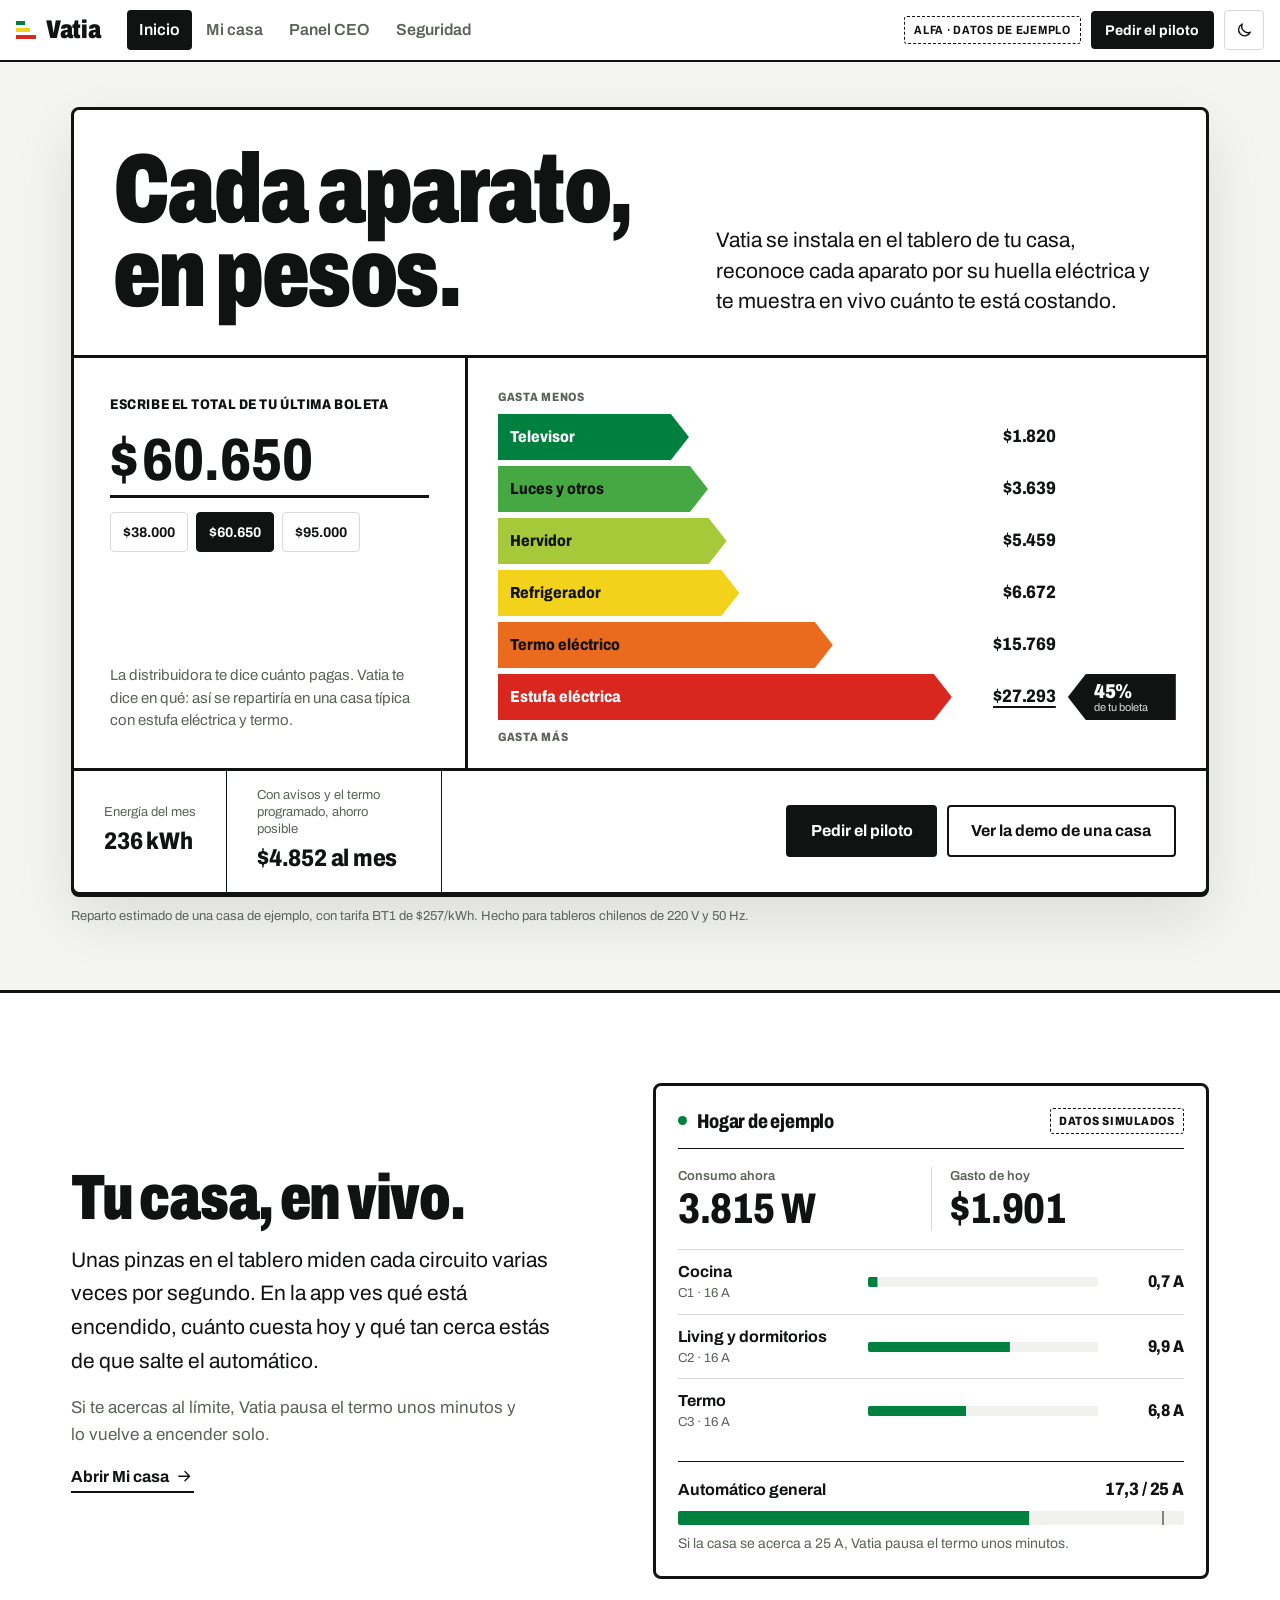
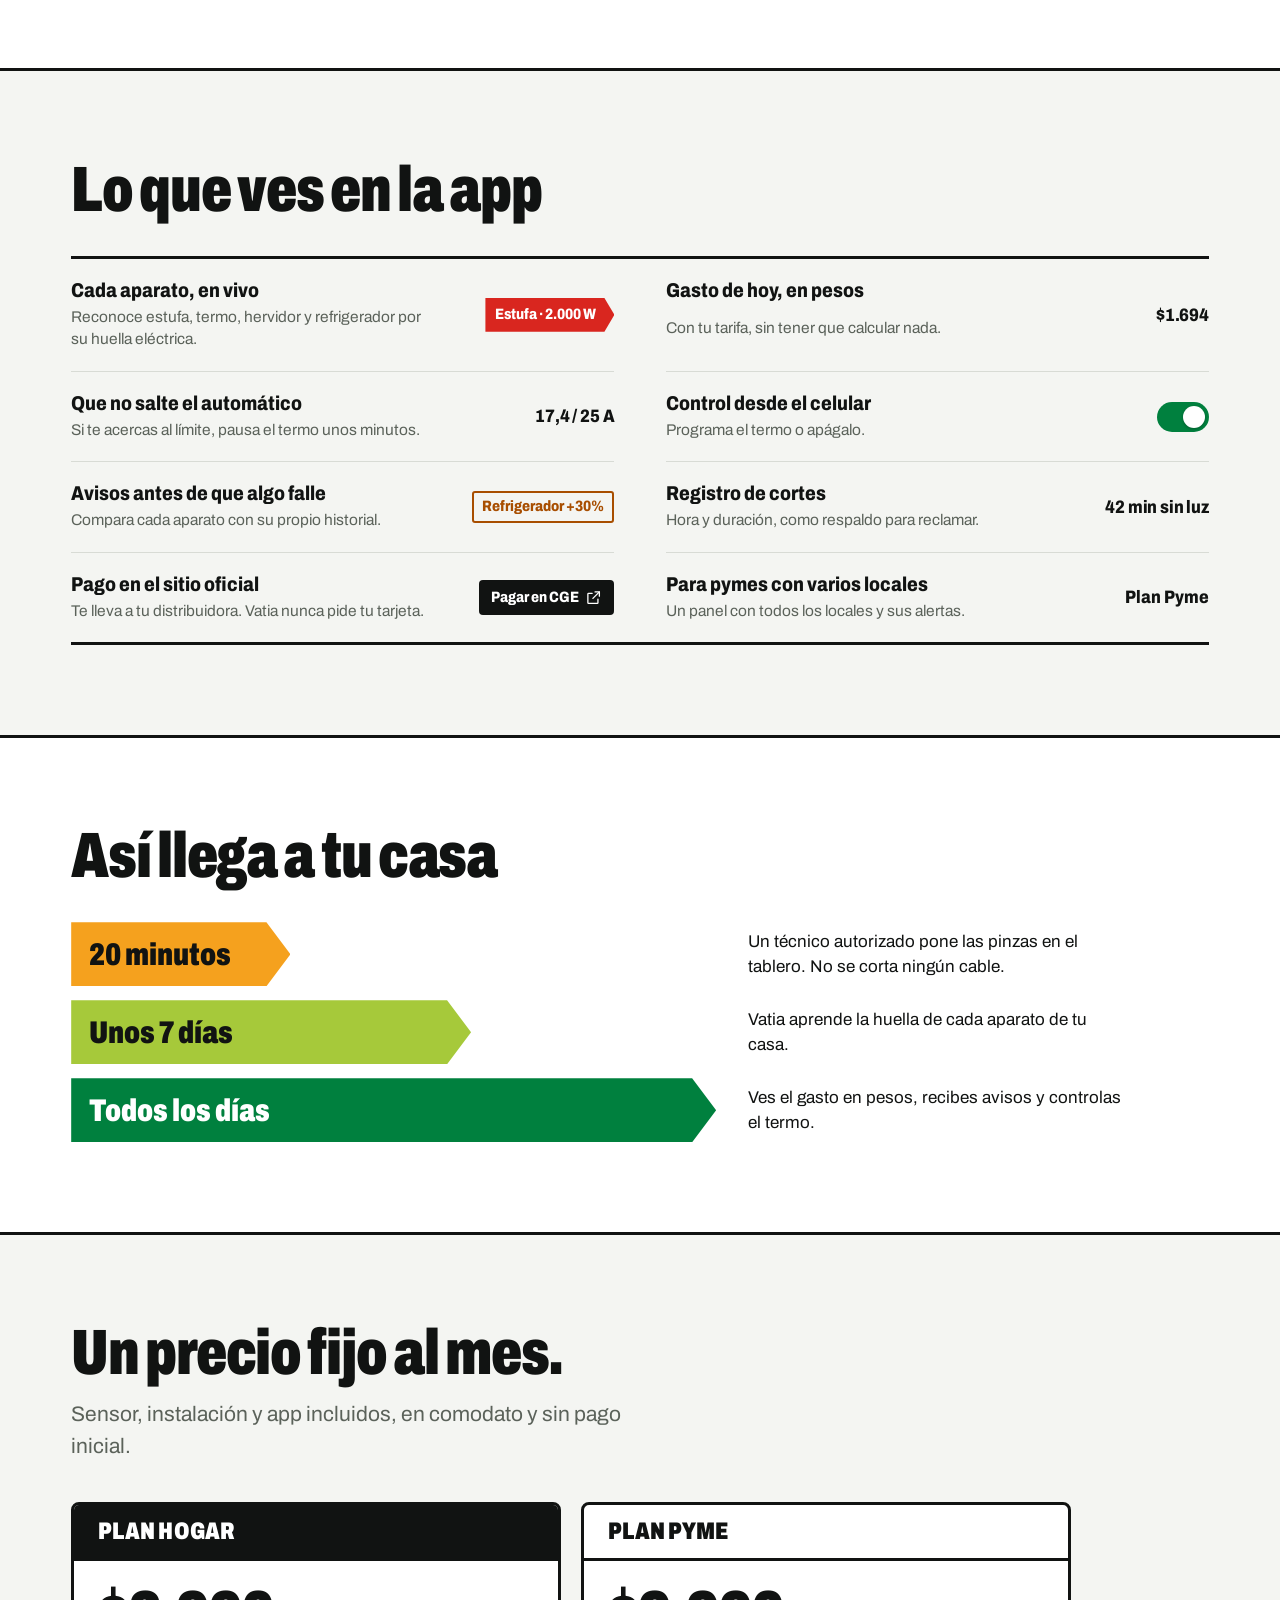
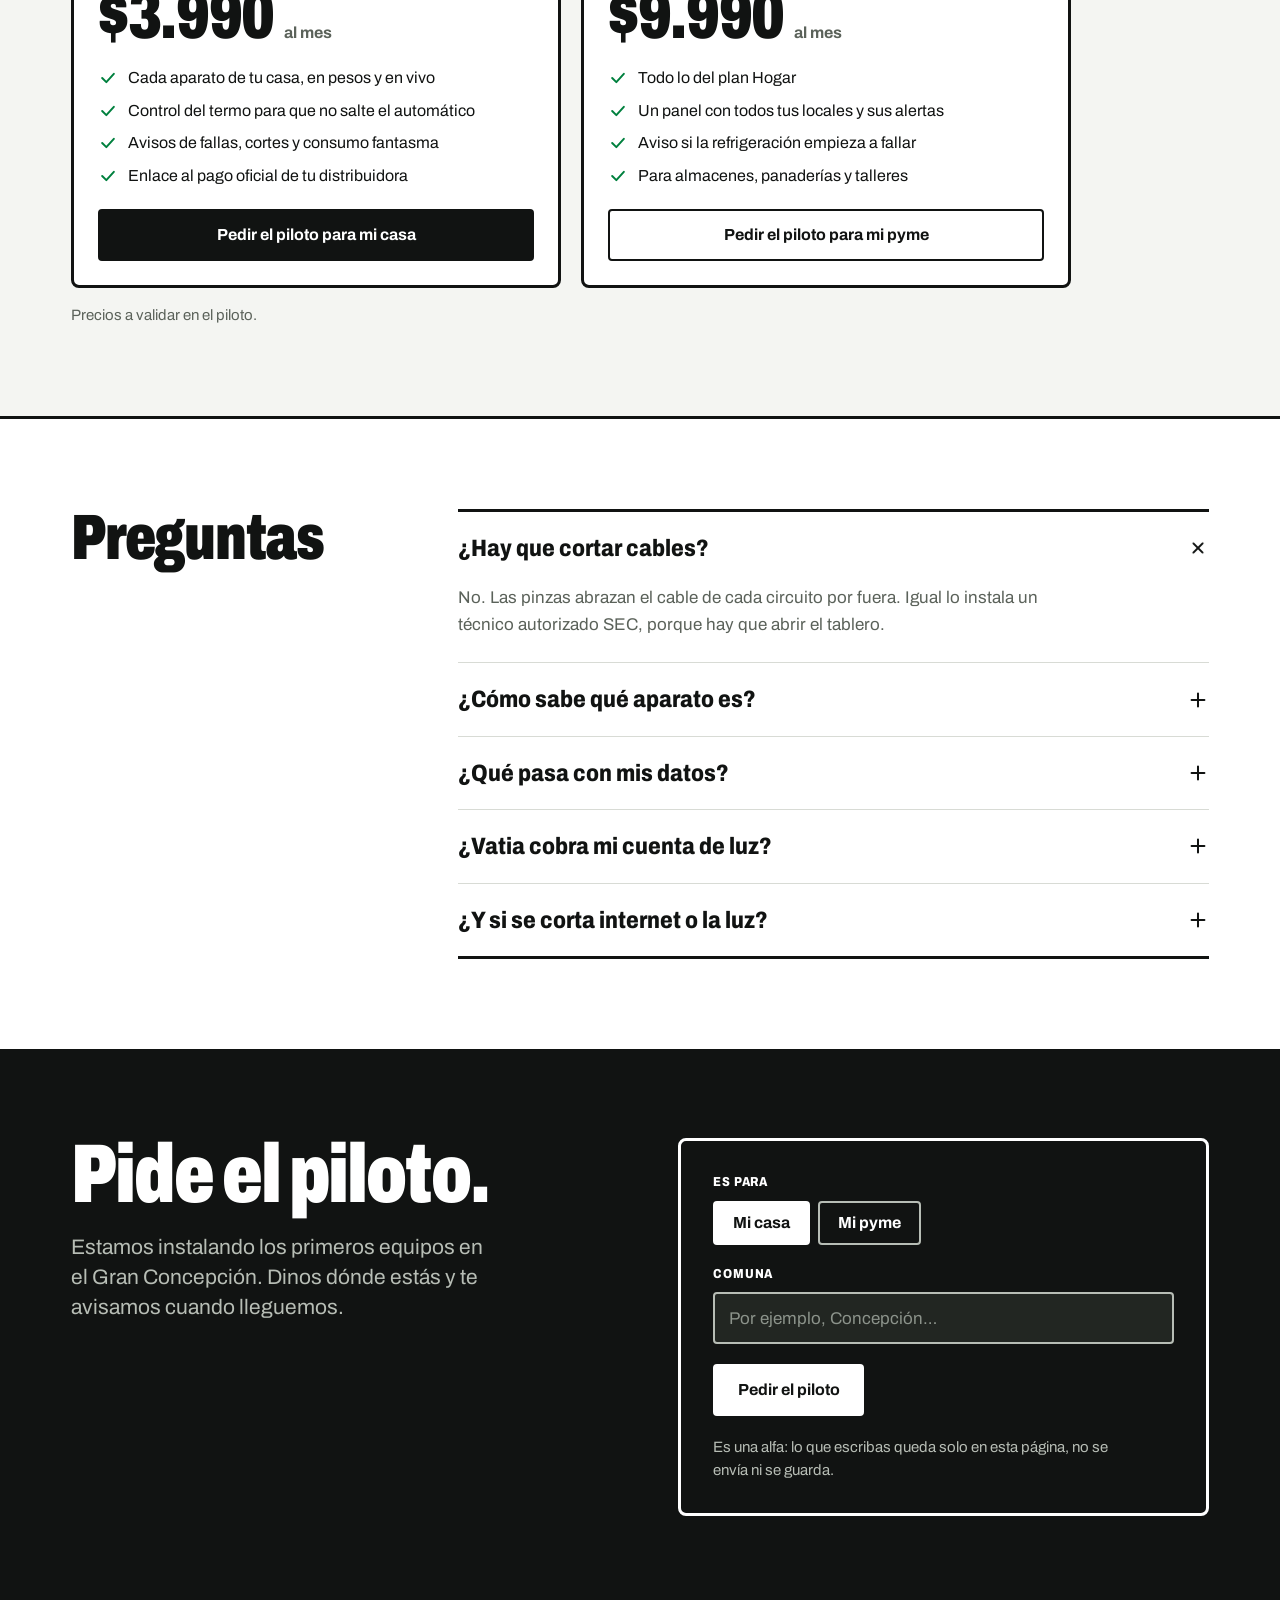
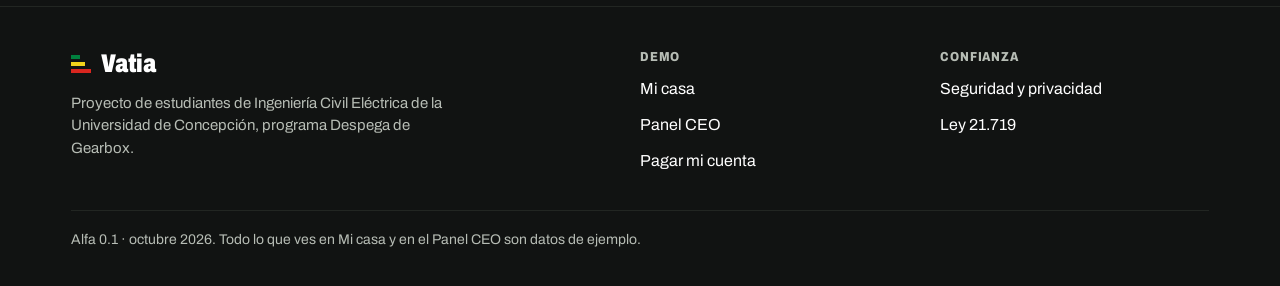
<file: index.html>
<!doctype html>
<html lang="es-CL">
<head>
<meta charset="utf-8">
<meta name="viewport" content="width=device-width, initial-scale=1, viewport-fit=cover">
<title>Vatia · Cada aparato de tu casa, en pesos</title>
<meta name="description" content="Vatia: un sensor en el tablero que reconoce cada aparato de tu casa y te dice cuánto cuesta, en pesos y en vivo.">
<meta name="theme-color" content="#FFFFFF" media="(prefers-color-scheme: light)">
<meta name="theme-color" content="#101211" media="(prefers-color-scheme: dark)">
<link rel="canonical" href="https://vatia.cl/">
<link rel="icon" href="assets/favicon.svg" type="image/svg+xml">
<meta property="og:type" content="website">
<meta property="og:locale" content="es_CL">
<meta property="og:title" content="Vatia · Cada aparato, en pesos">
<meta property="og:description" content="Un sensor en el tablero eléctrico que te muestra cuánto gasta cada aparato, en kW y en pesos, en tiempo real.">
<meta property="og:url" content="https://vatia.cl/">
<script>
  /* Aplica el tema guardado antes de pintar, para que no parpadee. */
  try { var t = JSON.parse(localStorage.getItem('vatia.theme')); if (t === 'light' || t === 'dark') document.documentElement.dataset.theme = t; } catch (e) {}
</script>
<link rel="preconnect" href="https://fonts.googleapis.com">
<link rel="preconnect" href="https://fonts.gstatic.com" crossorigin>
<link rel="stylesheet" href="https://fonts.googleapis.com/css2?family=Archivo:wdth,wght@62..125,400..900&display=swap">
<link rel="stylesheet" href="assets/styles.css">
</head>
<body>
<a class="skip" href="#contenido">Saltar al contenido</a>

<header class="topbar">
  <div class="topbar-in">
    <a class="wordmark" href="#inicio" aria-label="Vatia, inicio" translate="no"><svg class="mark" viewBox="0 0 22 18" aria-hidden="true"><rect x="0" y="0" width="9" height="4" fill="var(--e1)"/><rect x="0" y="7" width="14" height="4" fill="var(--e4)"/><rect x="0" y="14" width="20" height="4" fill="var(--e7)"/></svg>Vatia</a>
    <nav class="mainnav" aria-label="Secciones">
      <a href="#inicio" data-route="inicio"><svg class="i" data-icon="home"></svg>Inicio</a>
      <a href="#casa" data-route="casa"><svg class="i" data-icon="bolt"></svg>Mi casa</a>
      <a href="#ceo" data-route="ceo"><svg class="i" data-icon="grid"></svg>Panel CEO</a>
      <a href="#seguridad" data-route="seguridad"><svg class="i" data-icon="shield"></svg>Seguridad</a>
    </nav>
    <div class="topbar-end">
      <span class="alpha-tag" title="Versión alfa: todo lo que ves son datos de ejemplo">Alfa · datos de ejemplo</span>
      <a class="btn btn-primary btn-small top-cta" href="#piloto">Pedir el piloto</a>
      <button class="iconbtn" id="themeBtn" type="button" aria-label="Cambiar tema"><svg class="i" data-icon="moon"></svg></button>
    </div>
  </div>
</header>

<div id="contenido" tabindex="-1"></div>

<!-- ===================== INICIO ===================== -->
<main class="view" id="view-inicio" data-view="inicio">

  <section class="hero" aria-labelledby="hero-h">
    <div class="wrap">
      <article class="label">
        <header class="label-top">
          <h1 id="hero-h">Cada aparato,<br> en pesos.</h1>
          <p class="label-lead">Vatia se instala en el tablero de tu casa, reconoce cada aparato por su huella eléctrica y te muestra en vivo cuánto te está costando.</p>
        </header>

        <div class="label-body">
          <div class="bill-in">
            <label for="billInput">Escribe el total de tu última boleta</label>
            <div class="bill-total"><span aria-hidden="true">$</span><input id="billInput" inputmode="numeric" autocomplete="off" value="60.650" aria-describedby="billNote"></div>
            <div class="bill-chips" role="group" aria-label="Ejemplos de boleta">
              <button type="button" data-bill="38000" aria-pressed="false">$38.000</button>
              <button type="button" data-bill="60650" aria-pressed="true">$60.650</button>
              <button type="button" data-bill="95000" aria-pressed="false">$95.000</button>
            </div>
            <p class="bill-note" id="billNote">La distribuidora te dice cuánto pagas. Vatia te dice en qué: así se repartiría en una casa típica con estufa eléctrica y termo.</p>
          </div>

          <div class="scale-wrap">
            <p class="scale-end">Gasta menos</p>
            <div class="scale" id="bdScale" role="list" aria-label="Reparto de tu boleta por aparato"></div>
            <p class="scale-end">Gasta más</p>
          </div>
        </div>

        <footer class="label-foot">
          <div class="lf-fact"><span>Energía del mes</span><b class="num" id="bdKwh">236 kWh</b></div>
          <div class="lf-fact"><span>Con avisos y el termo programado, ahorro posible</span><b class="num" id="bdSave">$4.852 al mes</b></div>
          <div class="lf-cta">
            <a class="btn btn-primary btn-big" href="#piloto">Pedir el piloto</a>
            <a class="btn btn-line btn-big" href="#casa">Ver la demo de una casa</a>
          </div>
        </footer>
      </article>
      <p class="label-fine">Reparto estimado de una casa de ejemplo, con tarifa BT1 de $257/kWh. Hecho para tableros chilenos de 220 V y 50 Hz.</p>
    </div>
  </section>

  <section class="live" aria-labelledby="live-h">
    <div class="wrap live-in">
      <div class="live-copy">
        <h2 id="live-h">Tu casa, en vivo.</h2>
        <p>Unas pinzas en el tablero miden cada circuito varias veces por segundo. En la app ves qué está encendido, cuánto cuesta hoy y qué tan cerca estás de que salte el automático.</p>
        <p>Si te acercas al límite, Vatia pausa el termo unos minutos y lo vuelve a encender solo.</p>
        <a class="link-arrow" href="#casa">Abrir Mi casa <svg class="i" data-icon="arrow"></svg></a>
      </div>
      <div class="live-card" aria-labelledby="lc-h">
        <div class="lc-head">
          <h3 id="lc-h"><span class="live-dot" aria-hidden="true"></span>Hogar de ejemplo</h3>
          <span class="lc-tag">Datos simulados</span>
        </div>
        <div class="lc-figs">
          <div><span>Consumo ahora</span><b class="num" id="hNow">0 W</b></div>
          <div><span>Gasto de hoy</span><b class="num" id="hToday">$0</b></div>
        </div>
        <ul class="lc-circ" id="hCirc" aria-label="Circuitos del tablero"></ul>
        <div class="lc-amp">
          <div class="lc-amp-row"><span>Automático general</span><b class="num" id="hAmp">0 / 25 A</b></div>
          <div class="ampbar"><i id="hAmpBar"></i><u aria-hidden="true"></u></div>
          <p id="hAmpNote">Si la casa se acerca a 25 A, Vatia pausa el termo unos minutos.</p>
        </div>
      </div>
    </div>
  </section>

  <section class="spec" aria-labelledby="spec-h">
    <div class="wrap">
      <h2 id="spec-h">Lo que ves en la app</h2>
      <dl class="spec-list">
        <div><dt>Cada aparato, en vivo</dt><dd>Reconoce estufa, termo, hervidor y refrigerador por su huella eléctrica.</dd><dd class="spec-v"><span class="chip-on">Estufa · 2.000 W</span></dd></div>
        <div><dt>Gasto de hoy, en pesos</dt><dd>Con tu tarifa, sin tener que calcular nada.</dd><dd class="spec-v num big">$1.694</dd></div>
        <div><dt>Que no salte el automático</dt><dd>Si te acercas al límite, pausa el termo unos minutos.</dd><dd class="spec-v num">17,4 / 25 A</dd></div>
        <div><dt>Control desde el celular</dt><dd>Programa el termo o apágalo.</dd><dd class="spec-v"><span class="toggle-art" aria-hidden="true"></span></dd></div>
        <div><dt>Avisos antes de que algo falle</dt><dd>Compara cada aparato con su propio historial.</dd><dd class="spec-v"><span class="warn-tag">Refrigerador +30%</span></dd></div>
        <div><dt>Registro de cortes</dt><dd>Hora y duración, como respaldo para reclamar.</dd><dd class="spec-v num">42 min sin luz</dd></div>
        <div><dt>Pago en el sitio oficial</dt><dd>Te lleva a tu distribuidora. Vatia nunca pide tu tarjeta.</dd><dd class="spec-v"><span class="pay-art">Pagar en CGE <svg class="i" data-icon="external"></svg></span></dd></div>
        <div><dt>Para pymes con varios locales</dt><dd>Un panel con todos los locales y sus alertas.</dd><dd class="spec-v">Plan Pyme</dd></div>
      </dl>
    </div>
  </section>

  <section class="how" aria-labelledby="how-h">
    <div class="wrap">
      <h2 id="how-h">Así llega a tu casa</h2>
      <ol class="steps">
        <li><span class="stepbar" style="--w:34%;--c:var(--e5)"><b>20 minutos</b></span><p>Un técnico autorizado pone las pinzas en el tablero. No se corta ningún cable.</p></li>
        <li><span class="stepbar" style="--w:62%;--c:var(--e3)"><b>Unos 7 días</b></span><p>Vatia aprende la huella de cada aparato de tu casa.</p></li>
        <li><span class="stepbar" style="--w:100%;--c:var(--e1)"><b>Todos los días</b></span><p>Ves el gasto en pesos, recibes avisos y controlas el termo.</p></li>
      </ol>
    </div>
  </section>

  <section class="pricing" id="precios" aria-labelledby="price-h">
    <div class="wrap">
      <h2 id="price-h">Un precio fijo al mes.</h2>
      <p class="price-lead">Sensor, instalación y app incluidos, en comodato y sin pago inicial.</p>
      <div class="plans">
        <article class="plan plan-main" aria-labelledby="plan-hogar">
          <h3 id="plan-hogar">Plan Hogar</h3>
          <p class="plan-price"><b class="num">$3.990</b><span>al mes</span></p>
          <ul>
            <li><svg class="i" data-icon="check"></svg>Cada aparato de tu casa, en pesos y en vivo</li>
            <li><svg class="i" data-icon="check"></svg>Control del termo para que no salte el automático</li>
            <li><svg class="i" data-icon="check"></svg>Avisos de fallas, cortes y consumo fantasma</li>
            <li><svg class="i" data-icon="check"></svg>Enlace al pago oficial de tu distribuidora</li>
          </ul>
          <a class="btn btn-primary btn-big" href="#piloto" data-plan="Hogar">Pedir el piloto para mi casa</a>
        </article>
        <article class="plan" aria-labelledby="plan-pyme">
          <h3 id="plan-pyme">Plan Pyme</h3>
          <p class="plan-price"><b class="num">$9.990</b><span>al mes</span></p>
          <ul>
            <li><svg class="i" data-icon="check"></svg>Todo lo del plan Hogar</li>
            <li><svg class="i" data-icon="check"></svg>Un panel con todos tus locales y sus alertas</li>
            <li><svg class="i" data-icon="check"></svg>Aviso si la refrigeración empieza a fallar</li>
            <li><svg class="i" data-icon="check"></svg>Para almacenes, panaderías y talleres</li>
          </ul>
          <a class="btn btn-line btn-big" href="#piloto" data-plan="Pyme">Pedir el piloto para mi pyme</a>
        </article>
      </div>
      <p class="price-note">Precios a validar en el piloto.</p>
    </div>
  </section>

  <section class="faq" aria-labelledby="faq-h">
    <div class="wrap faq-in">
      <h2 id="faq-h">Preguntas</h2>
      <div class="faq-list">
        <details open><summary>¿Hay que cortar cables?<svg class="i" data-icon="plus"></svg></summary><p>No. Las pinzas abrazan el cable de cada circuito por fuera. Igual lo instala un técnico autorizado SEC, porque hay que abrir el tablero.</p></details>
        <details><summary>¿Cómo sabe qué aparato es?<svg class="i" data-icon="plus"></svg></summary><p>Cada aparato tiene una huella eléctrica: cuánto consume, cómo parte y la forma de su corriente. Un hervidor salta de golpe a 2.000 W; un televisor gasta poco, pero con una corriente distinta. Vatia aprende las huellas de tu casa en la primera semana.</p></details>
        <details><summary>¿Qué pasa con mis datos?<svg class="i" data-icon="plus"></svg></summary><p>Tu consumo dice cuándo hay gente en casa, así que lo tratamos como dato sensible: cifrado, solo tú ves el detalle y nunca se vende. Lo explicamos completo en <a href="#seguridad">Seguridad</a>.</p></details>
        <details><summary>¿Vatia cobra mi cuenta de luz?<svg class="i" data-icon="plus"></svg></summary><p>No. Te muestra cuánto vas a pagar y te lleva al sitio oficial de tu distribuidora para pagar. Vatia nunca te va a pedir datos de tu tarjeta.</p></details>
        <details><summary>¿Y si se corta internet o la luz?<svg class="i" data-icon="plus"></svg></summary><p>El equipo guarda las mediciones y las envía cuando vuelve la conexión. Si se corta la luz, registra la hora y la duración del corte.</p></details>
      </div>
    </div>
  </section>

  <section class="cta" id="piloto" aria-labelledby="cta-h">
    <div class="wrap cta-in">
      <div>
        <h2 id="cta-h">Pide el piloto.</h2>
        <p class="cta-lead">Estamos instalando los primeros equipos en el Gran Concepción. Dinos dónde estás y te avisamos cuando lleguemos.</p>
      </div>
      <form id="ctaForm" class="cta-form" novalidate>
        <fieldset class="seg">
          <legend>Es para</legend>
          <label><input type="radio" name="tipo" value="Hogar" checked><span>Mi casa</span></label>
          <label><input type="radio" name="tipo" value="Pyme"><span>Mi pyme</span></label>
        </fieldset>
        <div class="fld">
          <label for="comuna">Comuna</label>
          <input id="comuna" name="comuna" list="comunas" placeholder="Por ejemplo, Concepción…" spellcheck="false" autocomplete="address-level2" aria-describedby="ctaAfter">
          <datalist id="comunas"><option value="Concepción"><option value="San Pedro de la Paz"><option value="Talcahuano"><option value="Chiguayante"><option value="Hualpén"><option value="Penco"><option value="Coronel"><option value="Los Ángeles"></datalist>
        </div>
        <button class="btn btn-invert btn-big" type="submit">Pedir el piloto</button>
        <p class="after" id="ctaAfter" aria-live="polite">Es una alfa: lo que escribas queda solo en esta página, no se envía ni se guarda.</p>
      </form>
    </div>
  </section>

  <footer class="foot">
    <div class="wrap foot-in">
      <div class="foot-brand">
        <a class="wordmark" href="#inicio" translate="no"><svg class="mark" viewBox="0 0 22 18" aria-hidden="true"><rect x="0" y="0" width="9" height="4" fill="var(--e1)"/><rect x="0" y="7" width="14" height="4" fill="var(--e4)"/><rect x="0" y="14" width="20" height="4" fill="var(--e7)"/></svg>Vatia</a>
        <p>Proyecto de estudiantes de Ingeniería Civil Eléctrica de la Universidad de Concepción, programa Despega de Gearbox.</p>
      </div>
      <nav aria-label="Demo">
        <h2>Demo</h2>
        <a href="#casa">Mi casa</a><a href="#ceo">Panel CEO</a><a href="#casa-pagar">Pagar mi cuenta</a>
      </nav>
      <nav aria-label="Confianza">
        <h2>Confianza</h2>
        <a href="#seguridad">Seguridad y privacidad</a><a href="https://www.bcn.cl/balance-legislativo/detalle/ficha_LEY_21719_2024-12-13" target="_blank" rel="noopener">Ley 21.719</a>
      </nav>
      <p class="foot-note">Alfa 0.1 · octubre 2026. Todo lo que ves en Mi casa y en el Panel CEO son datos de ejemplo.</p>
    </div>
  </footer>
</main>

<!-- ===================== MI CASA ===================== -->
<main class="view" id="view-casa" data-view="casa" hidden>
  <div class="app">
    <nav class="rail" role="tablist" aria-label="Mi casa" id="casaRail">
      <div class="who"><b>Hogar de ejemplo</b><span>Concepción · CGE · plan Hogar</span></div>
      <button role="tab" data-pane="resumen" aria-selected="true"><svg class="i" data-icon="gauge"></svg>Resumen</button>
      <button role="tab" data-pane="aparatos" aria-selected="false"><svg class="i" data-icon="plug"></svg>Aparatos</button>
      <button role="tab" data-pane="ahorro" aria-selected="false"><svg class="i" data-icon="leaf"></svg>Ahorro</button>
      <button role="tab" data-pane="avisos" aria-selected="false"><svg class="i" data-icon="bell"></svg>Avisos <span class="badge" id="unreadBadge">3</span></button>
      <button role="tab" data-pane="pagar" aria-selected="false"><svg class="i" data-icon="card"></svg>Pagar</button>
      <button role="tab" data-pane="ajustes" aria-selected="false"><svg class="i" data-icon="sliders"></svg>Ajustes</button>
      <div class="rail-foot">Simulación en vivo. 1 segundo aquí son 30 segundos reales.</div>
    </nav>
    <div class="work" id="casaWork"></div>
  </div>
</main>

<!-- ===================== PANEL CEO ===================== -->
<main class="view" id="view-ceo" data-view="ceo" hidden>
  <div class="app">
    <nav class="rail" role="tablist" aria-label="Panel CEO" id="ceoRail">
      <div class="who"><b>Operación Vatia</b><span>Piloto Gran Concepción</span></div>
      <button role="tab" data-pane="general" aria-selected="true"><svg class="i" data-icon="grid"></svg>General</button>
      <button role="tab" data-pane="clientes" aria-selected="false"><svg class="i" data-icon="users"></svg>Clientes</button>
      <button role="tab" data-pane="equipos" aria-selected="false"><svg class="i" data-icon="cpu"></svg>Equipos</button>
      <button role="tab" data-pane="negocio" aria-selected="false"><svg class="i" data-icon="chart"></svg>Negocio</button>
      <div class="rail-foot">Clientes seudonimizados. Datos de ejemplo.</div>
    </nav>
    <div class="work" id="ceoWork"></div>
  </div>
</main>

<!-- ===================== SEGURIDAD ===================== -->
<main class="view" id="view-seguridad" data-view="seguridad" hidden>
  <div class="doc">
    <nav class="doc-toc" aria-label="En esta página">
      <a href="#seguridad" data-jump="s-datos">Qué datos usamos</a>
      <a href="#seguridad" data-jump="s-no">Lo que nunca hacemos</a>
      <a href="#seguridad" data-jump="s-como">Cómo los protegemos</a>
      <a href="#seguridad" data-jump="s-derechos">Tus derechos</a>
      <a href="#seguridad" data-jump="s-pagos">Pagos</a>
      <a href="#seguridad" data-jump="s-alfa">Esta alfa</a>
      <a href="#seguridad" data-jump="s-beta">Camino a la beta</a>
    </nav>
    <article>
      <h1>Seguridad y privacidad</h1>
      <p class="lede">El consumo eléctrico de una casa dice a qué hora despiertas, cuándo sales y cuándo no hay nadie. Por eso en Vatia lo tratamos como un dato sensible desde el primer día.</p>
      <ul class="promise">
        <li><svg class="i" data-icon="lock"></svg><span><b>Cifrado</b> del tablero a la nube y guardado.</span></li>
        <li><svg class="i" data-icon="users"></svg><span><b>Solo tú</b> ves el detalle de tu casa.</span></li>
        <li><svg class="i" data-icon="card"></svg><span><b>Nunca</b> pedimos datos de tu tarjeta.</span></li>
        <li><svg class="i" data-icon="shield"></svg><span>Diseñado para cumplir la <b>Ley 21.719</b>.</span></li>
      </ul>
      <details class="toc-m">
        <summary>En esta página<svg class="i" data-icon="plus"></svg></summary>
        <nav aria-label="En esta página (celular)">
          <a href="#seguridad" data-jump="s-datos">Qué datos usamos</a>
          <a href="#seguridad" data-jump="s-no">Lo que nunca hacemos</a>
          <a href="#seguridad" data-jump="s-como">Cómo los protegemos</a>
          <a href="#seguridad" data-jump="s-derechos">Tus derechos</a>
          <a href="#seguridad" data-jump="s-pagos">Pagos</a>
          <a href="#seguridad" data-jump="s-alfa">Esta alfa</a>
          <a href="#seguridad" data-jump="s-beta">Camino a la beta</a>
        </nav>
      </details>

      <h2 id="s-datos">Qué datos usamos</h2>
      <ul>
        <li><b>Mediciones del tablero:</b> corriente y voltaje de cada circuito, varias veces por segundo.</li>
        <li><b>Lo que la app deduce:</b> qué aparato se encendió, cuánto consumió y cuánto cuesta.</li>
        <li><b>Datos de la cuenta:</b> nombre, comuna, distribuidora y tarifa, para calcular en pesos.</li>
        <li><b>Tus ajustes:</b> metas de gasto, circuitos protegidos y cómo quieres recibir avisos.</li>
      </ul>
      <p>No usamos cámaras, micrófonos ni tu ubicación. El equipo mide electricidad y nada más.</p>

      <h2 id="s-no">Lo que nunca hacemos</h2>
      <ul>
        <li>Vender o arrendar tus datos a nadie.</li>
        <li>Pedirte datos de tarjetas o cuentas bancarias.</li>
        <li>Mostrar tu nombre en el panel interno sin un motivo y un permiso.</li>
        <li>Apagar un circuito que marcaste como protegido, como el del refrigerador.</li>
      </ul>

      <h2 id="s-como">Cómo los protegemos</h2>
      <ul>
        <li><b>Cifrado:</b> los datos viajan cifrados del tablero a la nube (TLS) y se guardan cifrados.</li>
        <li><b>Cada uno ve lo suyo:</b> un cliente solo ve su casa. El equipo de Vatia ve códigos de cliente (por ejemplo VT-014), no nombres.</li>
        <li><b>Mínimo acceso:</b> solo soporte puede ver datos de contacto, y cada consulta queda registrada.</li>
        <li><b>Inicio de sesión seguro:</b> con doble verificación obligatoria para el equipo de Vatia.</li>
        <li><b>Retención limitada:</b> el detalle segundo a segundo se resume después de 90 días. Los totales diarios se guardan para comparar meses.</li>
        <li><b>El control es local primero:</b> si se pierde internet, el equipo nunca deja un circuito apagado.</li>
      </ul>

      <h2 id="s-derechos">Tus derechos</h2>
      <p>Desde el 1 de diciembre de 2026 rige en Chile la Ley 21.719 de protección de datos personales. Vatia se diseña para cumplirla desde el comienzo. Puedes pedir en cualquier momento:</p>
      <ul>
        <li><b>Acceso:</b> ver todos los datos que tenemos de ti.</li>
        <li><b>Rectificación:</b> corregir lo que esté mal.</li>
        <li><b>Supresión:</b> borrar tu cuenta y tus mediciones.</li>
        <li><b>Oposición y bloqueo:</b> frenar un uso de tus datos que no aceptes.</li>
        <li><b>Portabilidad:</b> descargar tus mediciones en un formato abierto.</li>
      </ul>

      <h2 id="s-pagos">Pagos</h2>
      <p>Vatia no cobra tu cuenta de luz. El botón "Pagar" te lleva al sitio oficial de tu distribuidora y te muestra su dirección antes de salir. Si alguien te escribe a nombre de Vatia pidiendo un pago o tu tarjeta, no somos nosotros.</p>

      <h2 id="s-alfa">Esta alfa</h2>
      <p>Lo que estás viendo es una demostración. Todo lo que aparece en Mi casa y en el Panel CEO son datos de ejemplo generados para la demo: no hay clientes reales detrás.</p>
      <ul>
        <li>No hay inicio de sesión ni cuentas.</li>
        <li>El formulario del piloto no envía ni guarda lo que escribes.</li>
        <li>Tus ajustes de la demo (tema, tarifa, meta) quedan solo en tu navegador.</li>
        <li>Los enlaces de pago llevan a los sitios oficiales de cada distribuidora.</li>
      </ul>

      <h2 id="s-beta">Camino a la beta</h2>
      <p>Antes de conectar la primera casa real, esto tiene que estar listo:</p>
      <ul class="status-list" id="betaList"></ul>
      <p class="src">Fuente: <a href="https://www.bcn.cl/balance-legislativo/detalle/ficha_LEY_21719_2024-12-13" target="_blank" rel="noopener">Biblioteca del Congreso Nacional, Ley 21.719</a>.</p>
    </article>
  </div>
</main>

<div class="toasts" id="toasts" aria-live="polite"></div>
<div id="drawerHost"></div>

<script src="assets/data.js"></script>
<script src="assets/app.js"></script>
</body>
</html>
</file>
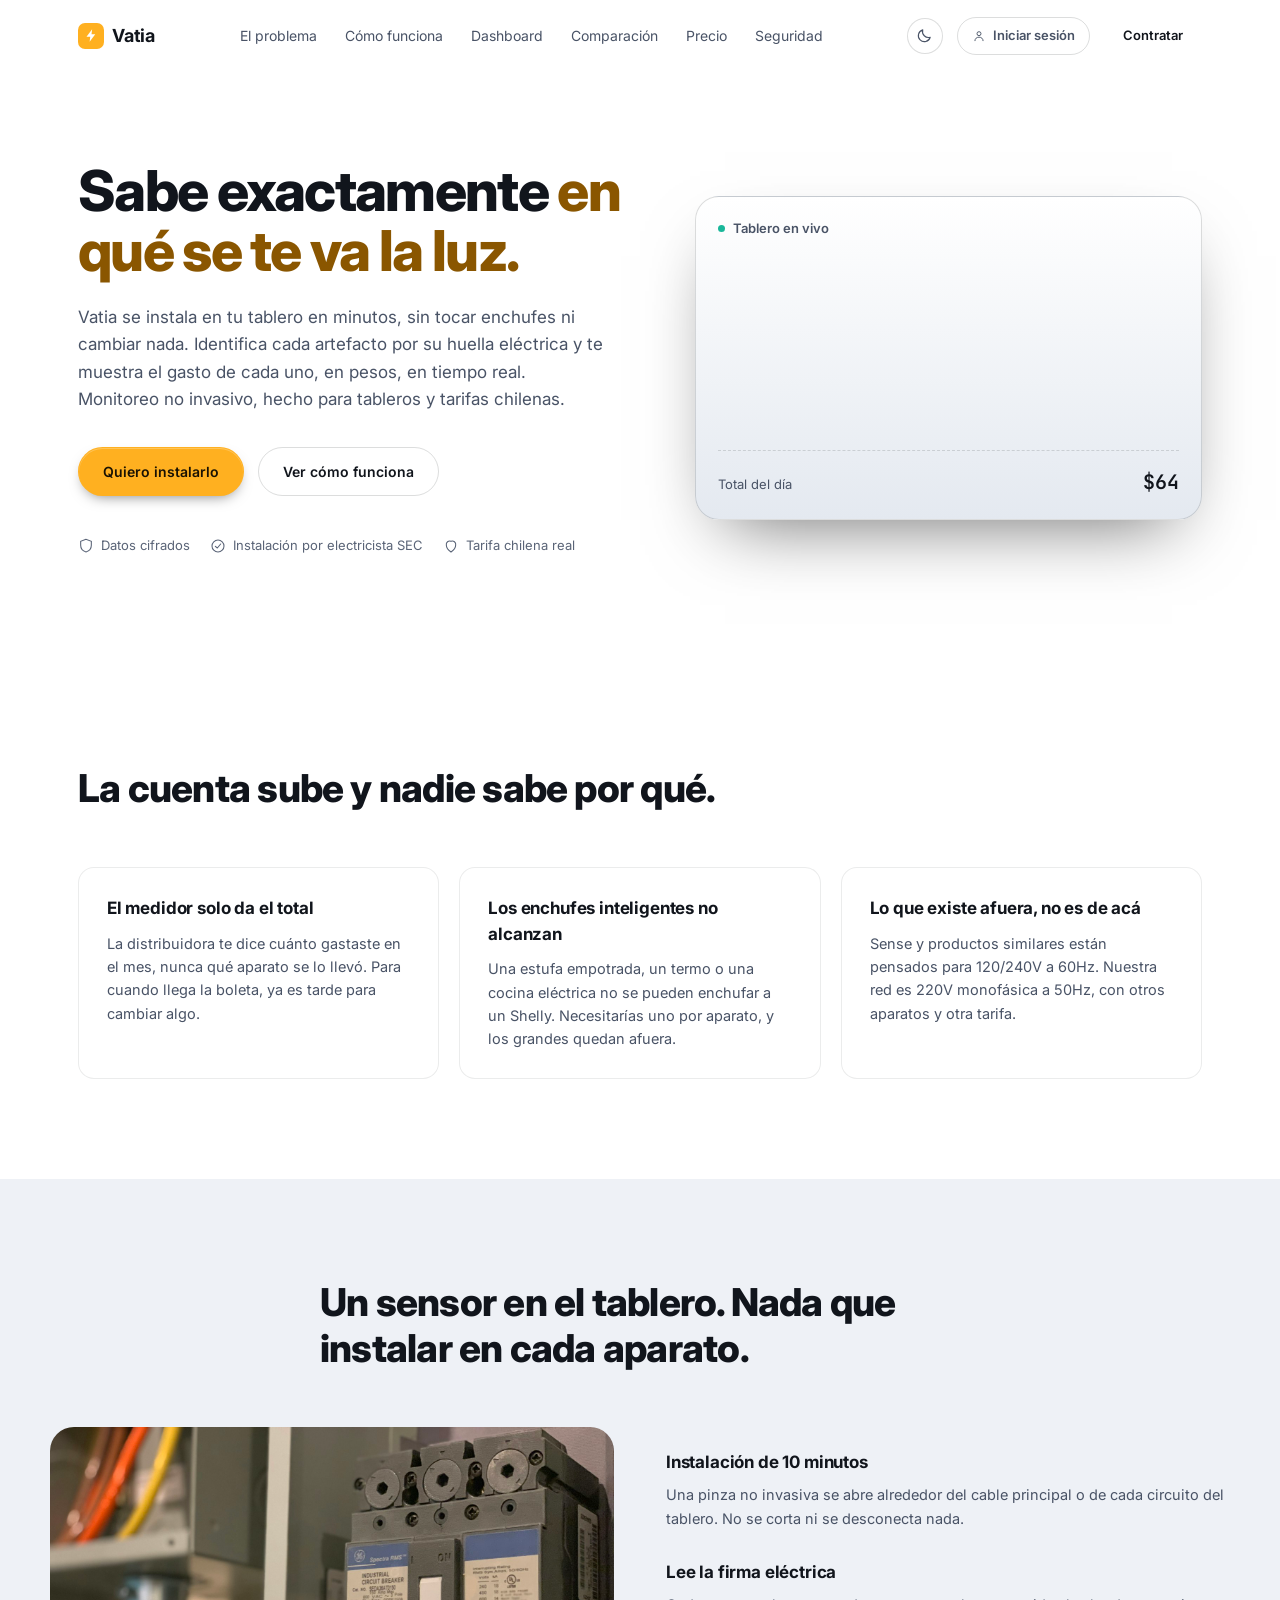
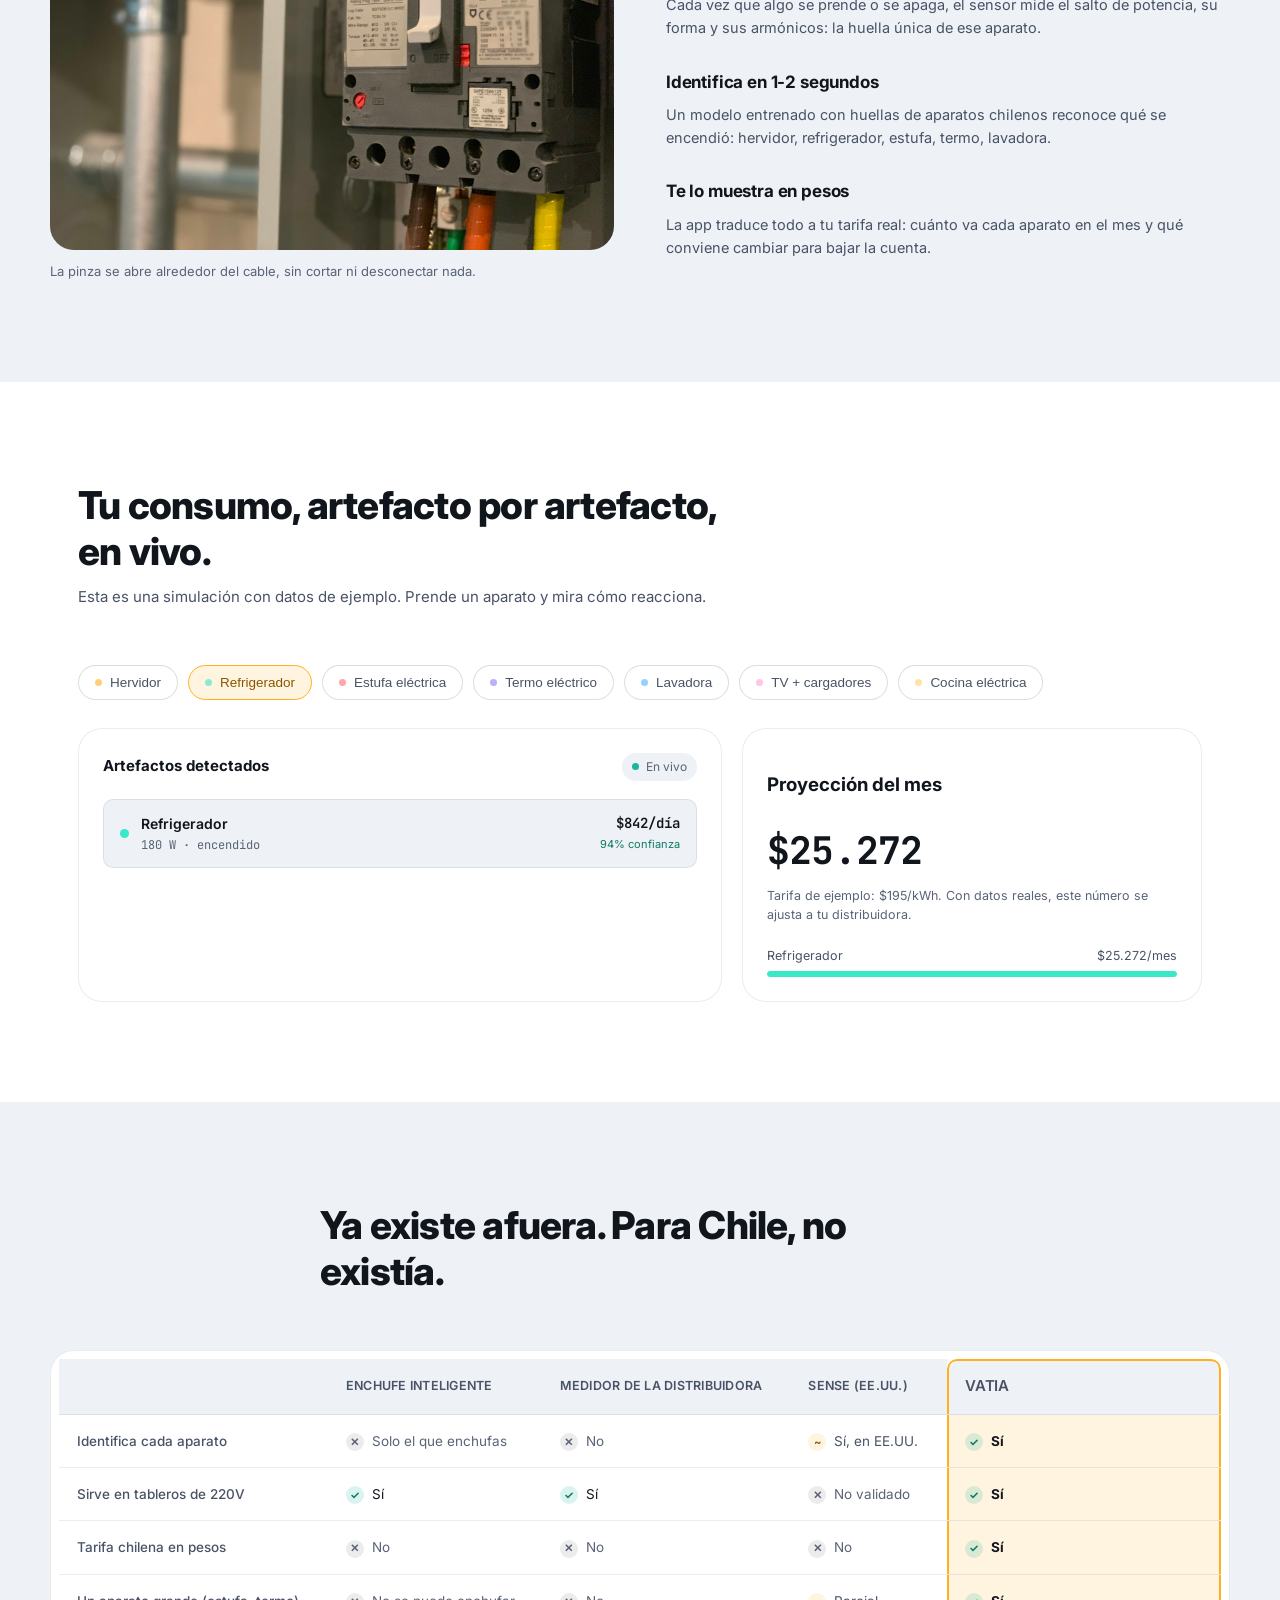
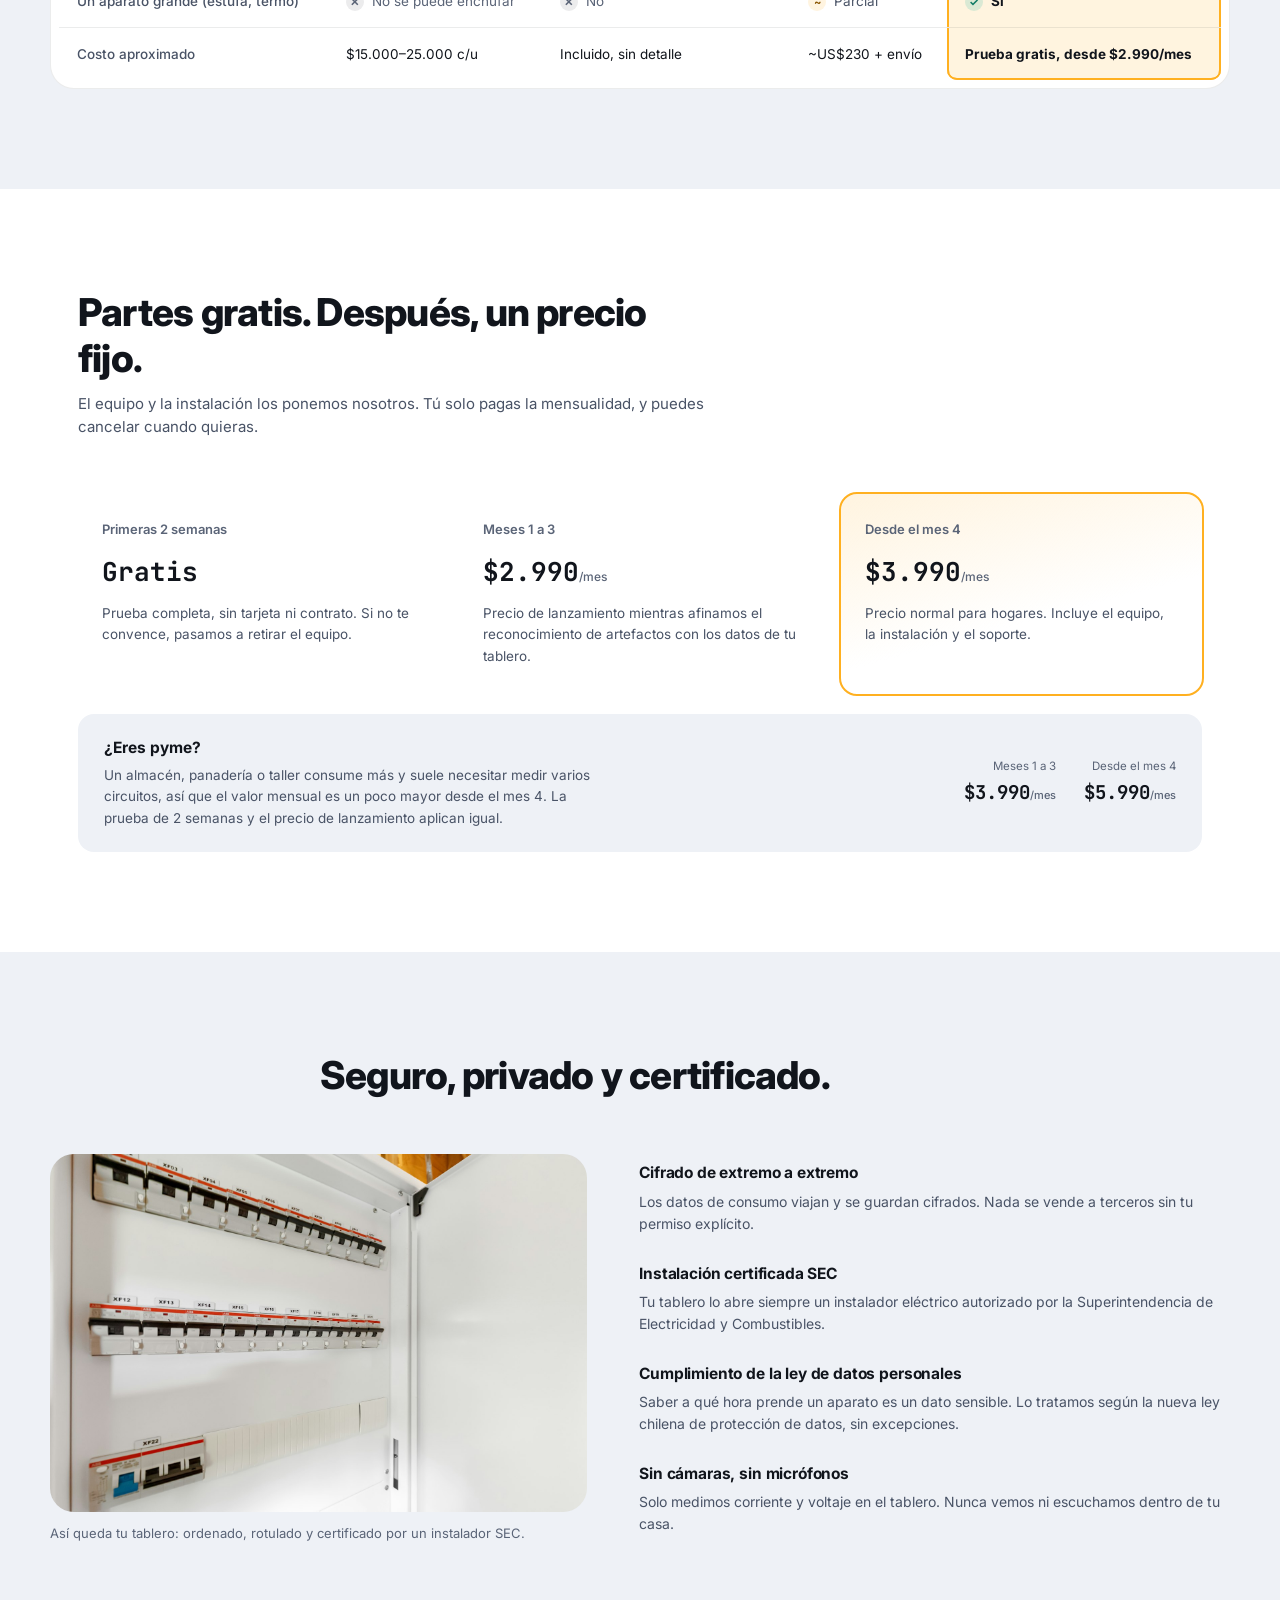
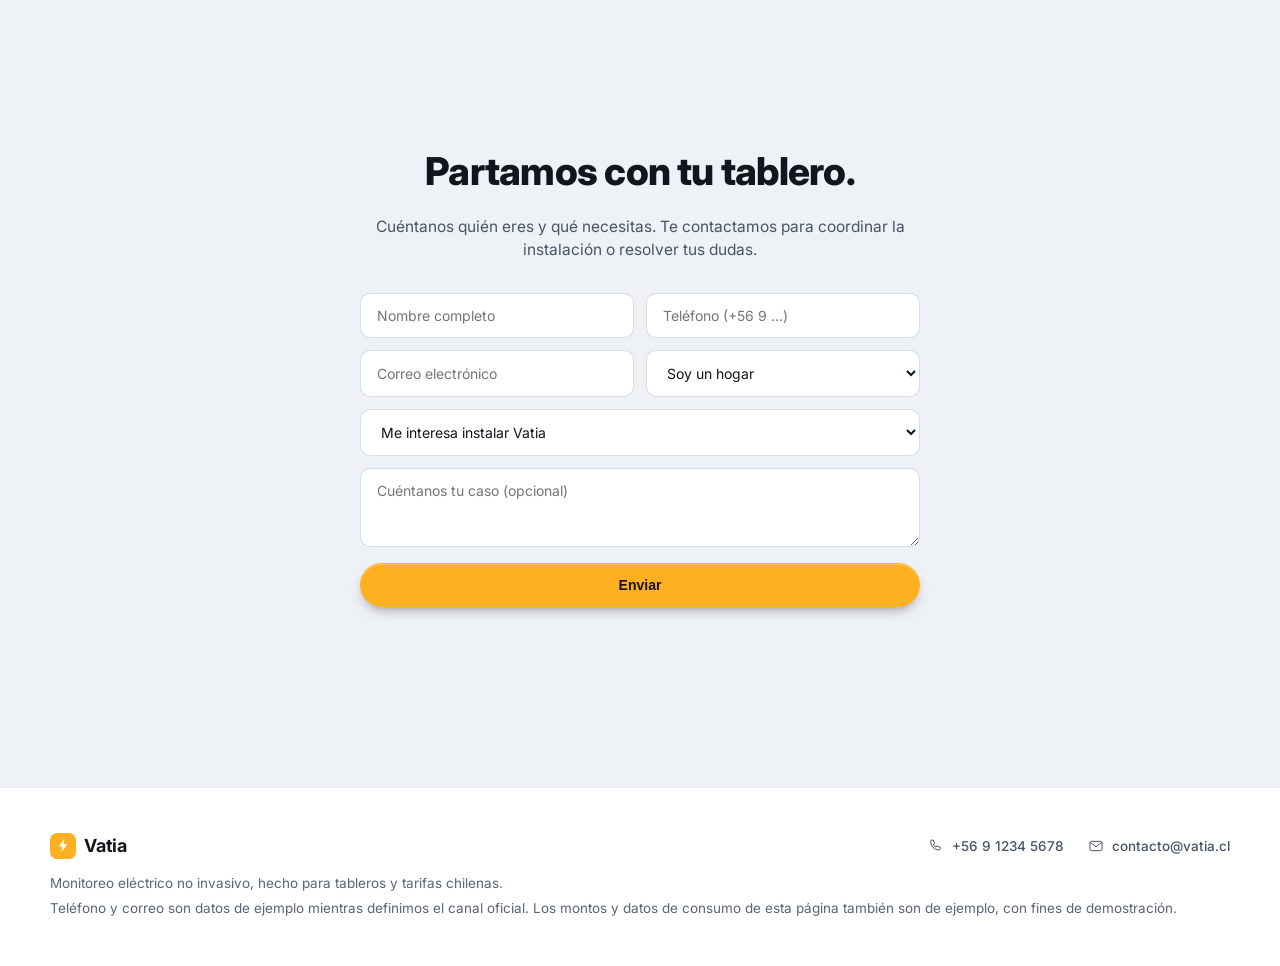
<file: versiones/anterior/index.html>
<!doctype html>
<html lang="es">
<head>
<meta charset="UTF-8" />
<meta name="viewport" content="width=device-width, initial-scale=1.0" />
<title>Vatia — Sabe en qué se te va la luz</title>
<meta name="description" content="Vatia es un sensor no invasivo para tu tablero eléctrico que identifica cada artefacto encendido y te muestra el consumo en pesos, en tiempo real." />
<link rel="preconnect" href="https://fonts.googleapis.com">
<link rel="preconnect" href="https://fonts.gstatic.com" crossorigin>
<link href="https://fonts.googleapis.com/css2?family=Inter:wght@400;500;600;700;800&family=JetBrains+Mono:wght@500;600&display=swap" rel="stylesheet">
<link rel="stylesheet" href="styles.css" />
<script>
(function () {
  var saved = localStorage.getItem("vatia-theme");
  if (saved === "dark") document.documentElement.setAttribute("data-theme", "dark");
})();
</script>
</head>
<body>

<div class="noise" aria-hidden="true"></div>

<header class="nav" id="nav">
  <div class="nav-inner">
    <a href="#top" class="brand">
      <span class="brand-mark" aria-hidden="true">
        <svg viewBox="0 0 24 24" fill="none"><path d="M13 2 4 14h6l-1 8 9-12h-6l1-8Z" fill="currentColor"/></svg>
      </span>
      Vatia
    </a>
    <nav class="nav-links" aria-label="Navegación principal">
      <a href="#problema">El problema</a>
      <a href="#como-funciona">Cómo funciona</a>
      <a href="#dashboard">Dashboard</a>
      <a href="#comparacion">Comparación</a>
      <a href="#precio">Precio</a>
      <a href="#seguridad">Seguridad</a>
    </nav>
    <div class="nav-actions">
      <button type="button" class="theme-toggle" id="themeToggle" aria-label="Cambiar a modo oscuro" aria-pressed="false">
        <svg class="icon-sun" viewBox="0 0 24 24" fill="none"><circle cx="12" cy="12" r="4.2" stroke="currentColor" stroke-width="1.6"/><path d="M12 2.5v2.4M12 19.1v2.4M4.9 4.9l1.7 1.7M17.4 17.4l1.7 1.7M2.5 12h2.4M19.1 12h2.4M4.9 19.1l1.7-1.7M17.4 6.6l1.7-1.7" stroke="currentColor" stroke-width="1.6" stroke-linecap="round"/></svg>
        <svg class="icon-moon" viewBox="0 0 24 24" fill="none"><path d="M20 14.5A8.5 8.5 0 0 1 9.5 4 8.5 8.5 0 1 0 20 14.5Z" stroke="currentColor" stroke-width="1.6" stroke-linejoin="round"/></svg>
      </button>
      <a href="cuenta.html" class="view-switch">
        <svg viewBox="0 0 24 24" fill="none"><circle cx="12" cy="8" r="3.4" stroke="currentColor" stroke-width="1.6"/><path d="M5 20c0-3.6 3.1-6 7-6s7 2.4 7 6" stroke="currentColor" stroke-width="1.6" stroke-linecap="round"/></svg>
        Iniciar sesión
      </a>
      <a href="cuenta.html#crear" class="btn btn-small">Contratar</a>
    </div>
  </div>
</header>

<main id="top">

  <!-- HERO -->
  <section class="hero">
    <div class="hero-inner">
      <h1>Sabe exactamente <span class="accent">en qué se te va la luz.</span></h1>
      <p class="hero-sub">
        Vatia se instala en tu tablero en minutos, sin tocar enchufes ni cambiar nada.
        Identifica cada artefacto por su huella eléctrica y te muestra el gasto de cada uno,
        en pesos, en tiempo real. Monitoreo no invasivo, hecho para tableros y tarifas chilenas.
      </p>
      <div class="hero-cta">
        <a href="cuenta.html#crear" class="btn btn-primary">Quiero instalarlo</a>
        <a href="#como-funciona" class="btn btn-ghost">Ver cómo funciona</a>
      </div>
      <div class="hero-trust">
        <span><svg viewBox="0 0 24 24" fill="none"><path d="M12 2 4 5v6c0 5 3.4 8.7 8 10 4.6-1.3 8-5 8-10V5l-8-3Z" stroke="currentColor" stroke-width="1.6"/></svg> Datos cifrados</span>
        <span><svg viewBox="0 0 24 24" fill="none"><circle cx="12" cy="12" r="9" stroke="currentColor" stroke-width="1.6"/><path d="M8 12.5 11 15l5-6" stroke="currentColor" stroke-width="1.6" stroke-linecap="round" stroke-linejoin="round"/></svg> Instalación por electricista SEC</span>
        <span><svg viewBox="0 0 24 24" fill="none"><path d="M12 21s-7-4.4-7-10.5A5 5 0 0 1 12 5a5 5 0 0 1 7 5.5C19 16.6 12 21 12 21Z" stroke="currentColor" stroke-width="1.6"/></svg> Tarifa chilena real</span>
      </div>
    </div>

    <div class="hero-visual" aria-hidden="true">
      <div class="panel-card">
        <div class="panel-card-head">
          <span class="dot dot-live"></span> Tablero en vivo
        </div>
        <div class="panel-rows" id="heroRows">
          <!-- filled by JS -->
        </div>
        <div class="panel-total">
          <span>Total del día</span>
          <strong id="heroTotal">$0</strong>
        </div>
      </div>
    </div>
  </section>

  <!-- PROBLEMA -->
  <section class="section" id="problema">
    <div class="section-head">
      <h2>La cuenta sube y nadie sabe por qué.</h2>
    </div>
    <div class="grid-3">
      <div class="card">
        <h3>El medidor solo da el total</h3>
        <p>La distribuidora te dice cuánto gastaste en el mes, nunca qué aparato se lo llevó. Para cuando llega la boleta, ya es tarde para cambiar algo.</p>
      </div>
      <div class="card">
        <h3>Los enchufes inteligentes no alcanzan</h3>
        <p>Una estufa empotrada, un termo o una cocina eléctrica no se pueden enchufar a un Shelly. Necesitarías uno por aparato, y los grandes quedan afuera.</p>
      </div>
      <div class="card">
        <h3>Lo que existe afuera, no es de acá</h3>
        <p>Sense y productos similares están pensados para 120/240V a 60Hz. Nuestra red es 220V monofásica a 50Hz, con otros aparatos y otra tarifa.</p>
      </div>
    </div>
  </section>

  <!-- COMO FUNCIONA -->
  <section class="section section-alt" id="como-funciona">
    <div class="section-head">
      <h2>Un sensor en el tablero. Nada que instalar en cada aparato.</h2>
    </div>

    <div class="how-grid">
      <figure class="how-photo">
        <img src="images/panel-switch-box.jpg" alt="Interruptor automático industrial en un tablero eléctrico" loading="lazy" width="1600" height="1200" />
        <figcaption>La pinza se abre alrededor del cable, sin cortar ni desconectar nada.</figcaption>
      </figure>

      <ul class="how-list">
        <li>
          <h3>Instalación de 10 minutos</h3>
          <p>Una pinza no invasiva se abre alrededor del cable principal o de cada circuito del tablero. No se corta ni se desconecta nada.</p>
        </li>
        <li>
          <h3>Lee la firma eléctrica</h3>
          <p>Cada vez que algo se prende o se apaga, el sensor mide el salto de potencia, su forma y sus armónicos: la huella única de ese aparato.</p>
        </li>
        <li>
          <h3>Identifica en 1-2 segundos</h3>
          <p>Un modelo entrenado con huellas de aparatos chilenos reconoce qué se encendió: hervidor, refrigerador, estufa, termo, lavadora.</p>
        </li>
        <li>
          <h3>Te lo muestra en pesos</h3>
          <p>La app traduce todo a tu tarifa real: cuánto va cada aparato en el mes y qué conviene cambiar para bajar la cuenta.</p>
        </li>
      </ul>
    </div>
  </section>

  <!-- DASHBOARD DEMO -->
  <section class="section" id="dashboard">
    <div class="section-head">
      <h2>Tu consumo, artefacto por artefacto, en vivo.</h2>
      <p class="section-sub">Esta es una simulación con datos de ejemplo. Prende un aparato y mira cómo reacciona.</p>
    </div>

    <div class="dash">
      <div class="dash-controls" id="dashControls" role="group" aria-label="Simular artefactos"></div>

      <div class="dash-main">
        <div class="dash-card dash-list">
          <div class="dash-card-head">
            <h3>Artefactos detectados</h3>
            <span class="live-pill"><span class="dot dot-live"></span>En vivo</span>
          </div>
          <ul class="appliance-list" id="applianceList"></ul>
        </div>

        <div class="dash-card dash-summary">
          <h3>Proyección del mes</h3>
          <div class="summary-amount" id="monthTotal">$0</div>
          <p class="summary-note">Tarifa de ejemplo: $195/kWh. Con datos reales, este número se ajusta a tu distribuidora.</p>
          <div class="summary-bars" id="summaryBars"></div>
        </div>
      </div>
    </div>
  </section>

  <!-- COMPARACION -->
  <section class="section section-alt" id="comparacion">
    <div class="section-head">
      <h2>Ya existe afuera. Para Chile, no existía.</h2>
    </div>

    <div class="table-wrap">
      <table class="compare">
        <thead>
          <tr>
            <th></th>
            <th>Enchufe inteligente</th>
            <th>Medidor de la distribuidora</th>
            <th>Sense (EE.UU.)</th>
            <th class="col-vatia"><span class="col-vatia-badge">Vatia</span></th>
          </tr>
        </thead>
        <tbody>
          <tr>
            <td>Identifica cada aparato</td>
            <td class="no"><i class="cell-icon cell-no">✕</i>Solo el que enchufas</td>
            <td class="no"><i class="cell-icon cell-no">✕</i>No</td>
            <td class="maybe"><i class="cell-icon cell-maybe">~</i>Sí, en EE.UU.</td>
            <td class="yes col-vatia"><i class="cell-icon cell-yes">✓</i>Sí</td>
          </tr>
          <tr>
            <td>Sirve en tableros de 220V</td>
            <td class="yes"><i class="cell-icon cell-yes">✓</i>Sí</td>
            <td class="yes"><i class="cell-icon cell-yes">✓</i>Sí</td>
            <td class="no"><i class="cell-icon cell-no">✕</i>No validado</td>
            <td class="yes col-vatia"><i class="cell-icon cell-yes">✓</i>Sí</td>
          </tr>
          <tr>
            <td>Tarifa chilena en pesos</td>
            <td class="no"><i class="cell-icon cell-no">✕</i>No</td>
            <td class="no"><i class="cell-icon cell-no">✕</i>No</td>
            <td class="no"><i class="cell-icon cell-no">✕</i>No</td>
            <td class="yes col-vatia"><i class="cell-icon cell-yes">✓</i>Sí</td>
          </tr>
          <tr>
            <td>Un aparato grande (estufa, termo)</td>
            <td class="no"><i class="cell-icon cell-no">✕</i>No se puede enchufar</td>
            <td class="no"><i class="cell-icon cell-no">✕</i>No</td>
            <td class="maybe"><i class="cell-icon cell-maybe">~</i>Parcial</td>
            <td class="yes col-vatia"><i class="cell-icon cell-yes">✓</i>Sí</td>
          </tr>
          <tr>
            <td>Costo aproximado</td>
            <td>$15.000–25.000 c/u</td>
            <td>Incluido, sin detalle</td>
            <td>~US$230 + envío</td>
            <td class="yes col-vatia">Prueba gratis, desde $2.990/mes</td>
          </tr>
        </tbody>
      </table>
    </div>
  </section>

  <!-- PRECIO -->
  <section class="section" id="precio">
    <div class="section-head">
      <h2>Partes gratis. Después, un precio fijo.</h2>
      <p class="section-sub">El equipo y la instalación los ponemos nosotros. Tú solo pagas la mensualidad, y puedes cancelar cuando quieras.</p>
    </div>

    <div class="price-timeline">
      <div class="price-stage">
        <div class="price-stage-period">Primeras 2 semanas</div>
        <div class="price-stage-amount">Gratis</div>
        <p>Prueba completa, sin tarjeta ni contrato. Si no te convence, pasamos a retirar el equipo.</p>
      </div>
      <div class="price-stage">
        <div class="price-stage-period">Meses 1 a 3</div>
        <div class="price-stage-amount">$2.990<span>/mes</span></div>
        <p>Precio de lanzamiento mientras afinamos el reconocimiento de artefactos con los datos de tu tablero.</p>
      </div>
      <div class="price-stage price-stage-featured">
        <div class="price-stage-period">Desde el mes 4</div>
        <div class="price-stage-amount">$3.990<span>/mes</span></div>
        <p>Precio normal para hogares. Incluye el equipo, la instalación y el soporte.</p>
      </div>
    </div>

    <div class="price-pyme">
      <div class="price-pyme-text">
        <h3>¿Eres pyme?</h3>
        <p>Un almacén, panadería o taller consume más y suele necesitar medir varios circuitos, así que el valor mensual es un poco mayor desde el mes 4. La prueba de 2 semanas y el precio de lanzamiento aplican igual.</p>
      </div>
      <div class="price-pyme-amounts">
        <div><span>Meses 1 a 3</span><strong>$3.990<small>/mes</small></strong></div>
        <div><span>Desde el mes 4</span><strong>$5.990<small>/mes</small></strong></div>
      </div>
    </div>
  </section>

  <!-- SEGURIDAD -->
  <section class="section section-alt" id="seguridad">
    <div class="section-head">
      <h2>Seguro, privado y certificado.</h2>
    </div>

    <div class="trust-split">
      <figure class="trust-photo">
        <img src="images/panel-wall-mounted.jpg" alt="Tablero eléctrico moderno con interruptores automáticos rotulados" loading="lazy" width="1600" height="1067" />
        <figcaption>Así queda tu tablero: ordenado, rotulado y certificado por un instalador SEC.</figcaption>
      </figure>

      <dl class="trust-facts">
        <div>
          <dt>Cifrado de extremo a extremo</dt>
          <dd>Los datos de consumo viajan y se guardan cifrados. Nada se vende a terceros sin tu permiso explícito.</dd>
        </div>
        <div>
          <dt>Instalación certificada SEC</dt>
          <dd>Tu tablero lo abre siempre un instalador eléctrico autorizado por la Superintendencia de Electricidad y Combustibles.</dd>
        </div>
        <div>
          <dt>Cumplimiento de la ley de datos personales</dt>
          <dd>Saber a qué hora prende un aparato es un dato sensible. Lo tratamos según la nueva ley chilena de protección de datos, sin excepciones.</dd>
        </div>
        <div>
          <dt>Sin cámaras, sin micrófonos</dt>
          <dd>Solo medimos corriente y voltaje en el tablero. Nunca vemos ni escuchamos dentro de tu casa.</dd>
        </div>
      </dl>
    </div>
  </section>

  <!-- CONTACTO / CTA -->
  <section class="section section-alt cta" id="contacto">
    <div class="cta-inner">
      <h2>Partamos con tu tablero.</h2>
      <p>Cuéntanos quién eres y qué necesitas. Te contactamos para coordinar la instalación o resolver tus dudas.</p>
      <form class="cta-form" id="ctaForm">
        <input type="text" name="nombre" placeholder="Nombre completo" required />
        <input type="tel" name="telefono" placeholder="Teléfono (+56 9 ...)" required />
        <input type="email" name="email" placeholder="Correo electrónico" required />
        <select name="tipo">
          <option value="hogar">Soy un hogar</option>
          <option value="pyme">Tengo una pyme</option>
          <option value="instalador">Soy instalador solar</option>
        </select>
        <select name="servicio">
          <option value="instalacion">Me interesa instalar Vatia</option>
          <option value="cotizacion">Quiero una cotización</option>
          <option value="alianza">Alianza / instalador</option>
          <option value="soporte">Soporte a un equipo existente</option>
          <option value="otro">Otra consulta</option>
        </select>
        <textarea name="mensaje" placeholder="Cuéntanos tu caso (opcional)" rows="3"></textarea>
        <button type="submit" class="btn btn-primary">Enviar</button>
      </form>
      <p class="cta-note" id="ctaNote" aria-live="polite"></p>
    </div>
  </section>

</main>

<footer class="footer">
  <div class="footer-inner">
    <div class="footer-top">
      <div class="brand">
        <span class="brand-mark" aria-hidden="true">
          <svg viewBox="0 0 24 24" fill="none"><path d="M13 2 4 14h6l-1 8 9-12h-6l1-8Z" fill="currentColor"/></svg>
        </span>
        Vatia
      </div>
      <div class="footer-contact">
        <a href="tel:+56912345678">
          <svg viewBox="0 0 24 24" fill="none"><path d="M4 5c0-1 .8-2 2-2h2l2 5-2 1.5c.8 2 2.2 3.4 4 4.2L13.5 12l5 2v2c0 1.2-1 2-2 2-7 0-12.5-5.5-12.5-13Z" stroke="currentColor" stroke-width="1.5" stroke-linejoin="round"/></svg>
          +56 9 1234 5678
        </a>
        <a href="mailto:contacto@vatia.cl">
          <svg viewBox="0 0 24 24" fill="none"><rect x="3" y="5" width="18" height="14" rx="2" stroke="currentColor" stroke-width="1.5"/><path d="m4 7 8 6 8-6" stroke="currentColor" stroke-width="1.5" stroke-linecap="round" stroke-linejoin="round"/></svg>
          contacto@vatia.cl
        </a>
      </div>
    </div>
    <p>Monitoreo eléctrico no invasivo, hecho para tableros y tarifas chilenas.</p>
    <p class="footer-fine">Teléfono y correo son datos de ejemplo mientras definimos el canal oficial. Los montos y datos de consumo de esta página también son de ejemplo, con fines de demostración.</p>
  </div>
</footer>

<script src="theme.js"></script>
<script src="script.js"></script>
</body>
</html>
</file>
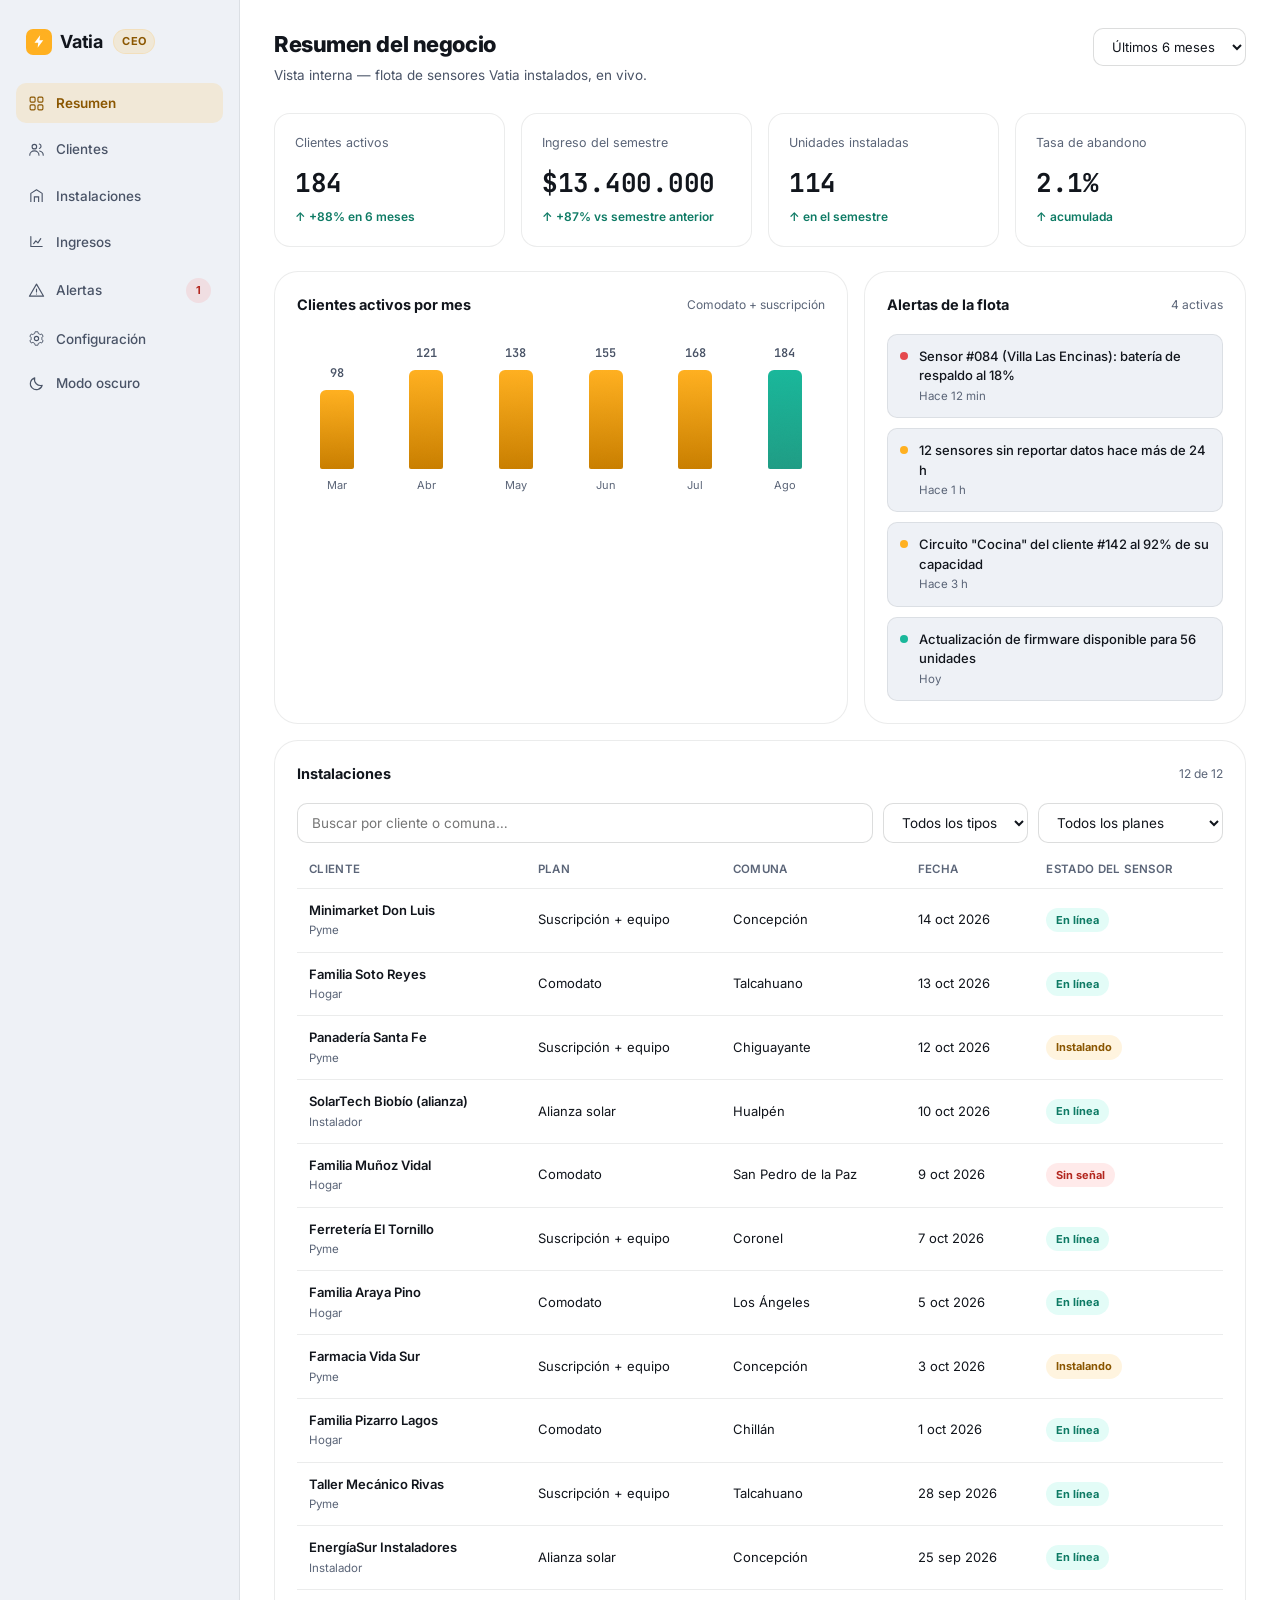
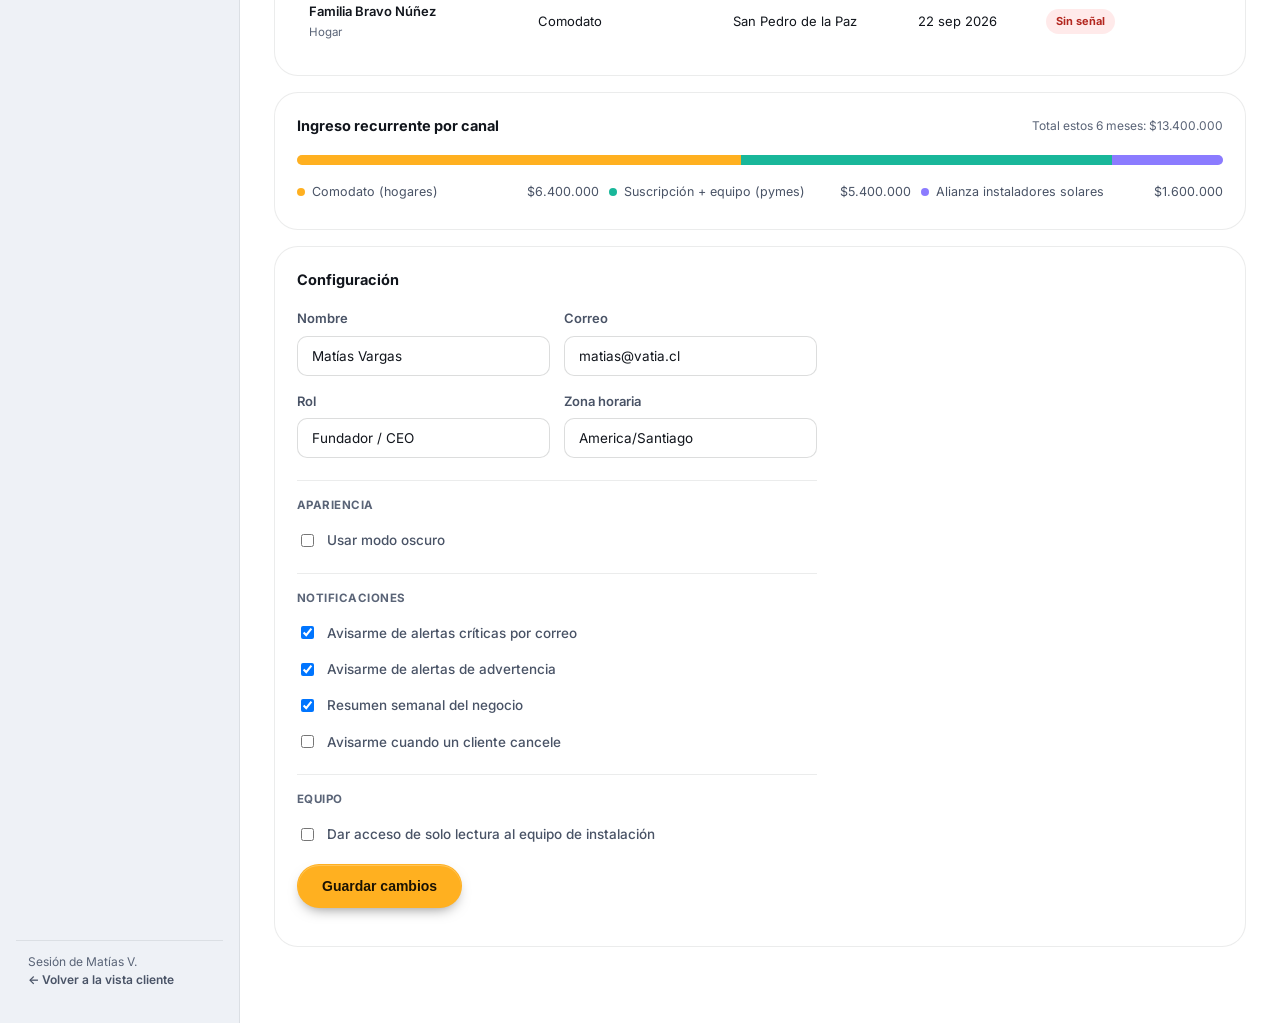
<file: ceo.html>
<!doctype html>
<html lang="es">
<head>
<meta charset="UTF-8" />
<meta name="viewport" content="width=device-width, initial-scale=1.0" />
<title>Vatia — Panel interno</title>
<meta name="description" content="Panel interno de Vatia: clientes activos, ingresos recurrentes, instalaciones y alertas de la flota de sensores." />
<meta name="robots" content="noindex, nofollow" />
<link rel="preconnect" href="https://fonts.googleapis.com">
<link rel="preconnect" href="https://fonts.gstatic.com" crossorigin>
<link href="https://fonts.googleapis.com/css2?family=Inter:wght@400;500;600;700;800&family=JetBrains+Mono:wght@500;600&display=swap" rel="stylesheet">
<link rel="stylesheet" href="styles.css" />
<script>
(function () {
  var saved = localStorage.getItem("vatia-theme");
  if (saved === "dark") document.documentElement.setAttribute("data-theme", "dark");
})();
</script>
</head>
<body>

<div class="noise" aria-hidden="true"></div>

<div class="app-shell">

  <aside class="sidebar">
    <a href="index.html" class="brand">
      <span class="brand-mark" aria-hidden="true">
        <svg viewBox="0 0 24 24" fill="none"><path d="M13 2 4 14h6l-1 8 9-12h-6l1-8Z" fill="currentColor"/></svg>
      </span>
      Vatia <span class="view-tag ceo">CEO</span>
    </a>

    <a class="sidebar-link active" href="#">
      <svg viewBox="0 0 24 24" fill="none"><rect x="3" y="3" width="7" height="7" rx="1.5" stroke="currentColor" stroke-width="1.6"/><rect x="14" y="3" width="7" height="7" rx="1.5" stroke="currentColor" stroke-width="1.6"/><rect x="3" y="14" width="7" height="7" rx="1.5" stroke="currentColor" stroke-width="1.6"/><rect x="14" y="14" width="7" height="7" rx="1.5" stroke="currentColor" stroke-width="1.6"/></svg>
      Resumen
    </a>
    <a class="sidebar-link" href="#clientes">
      <svg viewBox="0 0 24 24" fill="none"><circle cx="9" cy="8" r="3.2" stroke="currentColor" stroke-width="1.6"/><path d="M2.5 20c0-3.6 2.9-6 6.5-6s6.5 2.4 6.5 6" stroke="currentColor" stroke-width="1.6" stroke-linecap="round"/><path d="M16 4.3a3.2 3.2 0 0 1 0 6.2M21.5 20c0-3-2-5.2-5-5.9" stroke="currentColor" stroke-width="1.6" stroke-linecap="round"/></svg>
      Clientes
    </a>
    <a class="sidebar-link" href="#instalaciones">
      <svg viewBox="0 0 24 24" fill="none"><path d="M4 21V9l8-5 8 5v12" stroke="currentColor" stroke-width="1.6" stroke-linejoin="round"/><path d="M9 21v-7h6v7" stroke="currentColor" stroke-width="1.6"/></svg>
      Instalaciones
    </a>
    <a class="sidebar-link" href="#ingresos">
      <svg viewBox="0 0 24 24" fill="none"><path d="M4 19V5m0 14h16M8 15l3-4 3 3 4-6" stroke="currentColor" stroke-width="1.6" stroke-linecap="round" stroke-linejoin="round"/></svg>
      Ingresos
    </a>
    <a class="sidebar-link" href="#alertas">
      <svg viewBox="0 0 24 24" fill="none"><path d="M12 3 2 20h20L12 3Z" stroke="currentColor" stroke-width="1.6" stroke-linejoin="round"/><path d="M12 10v4M12 17h.01" stroke="currentColor" stroke-width="1.6" stroke-linecap="round"/></svg>
      Alertas
      <span id="alertBadge" class="status-pill offline" style="margin-left:auto;"></span>
    </a>
    <a class="sidebar-link" href="#config">
      <svg viewBox="0 0 24 24" fill="none"><circle cx="12" cy="12" r="3" stroke="currentColor" stroke-width="1.6"/><path d="M19.4 13.5a7.6 7.6 0 0 0 0-3l2-1.5-2-3.4-2.3.9a7.6 7.6 0 0 0-2.6-1.5L14 2.5h-4l-.5 2.5a7.6 7.6 0 0 0-2.6 1.5l-2.3-.9-2 3.4 2 1.5a7.6 7.6 0 0 0 0 3l-2 1.5 2 3.4 2.3-.9c.8.65 1.65 1.15 2.6 1.5l.5 2.5h4l.5-2.5a7.6 7.6 0 0 0 2.6-1.5l2.3.9 2-3.4-2-1.5Z" stroke="currentColor" stroke-width="1.3" stroke-linejoin="round"/></svg>
      Configuración
    </a>

    <button type="button" class="theme-toggle sidebar-theme-toggle" id="themeToggle" aria-label="Cambiar a modo oscuro" aria-pressed="false">
      <svg class="icon-sun" viewBox="0 0 24 24" fill="none"><circle cx="12" cy="12" r="4.2" stroke="currentColor" stroke-width="1.6"/><path d="M12 2.5v2.4M12 19.1v2.4M4.9 4.9l1.7 1.7M17.4 17.4l1.7 1.7M2.5 12h2.4M19.1 12h2.4M4.9 19.1l1.7-1.7M17.4 6.6l1.7-1.7" stroke="currentColor" stroke-width="1.6" stroke-linecap="round"/></svg>
      <svg class="icon-moon" viewBox="0 0 24 24" fill="none"><path d="M20 14.5A8.5 8.5 0 0 1 9.5 4 8.5 8.5 0 1 0 20 14.5Z" stroke="currentColor" stroke-width="1.6" stroke-linejoin="round"/></svg>
      <span class="theme-toggle-label">Modo oscuro</span>
    </button>

    <div class="sidebar-foot">
      Sesión de Matías V.<br>
      <a href="index.html">← Volver a la vista cliente</a>
    </div>
  </aside>

  <main class="app-main">
    <div class="app-top">
      <div>
        <h1>Resumen del negocio</h1>
        <p>Vista interna — flota de sensores Vatia instalados, en vivo.</p>
      </div>
      <div class="app-top-right">
        <select class="period-select" id="periodSelect">
          <option value="1m">Último mes</option>
          <option value="3m">Últimos 3 meses</option>
          <option value="6m" selected>Últimos 6 meses</option>
        </select>
      </div>
    </div>

    <section class="stat-grid" id="statGrid"></section>

    <section class="app-grid">
      <div class="panel">
        <div class="panel-head">
          <h2>Clientes activos por mes</h2>
          <span class="muted">Comodato + suscripción</span>
        </div>
        <div class="chart" id="growthChart"></div>
      </div>

      <div class="panel" id="alertas">
        <div class="panel-head">
          <h2>Alertas de la flota</h2>
          <span class="muted" id="alertCount"></span>
        </div>
        <div class="alert-list" id="alertList"></div>
      </div>
    </section>

    <section class="app-grid">
      <div class="panel" id="instalaciones" style="grid-column: 1 / -1;">
        <div class="panel-head">
          <h2>Instalaciones</h2>
          <span class="muted" id="installsCount"></span>
        </div>
        <div class="installs-filters">
          <input type="search" id="installSearch" placeholder="Buscar por cliente o comuna…" />
          <select id="filterTipo">
            <option value="">Todos los tipos</option>
            <option value="Hogar">Hogar</option>
            <option value="Pyme">Pyme</option>
            <option value="Instalador">Instalador</option>
          </select>
          <select id="filterPlan">
            <option value="">Todos los planes</option>
            <option value="Comodato">Comodato</option>
            <option value="Suscripción + equipo">Suscripción + equipo</option>
            <option value="Alianza solar">Alianza solar</option>
          </select>
        </div>
        <table class="data-table">
          <thead>
            <tr>
              <th>Cliente</th>
              <th>Plan</th>
              <th>Comuna</th>
              <th>Fecha</th>
              <th>Estado del sensor</th>
            </tr>
          </thead>
          <tbody id="installsBody"></tbody>
        </table>
      </div>
    </section>

    <section class="app-grid" id="ingresos">
      <div class="panel" style="grid-column: 1 / -1;">
        <div class="panel-head">
          <h2>Ingreso recurrente por canal</h2>
          <span class="muted" id="mrrTotal"></span>
        </div>
        <div class="revenue-split" id="revenueSplit"></div>
      </div>
    </section>

    <section class="app-grid" id="config">
      <div class="panel" style="grid-column: 1 / -1;">
        <div class="panel-head">
          <h2>Configuración</h2>
        </div>
        <form class="settings-form" id="ceoSettingsForm">
          <div class="settings-row">
            <label>Nombre<input type="text" id="cfgNombre" value="Matías Vargas" /></label>
            <label>Correo<input type="email" id="cfgEmail" value="matias@vatia.cl" /></label>
          </div>
          <div class="settings-row">
            <label>Rol<input type="text" id="cfgRol" value="Fundador / CEO" /></label>
            <label>Zona horaria<input type="text" id="cfgTz" value="America/Santiago" /></label>
          </div>

          <div class="settings-divider">Apariencia</div>
          <label class="settings-check">
            <input type="checkbox" id="cfgDarkToggle" />
            Usar modo oscuro
          </label>

          <div class="settings-divider">Notificaciones</div>
          <label class="settings-check"><input type="checkbox" id="cfgNotifCrit" checked /> Avisarme de alertas críticas por correo</label>
          <label class="settings-check"><input type="checkbox" id="cfgNotifWarn" checked /> Avisarme de alertas de advertencia</label>
          <label class="settings-check"><input type="checkbox" id="cfgNotifWeekly" checked /> Resumen semanal del negocio</label>
          <label class="settings-check"><input type="checkbox" id="cfgNotifChurn" /> Avisarme cuando un cliente cancele</label>

          <div class="settings-divider">Equipo</div>
          <label class="settings-check"><input type="checkbox" id="cfgTeamAccess" /> Dar acceso de solo lectura al equipo de instalación</label>

          <button type="submit" class="btn btn-primary">Guardar cambios</button>
          <p class="auth-note" id="ceoSettingsNote"></p>
        </form>
      </div>
    </section>

  </main>
</div>

<script src="theme.js"></script>
<script src="ceo.js"></script>
</body>
</html>
</file>
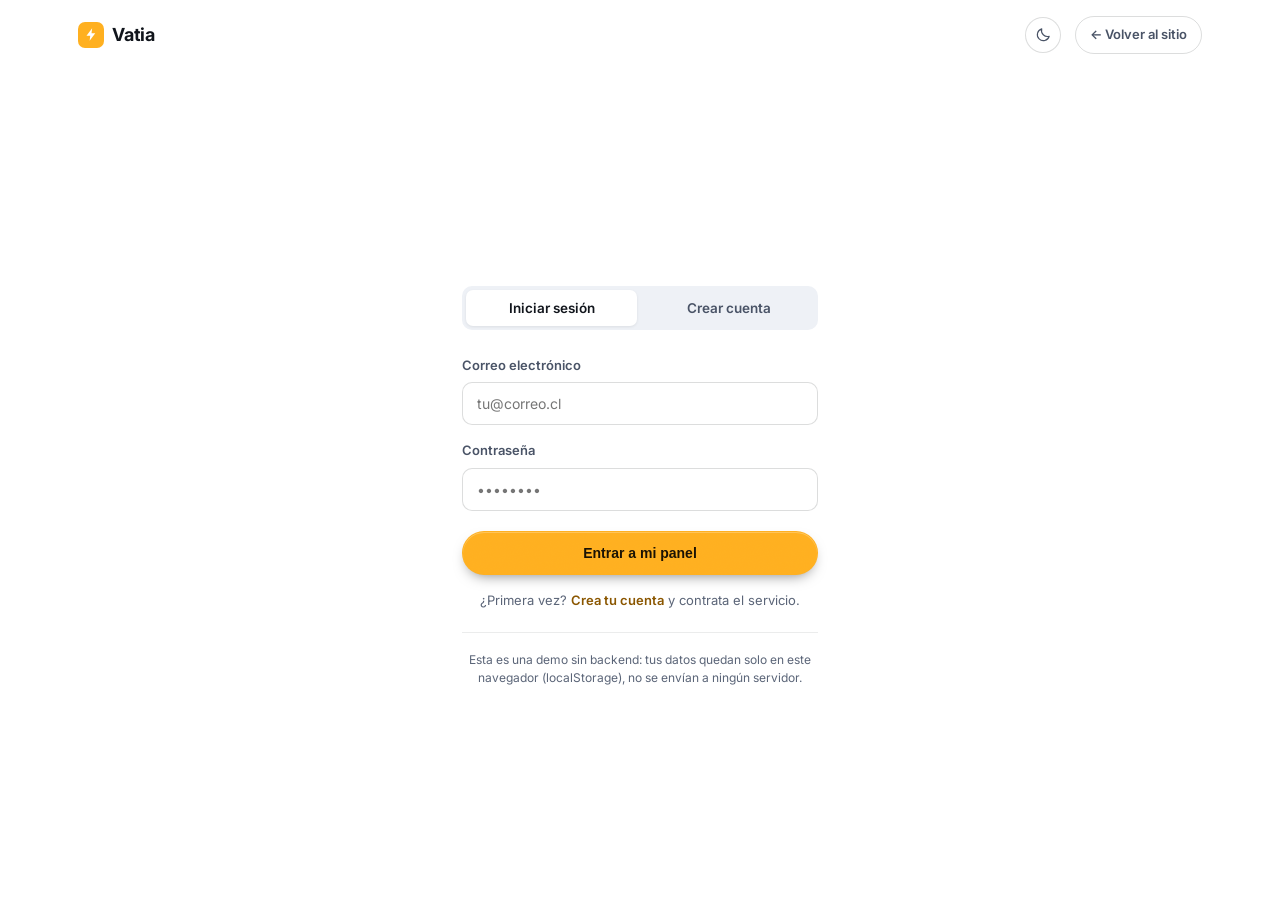
<file: cuenta.html>
<!doctype html>
<html lang="es">
<head>
<meta charset="UTF-8" />
<meta name="viewport" content="width=device-width, initial-scale=1.0" />
<title>Vatia — Mi cuenta</title>
<meta name="description" content="Inicia sesión o crea tu cuenta Vatia para contratar el servicio y monitorear tu consumo." />
<link rel="preconnect" href="https://fonts.googleapis.com">
<link rel="preconnect" href="https://fonts.gstatic.com" crossorigin>
<link href="https://fonts.googleapis.com/css2?family=Inter:wght@400;500;600;700;800&family=JetBrains+Mono:wght@500;600&display=swap" rel="stylesheet">
<link rel="stylesheet" href="styles.css" />
<script>
(function () {
  var saved = localStorage.getItem("vatia-theme");
  if (saved === "dark") document.documentElement.setAttribute("data-theme", "dark");
})();
</script>
</head>
<body>

<div class="noise" aria-hidden="true"></div>

<header class="nav" id="nav">
  <div class="nav-inner">
    <a href="index.html" class="brand">
      <span class="brand-mark" aria-hidden="true">
        <svg viewBox="0 0 24 24" fill="none"><path d="M13 2 4 14h6l-1 8 9-12h-6l1-8Z" fill="currentColor"/></svg>
      </span>
      Vatia
    </a>
    <div class="nav-actions">
      <button type="button" class="theme-toggle" id="themeToggle" aria-label="Cambiar a modo oscuro" aria-pressed="false">
        <svg class="icon-sun" viewBox="0 0 24 24" fill="none"><circle cx="12" cy="12" r="4.2" stroke="currentColor" stroke-width="1.6"/><path d="M12 2.5v2.4M12 19.1v2.4M4.9 4.9l1.7 1.7M17.4 17.4l1.7 1.7M2.5 12h2.4M19.1 12h2.4M4.9 19.1l1.7-1.7M17.4 6.6l1.7-1.7" stroke="currentColor" stroke-width="1.6" stroke-linecap="round"/></svg>
        <svg class="icon-moon" viewBox="0 0 24 24" fill="none"><path d="M20 14.5A8.5 8.5 0 0 1 9.5 4 8.5 8.5 0 1 0 20 14.5Z" stroke="currentColor" stroke-width="1.6" stroke-linejoin="round"/></svg>
      </button>
      <a href="index.html" class="view-switch">← Volver al sitio</a>
    </div>
  </div>
</header>

<main class="auth-main">
  <div class="auth-card">
    <div class="auth-tabs" role="tablist">
      <button type="button" class="auth-tab" id="tabLogin" role="tab" aria-selected="true">Iniciar sesión</button>
      <button type="button" class="auth-tab" id="tabCrear" role="tab" aria-selected="false">Crear cuenta</button>
    </div>

    <!-- LOGIN -->
    <form class="auth-form" id="loginForm">
      <label>Correo electrónico
        <input type="email" name="email" placeholder="tu@correo.cl" required />
      </label>
      <label>Contraseña
        <input type="password" name="password" placeholder="••••••••" required minlength="4" />
      </label>
      <button type="submit" class="btn btn-primary">Entrar a mi panel</button>
      <p class="auth-note">¿Primera vez? <a href="#" id="goCrear">Crea tu cuenta</a> y contrata el servicio.</p>
    </form>

    <!-- CREAR CUENTA -->
    <form class="auth-form" id="crearForm" hidden>
      <label>Nombre completo
        <input type="text" name="nombre" placeholder="Tu nombre" required />
      </label>
      <label>Correo electrónico
        <input type="email" name="email" placeholder="tu@correo.cl" required />
      </label>
      <label>Teléfono
        <input type="tel" name="telefono" placeholder="+56 9 ..." required />
      </label>
      <div class="auth-row">
        <label>Comuna
          <input type="text" name="comuna" placeholder="Concepción" required />
        </label>
        <label>Eres
          <select name="tipo">
            <option value="hogar">Hogar</option>
            <option value="pyme">Pyme</option>
          </select>
        </label>
      </div>
      <label>Compañía eléctrica
        <select name="compania">
          <option value="cge">CGE</option>
          <option value="enel">Enel</option>
          <option value="chilquinta">Chilquinta</option>
          <option value="saesa">Saesa</option>
          <option value="frontel">Frontel</option>
        </select>
      </label>
      <label>Contraseña
        <input type="password" name="password" placeholder="Crea una contraseña" required minlength="4" />
      </label>
      <button type="submit" class="btn btn-primary">Crear cuenta y empezar prueba gratis</button>
      <p class="auth-note">Al crear tu cuenta partes con 2 semanas gratis. ¿Ya tienes cuenta? <a href="#" id="goLogin">Inicia sesión</a>.</p>
    </form>

    <p class="auth-demo-note">Esta es una demo sin backend: tus datos quedan solo en este navegador (localStorage), no se envían a ningún servidor.</p>
  </div>
</main>

<script src="theme.js"></script>
<script src="cuenta.js"></script>
</body>
</html>
</file>
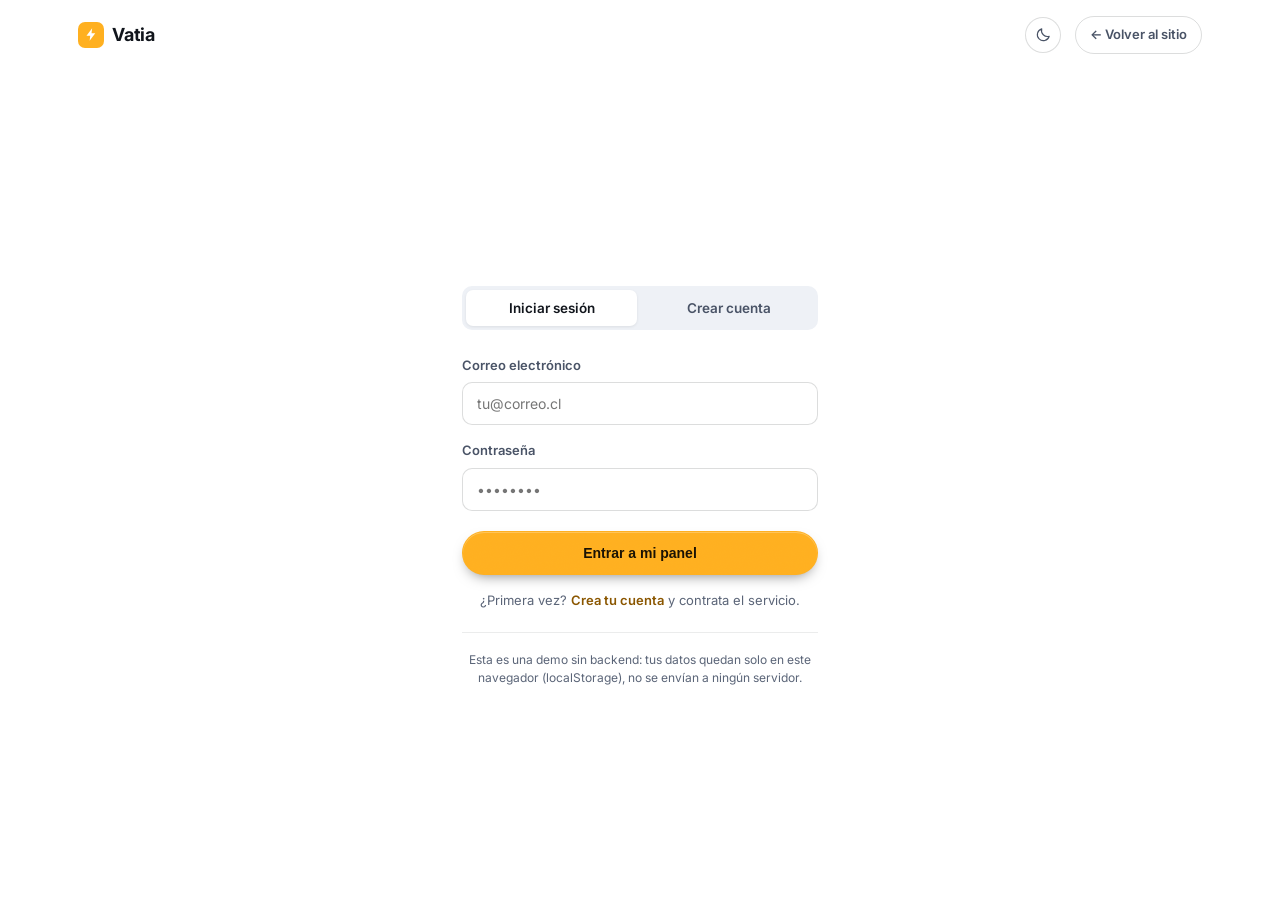
<file: panel.html>
<!doctype html>
<html lang="es">
<head>
<meta charset="UTF-8" />
<meta name="viewport" content="width=device-width, initial-scale=1.0" />
<title>Vatia — Mi panel</title>
<meta name="description" content="Monitoreo en vivo de tu consumo eléctrico, control de circuitos y pago de tu cuenta de luz." />
<meta name="robots" content="noindex, nofollow" />
<link rel="preconnect" href="https://fonts.googleapis.com">
<link rel="preconnect" href="https://fonts.gstatic.com" crossorigin>
<link href="https://fonts.googleapis.com/css2?family=Inter:wght@400;500;600;700;800&family=JetBrains+Mono:wght@500;600&display=swap" rel="stylesheet">
<link rel="stylesheet" href="styles.css" />
<script>
(function () {
  var saved = localStorage.getItem("vatia-theme");
  if (saved === "dark") document.documentElement.setAttribute("data-theme", "dark");
})();
</script>
</head>
<body>

<div class="noise" aria-hidden="true"></div>

<div class="app-shell">

  <aside class="sidebar">
    <a href="index.html" class="brand">
      <span class="brand-mark" aria-hidden="true">
        <svg viewBox="0 0 24 24" fill="none"><path d="M13 2 4 14h6l-1 8 9-12h-6l1-8Z" fill="currentColor"/></svg>
      </span>
      Vatia
    </a>

    <a class="sidebar-link active" href="#resumen" data-tab="resumen">
      <svg viewBox="0 0 24 24" fill="none"><rect x="3" y="3" width="7" height="7" rx="1.5" stroke="currentColor" stroke-width="1.6"/><rect x="14" y="3" width="7" height="7" rx="1.5" stroke="currentColor" stroke-width="1.6"/><rect x="3" y="14" width="7" height="7" rx="1.5" stroke="currentColor" stroke-width="1.6"/><rect x="14" y="14" width="7" height="7" rx="1.5" stroke="currentColor" stroke-width="1.6"/></svg>
      Resumen
    </a>
    <a class="sidebar-link" href="#aparatos" data-tab="aparatos">
      <svg viewBox="0 0 24 24" fill="none"><path d="M4 19V5m0 14h16M8 15l3-4 3 3 4-6" stroke="currentColor" stroke-width="1.6" stroke-linecap="round" stroke-linejoin="round"/></svg>
      Aparatos
    </a>
    <a class="sidebar-link" href="#ahorro" data-tab="ahorro">
      <svg viewBox="0 0 24 24" fill="none"><path d="M3 17c4-1 6-4 7-8 2 2 3 5 2 9-4 1-7-.3-9-1Z" stroke="currentColor" stroke-width="1.5" stroke-linejoin="round"/><path d="M10 9c3-1 7-1 10-5-1 5-2 9-6 11" stroke="currentColor" stroke-width="1.5" stroke-linejoin="round"/></svg>
      Ahorro
    </a>
    <a class="sidebar-link" href="#avisos" data-tab="avisos">
      <svg viewBox="0 0 24 24" fill="none"><path d="M12 3 2 20h20L12 3Z" stroke="currentColor" stroke-width="1.6" stroke-linejoin="round"/><path d="M12 10v4M12 17h.01" stroke="currentColor" stroke-width="1.6" stroke-linecap="round"/></svg>
      Avisos
      <span id="notifBadge" class="status-pill offline"></span>
    </a>
    <a class="sidebar-link" href="#pagar" data-tab="pagar">
      <svg viewBox="0 0 24 24" fill="none"><rect x="2.5" y="5.5" width="19" height="13" rx="2" stroke="currentColor" stroke-width="1.6"/><path d="M2.5 9.5h19" stroke="currentColor" stroke-width="1.6"/></svg>
      Pagar
    </a>
    <a class="sidebar-link" href="#ajustes" data-tab="ajustes">
      <svg viewBox="0 0 24 24" fill="none"><circle cx="12" cy="12" r="3" stroke="currentColor" stroke-width="1.6"/><path d="M19.4 13.5a7.6 7.6 0 0 0 0-3l2-1.5-2-3.4-2.3.9a7.6 7.6 0 0 0-2.6-1.5L14 2.5h-4l-.5 2.5a7.6 7.6 0 0 0-2.6 1.5l-2.3-.9-2 3.4 2 1.5a7.6 7.6 0 0 0 0 3l-2 1.5 2 3.4 2.3-.9c.8.65 1.65 1.15 2.6 1.5l.5 2.5h4l.5-2.5a7.6 7.6 0 0 0 2.6-1.5l2.3.9 2-3.4-2-1.5Z" stroke="currentColor" stroke-width="1.3" stroke-linejoin="round"/></svg>
      Ajustes
    </a>

    <button type="button" class="theme-toggle sidebar-theme-toggle" id="themeToggle" aria-label="Cambiar a modo oscuro" aria-pressed="false">
      <svg class="icon-sun" viewBox="0 0 24 24" fill="none"><circle cx="12" cy="12" r="4.2" stroke="currentColor" stroke-width="1.6"/><path d="M12 2.5v2.4M12 19.1v2.4M4.9 4.9l1.7 1.7M17.4 17.4l1.7 1.7M2.5 12h2.4M19.1 12h2.4M4.9 19.1l1.7-1.7M17.4 6.6l1.7-1.7" stroke="currentColor" stroke-width="1.6" stroke-linecap="round"/></svg>
      <svg class="icon-moon" viewBox="0 0 24 24" fill="none"><path d="M20 14.5A8.5 8.5 0 0 1 9.5 4 8.5 8.5 0 1 0 20 14.5Z" stroke="currentColor" stroke-width="1.6" stroke-linejoin="round"/></svg>
      <span class="theme-toggle-label">Modo oscuro</span>
    </button>

    <div class="sidebar-foot">
      <span id="sidebarUser">Cargando…</span><br>
      <a href="#" id="logoutLink">Cerrar sesión</a>
    </div>
  </aside>

  <main class="app-main">
    <div class="app-top">
      <div>
        <h1 id="homeTitle">Tu hogar</h1>
        <p id="homeSub">Cargando…</p>
      </div>
    </div>

    <section class="stat-grid stat-grid-4" id="statGrid"></section>

    <!-- RESUMEN (tablero de circuitos + gráfico + lista) -->
    <div data-panel="resumen">
      <section class="panel" id="resumen" style="margin-bottom:16px;">
        <div class="panel-head">
          <h2>Tu tablero</h2>
          <span class="muted">Toca un circuito para ver sus aparatos</span>
        </div>
        <div class="breaker-grid" id="breakerGrid"></div>
      </section>

      <section class="app-grid">
        <div class="panel">
          <div class="panel-head">
            <h2>Potencia por aparato</h2>
            <span class="muted">Últimos 30 minutos</span>
          </div>
          <div class="livechart-wrap">
            <svg id="liveChart" viewBox="0 0 640 220" preserveAspectRatio="none" class="livechart"></svg>
          </div>
          <div class="livechart-legend" id="chartLegend"></div>
        </div>

        <div class="panel" id="aparatos">
          <div class="panel-head">
            <h2>Aparatos</h2>
            <span class="muted">Todos los circuitos</span>
          </div>
          <ul class="appliance-live-list" id="applianceLiveList"></ul>
        </div>
      </section>
    </div>

    <!-- AHORRO -->
    <section class="panel" id="ahorro" data-panel="ahorro" hidden style="margin-bottom:16px;">
      <div class="panel-head">
        <h2>Ahorro</h2>
        <span class="muted" id="ahorroTotal"></span>
      </div>
      <ul class="tip-list" id="tipList"></ul>
    </section>

    <!-- AVISOS -->
    <section class="panel" id="avisos" data-panel="avisos" hidden style="margin-bottom:16px;">
      <div class="panel-head">
        <h2>Avisos</h2>
        <span class="muted" id="notifCount"></span>
      </div>
      <div class="alert-list" id="notifList"></div>
    </section>

    <!-- PAGAR -->
    <section class="panel" id="pagar" data-panel="pagar" hidden style="margin-bottom:16px;">
      <div class="panel-head">
        <h2>Pagar tu cuenta de luz</h2>
      </div>
      <div class="pay-card">
        <div class="pay-card-info">
          <div class="pay-company" id="payCompanyName">CGE</div>
          <p>Vatia no procesa tu pago: te lleva directo al portal oficial de tu distribuidora para que pagues ahí, como siempre.</p>
          <div class="pay-amount">
            <span>Tu última boleta</span>
            <strong id="payAmount">$71.600</strong>
          </div>
        </div>
        <a href="#" id="payLink" target="_blank" rel="noopener" class="btn btn-primary">
          Ir a pagar a mi compañía
          <svg viewBox="0 0 24 24" fill="none"><path d="M7 17 17 7M9 7h8v8" stroke="currentColor" stroke-width="1.8" stroke-linecap="round" stroke-linejoin="round"/></svg>
        </a>
      </div>
    </section>

    <!-- AJUSTES -->
    <section class="panel" id="ajustes" data-panel="ajustes" hidden>
      <div class="panel-head">
        <h2>Ajustes</h2>
      </div>
      <form class="settings-form" id="settingsForm">
        <div class="settings-row">
          <label>Nombre<input type="text" id="cfgNombre" /></label>
          <label>Correo<input type="email" id="cfgEmail" /></label>
        </div>
        <div class="settings-row">
          <label>Teléfono<input type="tel" id="cfgTelefono" /></label>
          <label>Comuna<input type="text" id="cfgComuna" /></label>
        </div>
        <label>Compañía eléctrica
          <select id="cfgCompania">
            <option value="cge">CGE</option>
            <option value="enel">Enel</option>
            <option value="chilquinta">Chilquinta</option>
            <option value="saesa">Saesa</option>
            <option value="frontel">Frontel</option>
          </select>
        </label>
        <label class="settings-check"><input type="checkbox" id="cfgWhatsapp" checked /> Recibir reporte semanal por WhatsApp</label>
        <label class="settings-check"><input type="checkbox" id="cfgAlertas" checked /> Alertas de sobrecarga y aparatos fallando</label>
        <button type="submit" class="btn btn-primary">Guardar cambios</button>
        <p class="auth-note" id="settingsNote"></p>
      </form>
    </section>

    <p class="sim-footnote">Simulación en vivo. 1 segundo aquí son 30 segundos reales.</p>
  </main>
</div>

<script src="theme.js"></script>
<script src="panel.js"></script>
</body>
</html>
</file>
<file: assets/styles.css>
/* Vatia · versión 2: "la etiqueta de energía, en pesos".
   Inicio: una etiqueta grande enmarcada en negro con barras escalonadas de verde a rojo.
   Mi casa y Panel CEO: herramientas de trabajo; la etiqueta aporta tipografía, paleta, reglas negras
   y un gesto propio (la escala escalonada con la flecha negra). */
:root {
  /* Tramos de la etiqueta: de gastar menos (verde) a gastar más (rojo) */
  --e1: #00803E; --e2: #45A843; --e3: #A6C93A; --e4: #F2D21B; --e5: #F5A11E; --e6: #EA6A1E; --e7: #D9261F;
  --e-ink: #111312;
  /* Cada aparato tiene un tramo fijo según su gasto del mes */
  --s3: var(--e1); /* televisor */
  --s6: var(--e2); /* otros */
  --s2: var(--e3); /* hervidor */
  --s1: var(--e4); /* refrigerador */
  --s5: var(--e6); /* termo */
  --s4: var(--e7); /* estufa */
  /* Superficies */
  --bg: #FFFFFF;
  --surface: #FFFFFF;
  --surface-2: #F1F2EF;
  --ground: #F4F5F2;
  --line: #D8DBD5;
  --fg: #111312;
  --muted: #5B625A;
  --rule: #111312;
  --accent: #111312;
  --accent-ink: #FFFFFF;
  --accent-text: #111312;
  --accent-soft: #FFF4BF;
  --good: #00803E; --good-soft: #DDF1E2;
  --warn: #A84E00; --warn-soft: #FFEBD2;
  --bad: #C2201A; --bad-soft: #FBE0DE;
  --band: #111312; --band-ink: #FFFFFF; --band-ink-2: #B7BDB5; --band-2: #222622;
  --shadow: 0 1px 2px rgba(17, 19, 18, .06), 0 10px 28px rgba(17, 19, 18, .08);
  /* Tipografía */
  --font: "Archivo", "Helvetica Neue", Arial, sans-serif;
  --t-small: .8125rem;
  --t-lead: clamp(1.125rem, 1.02rem + .45vw, 1.3125rem);
  /* Movimiento */
  --ease-out: cubic-bezier(0.23, 1, 0.32, 1);
  --ease-in-out: cubic-bezier(0.77, 0, 0.175, 1);
  --radius: 6px;
  --gutter-l: max(16px, env(safe-area-inset-left, 0px));
  --gutter-r: max(16px, env(safe-area-inset-right, 0px));
  --rh: 46px; --rg: 6px;
}
@media (prefers-color-scheme: dark) {
  :root:not([data-theme="light"]) {
    --e1: #1C9A55; --e2: #5CB957; --e3: #B4D650; --e4: #F5DA3A; --e5: #F7AE3A; --e6: #EF7A35; --e7: #E5473F;
    --bg: #101211; --surface: #181B19; --surface-2: #222622; --ground: #141715; --line: #333833;
    --fg: #F1F2EF; --muted: #A3AAA2; --rule: #F1F2EF;
    --accent: #F1F2EF; --accent-ink: #101211; --accent-text: #F1F2EF; --accent-soft: #3A3410;
    --good: #4CC27F; --good-soft: #15301F; --warn: #F2A257; --warn-soft: #3A2612; --bad: #F06A60; --bad-soft: #3D1A17;
    --band: #050605; --band-ink: #F1F2EF; --band-ink-2: #9BA299; --band-2: #1B1E1B;
    --shadow: 0 1px 2px rgba(0, 0, 0, .3), 0 10px 28px rgba(0, 0, 0, .35);
    color-scheme: dark;
  }
}
:root[data-theme="dark"] {
  --e1: #1C9A55; --e2: #5CB957; --e3: #B4D650; --e4: #F5DA3A; --e5: #F7AE3A; --e6: #EF7A35; --e7: #E5473F;
  --bg: #101211; --surface: #181B19; --surface-2: #222622; --ground: #141715; --line: #333833;
  --fg: #F1F2EF; --muted: #A3AAA2; --rule: #F1F2EF;
  --accent: #F1F2EF; --accent-ink: #101211; --accent-text: #F1F2EF; --accent-soft: #3A3410;
  --good: #4CC27F; --good-soft: #15301F; --warn: #F2A257; --warn-soft: #3A2612; --bad: #F06A60; --bad-soft: #3D1A17;
  --band: #050605; --band-ink: #F1F2EF; --band-ink-2: #9BA299; --band-2: #1B1E1B;
  --shadow: 0 1px 2px rgba(0, 0, 0, .3), 0 10px 28px rgba(0, 0, 0, .35);
  color-scheme: dark;
}

/* ---------- Base ---------- */
*, *::before, *::after { box-sizing: border-box; }
html { -webkit-text-size-adjust: 100%; }
body {
  margin: 0; background: var(--bg); color: var(--fg);
  font-family: var(--font); font-size: 1rem; line-height: 1.5; font-stretch: 100%;
  font-feature-settings: "kern" 1; -webkit-font-smoothing: antialiased;
  caret-color: var(--fg); scrollbar-color: var(--line) transparent;
}
body::before { content: ""; position: fixed; inset: 0 0 auto; height: env(safe-area-inset-top, 0px); z-index: 60; background: var(--bg); }
::selection { background: var(--e4); color: #111312; }
a { color: inherit; text-underline-offset: .18em; text-decoration-thickness: 1px; }
h1, h2, h3, h4 { font-family: var(--font); font-weight: 800; font-stretch: 78%; line-height: 1.02; margin: 0; text-wrap: balance; letter-spacing: -.01em; }
p { margin: 0; }
button, input, select { font: inherit; color: inherit; }
:focus-visible { outline: 2.5px solid var(--fg); outline-offset: 2px; border-radius: 3px; }
.num { font-variant-numeric: tabular-nums; letter-spacing: -.01em; }
.sr { position: absolute; width: 1px; height: 1px; overflow: hidden; clip: rect(0 0 0 0); white-space: nowrap; }
svg.i { width: 1.15em; height: 1.15em; flex: none; stroke: currentColor; fill: none; stroke-width: 1.8; stroke-linecap: round; stroke-linejoin: round; vertical-align: -0.2em; }
.wrap { max-width: 1240px; margin: 0 auto; padding-left: max(var(--gutter-l), 4vw); padding-right: max(var(--gutter-r), 4vw); }
.skip { position: fixed; left: 12px; top: 10px; z-index: 100; background: var(--fg); color: var(--bg); padding: 10px 14px; border-radius: 4px; font-weight: 700; text-decoration: none; transform: translateY(-160%); transition: transform 160ms var(--ease-out); }
.skip:focus { transform: none; }
[tabindex="-1"]:focus { outline: none; }
a, button, summary, label, input, select { touch-action: manipulation; -webkit-tap-highlight-color: transparent; }

/* Botones: rectángulos de etiqueta, negro sólido o con marco negro */
.btn {
  display: inline-flex; align-items: center; justify-content: center; gap: .5em; min-height: 44px; padding: 0 1.15em;
  border-radius: 4px; border: 2px solid transparent; cursor: pointer; text-decoration: none;
  font-weight: 700; font-size: .9375rem; white-space: nowrap;
  transition: transform 160ms var(--ease-out), background-color 160ms ease, border-color 160ms ease, color 160ms ease;
}
.btn:active { transform: scale(.97); }
.btn-primary { background: var(--fg); color: var(--bg); border-color: var(--fg); }
.btn-dark { background: var(--fg); color: var(--bg); }
.btn-line, .btn-ghost { background: transparent; border-color: var(--fg); color: var(--fg); }
.btn-ghost { border-width: 1.5px; border-color: var(--line); }
.btn-invert { background: var(--band-ink); color: var(--band); border-color: var(--band-ink); }
.btn-small { min-height: 36px; padding: 0 .9em; font-size: .875rem; }
.btn-big { min-height: 52px; padding: 0 1.4em; font-size: 1rem; }
@media (hover: hover) and (pointer: fine) {
  .btn-primary:hover, .btn-dark:hover { background: color-mix(in srgb, var(--fg) 82%, var(--e1)); border-color: color-mix(in srgb, var(--fg) 82%, var(--e1)); }
  .btn-line:hover { background: var(--surface-2); }
  .btn-ghost:hover { border-color: var(--fg); }
  .btn-invert:hover { background: var(--e4); border-color: var(--e4); color: #111312; }
}
.btn[disabled] { opacity: .5; cursor: not-allowed; }
.link-arrow { display: inline-flex; align-items: center; gap: 6px; font-weight: 700; text-decoration: none; border-bottom: 2px solid currentColor; padding-bottom: 2px; align-self: flex-start; }
.link-arrow svg.i { transition: transform 160ms var(--ease-out); }
@media (hover: hover) and (pointer: fine) { .link-arrow:hover svg.i { transform: translateX(3px); } }

/* ---------- Barra superior ---------- */
.topbar { position: sticky; top: env(safe-area-inset-top, 0px); z-index: 50; background: var(--bg); border-bottom: 2px solid var(--rule); }
.topbar-in { display: flex; align-items: center; gap: 18px; height: 60px; padding-left: var(--gutter-l); padding-right: var(--gutter-r); max-width: 1440px; margin: 0 auto; }
.wordmark { font-weight: 900; font-stretch: 75%; font-size: 1.6rem; letter-spacing: -.01em; text-decoration: none; display: inline-flex; align-items: center; gap: 8px; line-height: 1; }
.wordmark .mark { width: 22px; height: 18px; flex: none; }
.mainnav { display: flex; gap: 2px; margin-left: 8px; }
.mainnav a { text-decoration: none; padding: 8px 12px; border-radius: 4px; font-weight: 600; color: var(--muted); transition: background-color 160ms ease, color 160ms ease; }
.mainnav a[aria-current="page"] { color: var(--bg); background: var(--fg); }
@media (hover: hover) and (pointer: fine) { .mainnav a:not([aria-current="page"]):hover { color: var(--fg); background: var(--surface-2); } }
.topbar-end { margin-left: auto; display: flex; align-items: center; gap: 10px; }
.alpha-tag { font-weight: 700; font-stretch: 85%; font-size: .75rem; letter-spacing: .06em; text-transform: uppercase; color: var(--fg); border: 1.5px dashed var(--fg); border-radius: 3px; padding: 4px 9px; white-space: nowrap; }
.iconbtn { width: 40px; height: 40px; display: grid; place-items: center; border-radius: 4px; border: 1.5px solid var(--line); background: transparent; cursor: pointer; transition: transform 160ms var(--ease-out), border-color 160ms ease; }
.iconbtn:active { transform: scale(.95); }
@media (hover: hover) and (pointer: fine) { .iconbtn:hover { border-color: var(--fg); } }
.top-cta { min-height: 38px; }
@media (max-width: 860px) {
  .mainnav { position: fixed; left: 0; right: 0; bottom: 0; margin: 0; z-index: 55; justify-content: space-around; background: var(--bg); border-top: 2px solid var(--rule); padding: 6px var(--gutter-r) calc(6px + env(safe-area-inset-bottom, 0px)) var(--gutter-l); }
  .mainnav a { display: flex; flex-direction: column; align-items: center; gap: 2px; font-size: .75rem; padding: 6px 10px; }
  .mainnav a svg.i { width: 22px; height: 22px; }
  body { padding-bottom: calc(70px + env(safe-area-inset-bottom, 0px)); }
  .alpha-tag { display: none; }
}
@media (min-width: 861px) { .mainnav a svg.i { display: none; } }
@media (max-width: 400px) { .top-cta { padding: 0 .75em; } }

.view { display: block; }
.view[hidden] { display: none !important; }
.view-enter { animation: viewIn 200ms var(--ease-out); }
@keyframes viewIn { from { opacity: 0; transform: translateY(6px); } to { opacity: 1; transform: none; } }

/* ================================================================
   INICIO
   ================================================================ */
section[id] { scroll-margin-top: 62px; }

/* Portada: la etiqueta */
.hero { background: var(--ground); padding-block: clamp(20px, 3.5vw, 48px) clamp(40px, 5vw, 72px); }
.label { background: var(--surface); border: 3px solid var(--rule); border-radius: 8px; box-shadow: 0 2px 0 var(--rule), 0 24px 60px rgba(17, 19, 18, .10); overflow: hidden; }
.label-top { display: grid; grid-template-columns: minmax(0, 1.25fr) minmax(0, 1fr); gap: 16px 40px; align-items: end; padding: clamp(22px, 3vw, 40px); border-bottom: 3px solid var(--rule); }
.label-top h1 { font-size: clamp(3rem, 1rem + 6.4vw, 6.25rem); font-weight: 900; font-stretch: 72%; line-height: .86; letter-spacing: -.025em; }
.label-lead { font-size: var(--t-lead); line-height: 1.45; max-width: 38ch; color: var(--fg); }
.label-body { display: grid; grid-template-columns: minmax(0, .8fr) minmax(0, 1.5fr); }
.bill-in { padding: clamp(22px, 3vw, 36px); border-right: 3px solid var(--rule); display: flex; flex-direction: column; gap: 14px; }
.bill-in label { font-weight: 800; font-stretch: 85%; font-size: .875rem; letter-spacing: .04em; text-transform: uppercase; }
.bill-total { display: flex; align-items: baseline; gap: 4px; border-bottom: 3px solid var(--rule); padding-bottom: 4px; }
.bill-total span, .bill-total input { font-weight: 800; font-stretch: 80%; font-size: clamp(2.6rem, 1.8rem + 2.4vw, 3.75rem); line-height: 1.05; font-variant-numeric: tabular-nums; }
.bill-total input { width: 100%; min-width: 0; background: transparent; border: 0; outline: none; color: var(--fg); padding: 0; }
.bill-total:focus-within { border-color: var(--e1); }
.bill-chips { display: flex; gap: 8px; flex-wrap: wrap; }
.bill-chips button { min-height: 40px; background: transparent; border: 1.5px solid var(--line); color: var(--fg); border-radius: 4px; padding: 0 12px; cursor: pointer; font-weight: 700; font-size: .875rem; font-variant-numeric: tabular-nums; transition: transform 160ms var(--ease-out), border-color 160ms ease, background-color 160ms ease; }
.bill-chips button:active { transform: scale(.96); }
.bill-chips button[aria-pressed="true"] { border-color: var(--fg); background: var(--fg); color: var(--bg); }
@media (hover: hover) and (pointer: fine) { .bill-chips button:not([aria-pressed="true"]):hover { border-color: var(--fg); } }
.bill-note { color: var(--muted); font-size: .9375rem; line-height: 1.5; margin-top: auto; }
.scale-wrap { padding: clamp(18px, 2.4vw, 30px) clamp(18px, 2.4vw, 30px) clamp(14px, 2vw, 22px); display: flex; flex-direction: column; gap: 8px; }
.scale-end { font-size: .75rem; font-weight: 800; font-stretch: 85%; letter-spacing: .06em; text-transform: uppercase; color: var(--muted); }
.label-foot { display: grid; grid-template-columns: auto auto minmax(0, 1fr); align-items: stretch; border-top: 3px solid var(--rule); }
.lf-fact { padding: 16px clamp(18px, 2.4vw, 30px); border-right: 1.5px solid var(--rule); display: flex; flex-direction: column; justify-content: center; gap: 2px; }
.lf-fact span { font-size: .8125rem; color: var(--muted); max-width: 22ch; line-height: 1.3; }
.lf-fact b { font-size: 1.5rem; font-weight: 800; font-stretch: 85%; }
.lf-cta { display: flex; flex-wrap: wrap; gap: 10px; justify-content: flex-end; align-items: center; padding: 16px clamp(18px, 2.4vw, 30px); }
.label-fine { font-size: .8125rem; color: var(--muted); margin-top: 12px; }

/* La escala escalonada (gesto propio, también en Mi casa) */
.scale { position: relative; display: flex; flex-direction: column; gap: var(--rg); padding-right: 7.5rem; }
.srow-w { min-width: 0; }
.srow { all: unset; box-sizing: border-box; cursor: pointer; display: grid; grid-template-columns: minmax(0, 1fr) 5.75rem; align-items: center; gap: 12px; width: 100%; height: var(--rh); }
.sbar { position: relative; height: 100%; width: var(--w); min-width: min(100%, 10rem); background: var(--c); color: var(--t); display: flex; align-items: center; padding-left: 12px; padding-right: 24px; clip-path: polygon(0 0, calc(100% - 18px) 0, 100% 50%, calc(100% - 18px) 100%, 0 100%); transition: filter 160ms ease; }
.snm { font-weight: 800; font-stretch: 85%; font-size: 1rem; white-space: nowrap; overflow: hidden; text-overflow: ellipsis; }
.samt { text-align: right; font-weight: 800; font-stretch: 85%; font-size: 1.125rem; }
.srow:focus-visible { outline: none; }
.srow:focus-visible .samt { outline: 2.5px solid var(--fg); outline-offset: 3px; border-radius: 2px; }
.srow[aria-pressed="true"] .samt { text-decoration: underline; text-decoration-thickness: 2px; text-underline-offset: .2em; }
@media (hover: hover) and (pointer: fine) { .srow:hover .sbar { filter: brightness(.93); } }
.pointer { position: absolute; right: 0; top: 0; width: 6.75rem; height: var(--rh); background: var(--fg); color: var(--bg); display: flex; flex-direction: column; justify-content: center; padding-left: 26px; padding-right: 8px; clip-path: polygon(18px 0, 100% 0, 100% 100%, 18px 100%, 0 50%); transform: translateY(calc(var(--row, 0) * (var(--rh) + var(--rg)))); transition: transform 240ms var(--ease-out); pointer-events: none; }
.pointer b { font-size: 1.25rem; font-weight: 900; font-stretch: 80%; line-height: 1; }
.pointer span { font-size: .6875rem; line-height: 1.15; opacity: .85; }
.scale-sm { --rh: 34px; --rg: 5px; padding-right: 6.25rem; }
.scale-sm .snm { font-size: .875rem; }
.scale-sm .samt { font-size: .9375rem; }
.scale-sm .srow { grid-template-columns: minmax(0, 1fr) 4.75rem; }
.scale-sm .pointer { width: 5.75rem; }
.scale-sm .pointer b { font-size: 1rem; }

@media (max-width: 960px) {
  .label-top { grid-template-columns: 1fr; }
  .label-body { grid-template-columns: 1fr; }
  .bill-in { border-right: 0; border-bottom: 3px solid var(--rule); }
  .bill-note { margin-top: 0; }
  .label-foot { grid-template-columns: 1fr 1fr; }
  .lf-fact:nth-child(2) { border-right: 0; }
  .lf-cta { grid-column: 1 / -1; border-top: 1.5px solid var(--rule); justify-content: stretch; }
  .lf-cta .btn { flex: 1 1 220px; }
}
@media (max-width: 520px) {
  .scale { padding-right: 0; --rh: 40px; }
  .pointer { display: none; }
  .srow { grid-template-columns: minmax(0, 1fr) 5rem; gap: 8px; }
  .snm { font-size: .9375rem; }
  .label-foot { grid-template-columns: 1fr; }
  .lf-fact { border-right: 0; border-bottom: 1.5px solid var(--rule); }
  .lf-cta { border-top: 0; }
}

/* En vivo */
.live { padding-block: clamp(56px, 7vw, 104px); border-top: 3px solid var(--rule); }
.live-in { display: grid; grid-template-columns: minmax(0, 1fr) minmax(0, 1.1fr); gap: 32px clamp(32px, 6vw, 96px); align-items: center; }
.live-copy { display: flex; flex-direction: column; gap: 16px; }
.live h2, .spec h2, .how h2, .pricing h2, .faq h2 { font-size: clamp(2.25rem, 1.2rem + 3.6vw, 4rem); font-weight: 900; font-stretch: 72%; letter-spacing: -.02em; line-height: .92; }
.live-copy p { font-size: 1.0625rem; line-height: 1.6; max-width: 46ch; color: var(--muted); }
.live-copy p:first-of-type { color: var(--fg); font-size: var(--t-lead); }
.live-card { border: 3px solid var(--rule); border-radius: 8px; background: var(--surface); padding: 22px; display: flex; flex-direction: column; gap: 18px; }
.lc-head { display: flex; justify-content: space-between; align-items: center; gap: 12px; padding-bottom: 14px; border-bottom: 1.5px solid var(--rule); }
.lc-head h3 { font-size: 1.25rem; display: inline-flex; align-items: center; gap: 10px; }
.lc-tag { font-size: .75rem; font-weight: 800; font-stretch: 85%; letter-spacing: .06em; text-transform: uppercase; border: 1.5px dashed var(--fg); border-radius: 3px; padding: 3px 8px; white-space: nowrap; }
.lc-figs { display: grid; grid-template-columns: 1fr 1fr; }
.lc-figs > div + div { border-left: 1.5px solid var(--line); padding-left: 18px; }
.lc-figs span { display: block; font-size: .8125rem; color: var(--muted); font-weight: 600; }
.lc-figs b { display: block; font-size: clamp(2rem, 1.4rem + 1.6vw, 2.75rem); font-weight: 800; font-stretch: 78%; line-height: 1.05; }
.lc-circ { list-style: none; margin: 0; padding: 0; display: flex; flex-direction: column; }
.lc-circ li { display: grid; grid-template-columns: minmax(0, 11rem) minmax(0, 1fr) 4.5rem; gap: 6px 14px; align-items: center; padding: 10px 0; border-top: 1px solid var(--line); }
.lc-circ .cn b { display: block; font-weight: 700; }
.lc-circ .cn small { display: block; font-size: .8125rem; color: var(--muted); }
.cbar { height: 10px; background: var(--surface-2); border-radius: 2px; overflow: hidden; }
.cbar i { display: block; height: 100%; transform-origin: left; transform: scaleX(0); transition: transform 420ms var(--ease-out), background-color 300ms ease; }
.lc-circ .ca { text-align: right; font-weight: 800; font-stretch: 85%; font-size: 1.0625rem; }
.lc-circ li.paused .ca { color: var(--warn); }
.lc-amp { border-top: 1.5px solid var(--rule); padding-top: 14px; }
.lc-amp-row { display: flex; justify-content: space-between; align-items: baseline; font-weight: 700; }
.lc-amp-row b { font-size: 1.125rem; font-weight: 800; font-stretch: 85%; }
.ampbar { position: relative; height: 14px; background: var(--surface-2); margin-top: 8px; border-radius: 2px; overflow: hidden; }
.ampbar i { display: block; height: 100%; transform-origin: left; transform: scaleX(0); transition: transform 420ms var(--ease-out), background-color 300ms ease; }
.ampbar u { position: absolute; right: 4%; top: 0; bottom: 0; width: 2px; background: var(--fg); opacity: .5; }
.lc-amp p { font-size: .875rem; color: var(--muted); margin-top: 8px; }
@media (max-width: 900px) { .live-in { grid-template-columns: 1fr; } }
@media (max-width: 520px) { .lc-circ li { grid-template-columns: minmax(0, 1fr) 4.5rem; } .lc-circ .cbar { grid-column: 1 / -1; grid-row: 2; } .live-card { padding: 18px; } }

/* Lo que ves en la app: ficha técnica */
.spec { background: var(--ground); padding-block: clamp(56px, 7vw, 104px); border-top: 3px solid var(--rule); }
.spec-list { margin: 36px 0 0; border-top: 3px solid var(--rule); border-bottom: 3px solid var(--rule); display: grid; grid-template-columns: 1fr 1fr; column-gap: clamp(24px, 4vw, 56px); }
.spec-list > div { display: grid; grid-template-columns: minmax(0, 1fr) auto; grid-template-rows: auto auto; column-gap: 20px; row-gap: 4px; padding: 20px 0; border-bottom: 1.5px solid var(--line); align-items: start; }
.spec-list > div:nth-last-child(-n+2) { border-bottom: 0; }
.spec-list dt { font-weight: 800; font-stretch: 85%; font-size: 1.25rem; line-height: 1.15; }
.spec-list dd { margin: 0; color: var(--muted); font-size: .9688rem; line-height: 1.45; grid-column: 1; max-width: 40ch; }
.spec-list dd.spec-v { grid-column: 2; grid-row: 1 / span 2; align-self: center; color: var(--fg); font-weight: 800; font-stretch: 85%; font-size: 1.125rem; text-align: right; white-space: nowrap; max-width: none; }
.spec-v.big { font-size: 2rem; }
.chip-on { display: inline-block; background: var(--e7); color: #fff; padding: 6px 18px 6px 10px; clip-path: polygon(0 0, calc(100% - 10px) 0, 100% 50%, calc(100% - 10px) 100%, 0 100%); font-size: .9375rem; }
.warn-tag { display: inline-block; border: 2px solid var(--warn); color: var(--warn); border-radius: 3px; padding: 3px 8px; font-size: .9375rem; }
.pay-art { display: inline-flex; align-items: center; gap: 6px; background: var(--fg); color: var(--bg); border-radius: 4px; padding: 7px 12px; font-size: .9375rem; }
.toggle-art { display: inline-block; width: 52px; height: 30px; border-radius: 15px; background: var(--e1); position: relative; vertical-align: middle; }
.toggle-art::after { content: ""; position: absolute; top: 4px; right: 4px; width: 22px; height: 22px; border-radius: 50%; background: #fff; box-shadow: 0 1px 3px rgba(0, 0, 0, .3); }
@media (max-width: 860px) { .spec-list { grid-template-columns: 1fr; } .spec-list > div:nth-last-child(2) { border-bottom: 1.5px solid var(--line); } }
@media (max-width: 480px) { .spec-list > div { grid-template-columns: 1fr; } .spec-list dd.spec-v { grid-column: 1; grid-row: auto; text-align: left; margin-top: 8px; } }

/* Así llega: tres barras que se alargan, como en la etiqueta */
.how { padding-block: clamp(56px, 7vw, 104px); border-top: 3px solid var(--rule); }
.steps { list-style: none; margin: 36px 0 0; padding: 0; display: flex; flex-direction: column; gap: 14px; }
.steps li { display: grid; grid-template-columns: minmax(0, 1.4fr) minmax(0, 1fr); gap: 8px 32px; align-items: center; }
.stepbar { display: flex; align-items: center; height: 64px; width: var(--w); min-width: 11rem; background: var(--c); color: #111312; padding: 0 30px 0 18px; clip-path: polygon(0 0, calc(100% - 24px) 0, 100% 50%, calc(100% - 24px) 100%, 0 100%); }
.steps li:last-child .stepbar { color: #fff; }
.stepbar b { font-weight: 900; font-stretch: 75%; font-size: clamp(1.375rem, 1rem + 1.2vw, 2rem); white-space: nowrap; }
.steps p { font-size: 1.0625rem; line-height: 1.5; max-width: 38ch; }
@media (max-width: 760px) { .steps li { grid-template-columns: 1fr; } .stepbar { height: 56px; } }

/* Precios: dos etiquetas de precio */
.pricing { background: var(--ground); padding-block: clamp(56px, 7vw, 104px); border-top: 3px solid var(--rule); }
.price-lead { font-size: var(--t-lead); color: var(--muted); margin-top: 16px; max-width: 46ch; }
.plans { display: grid; grid-template-columns: 1fr 1fr; gap: 20px; margin-top: 40px; max-width: 1000px; }
.plan { background: var(--surface); border: 3px solid var(--rule); border-radius: 8px; display: flex; flex-direction: column; overflow: hidden; }
.plan h3 { font-size: 1.5rem; font-weight: 900; font-stretch: 75%; padding: 14px 24px; border-bottom: 3px solid var(--rule); letter-spacing: .01em; text-transform: uppercase; }
.plan-main h3 { background: var(--fg); color: var(--bg); }
.plan-price { display: flex; align-items: baseline; gap: 10px; padding: 22px 24px 6px; }
.plan-price b { font-size: clamp(3rem, 2.2rem + 2.6vw, 4.25rem); font-weight: 900; font-stretch: 72%; line-height: .95; letter-spacing: -.02em; }
.plan-price span { font-weight: 700; color: var(--muted); }
.plan ul { list-style: none; margin: 0; padding: 14px 24px 22px; display: flex; flex-direction: column; gap: 10px; }
.plan li { display: grid; grid-template-columns: 22px minmax(0, 1fr); gap: 8px; align-items: start; line-height: 1.4; }
.plan li svg.i { width: 20px; height: 20px; margin-top: 1px; color: var(--e1); stroke-width: 2.4; }
.plan .btn { margin: auto 24px 24px; }
.price-note { margin-top: 16px; font-size: .9375rem; color: var(--muted); }
@media (max-width: 760px) { .plans { grid-template-columns: 1fr; } .plan .btn { white-space: normal; text-align: center; } }

/* Preguntas */
.faq { padding-block: clamp(56px, 7vw, 104px); border-top: 3px solid var(--rule); }
.faq-in { display: grid; grid-template-columns: repeat(12, minmax(0, 1fr)); column-gap: 24px; row-gap: 28px; }
.faq h2 { grid-column: 1 / 5; align-self: start; position: sticky; top: 92px; }
.faq-list { grid-column: 5 / 13; border-top: 3px solid var(--rule); border-bottom: 3px solid var(--rule); }
.faq details + details { border-top: 1.5px solid var(--line); }
.faq summary { list-style: none; cursor: pointer; display: flex; justify-content: space-between; align-items: center; gap: 16px; padding: 22px 0; font-weight: 800; font-stretch: 85%; font-size: clamp(1.1875rem, 1rem + .6vw, 1.5rem); line-height: 1.2; }
.faq summary::-webkit-details-marker { display: none; }
.faq summary svg.i { width: 22px; height: 22px; flex: none; stroke-width: 2.2; transition: transform 200ms var(--ease-out); }
.faq details[open] summary svg.i { transform: rotate(45deg); }
.faq details p { font-size: 1.0625rem; line-height: 1.6; max-width: 62ch; padding-bottom: 24px; color: var(--muted); }
.faq details p a { color: var(--fg); font-weight: 700; }
@media (max-width: 860px) { .faq h2, .faq-list { grid-column: 1 / -1; } .faq h2 { position: static; } }

/* Pedir el piloto: el cierre en negro */
.cta { background: var(--band); color: var(--band-ink); padding-block: clamp(56px, 7vw, 104px); }
.cta-in { display: grid; grid-template-columns: minmax(0, 1fr) minmax(0, 1fr); gap: 32px clamp(32px, 6vw, 96px); align-items: start; }
.cta h2 { font-size: clamp(2.75rem, 1.2rem + 5vw, 5.5rem); font-weight: 900; font-stretch: 72%; letter-spacing: -.025em; line-height: .88; }
.cta-lead { font-size: var(--t-lead); color: var(--band-ink-2); margin-top: 20px; max-width: 36ch; line-height: 1.45; }
.cta-form { display: flex; flex-direction: column; gap: 20px; border: 3px solid var(--band-ink); border-radius: 8px; padding: clamp(20px, 2.6vw, 32px); }
.seg { border: 0; margin: 0; padding: 0; display: flex; flex-wrap: wrap; gap: 8px; }
.seg legend, .fld label { font-size: .8125rem; font-weight: 800; font-stretch: 85%; letter-spacing: .06em; text-transform: uppercase; margin-bottom: 8px; padding: 0; }
.seg legend { width: 100%; }
.seg label { position: relative; }
.seg input { position: absolute; opacity: 0; inset: 0; margin: 0; cursor: pointer; }
.seg span { display: inline-flex; align-items: center; min-height: 44px; padding: 0 18px; border-radius: 4px; border: 2px solid var(--band-ink-2); font-weight: 700; transition: background-color 160ms ease, color 160ms ease, border-color 160ms ease, transform 160ms var(--ease-out); }
.seg input:checked + span { background: var(--band-ink); border-color: var(--band-ink); color: var(--band); }
.seg input:focus-visible + span { outline: 2.5px solid var(--e4); outline-offset: 2px; }
.seg input:active + span { transform: scale(.97); }
.fld { display: flex; flex-direction: column; }
.fld input { height: 52px; background: var(--band-2); color: var(--band-ink); border: 2px solid var(--band-ink-2); border-radius: 4px; padding: 0 14px; font-size: 1.0625rem; caret-color: var(--e4); transition: border-color 160ms ease; }
.fld input::placeholder { color: #8C938B; }
.fld input:focus { outline: none; border-color: var(--e4); }
.fld input[aria-invalid="true"] { border-color: var(--e5); }
.cta-form .btn { align-self: flex-start; }
.cta .after { font-size: .9375rem; color: var(--band-ink-2); max-width: 46ch; min-height: 1.5em; }
.cta .after.ok { color: var(--e4); }
@media (max-width: 860px) { .cta-in { grid-template-columns: 1fr; } .cta-form .btn { align-self: stretch; } }

/* Pie */
.foot { background: var(--band); color: var(--band-ink); border-top: 1.5px solid var(--band-2); }
.foot-in { display: grid; grid-template-columns: 2fr 1fr 1fr; gap: 32px; padding-block: 44px 36px; }
.foot-brand p { color: var(--band-ink-2); font-size: .9375rem; max-width: 42ch; margin-top: 12px; }
.foot nav { display: flex; flex-direction: column; gap: 2px; }
.foot nav h2 { font-size: .8125rem; font-weight: 800; font-stretch: 85%; letter-spacing: .06em; text-transform: uppercase; color: var(--band-ink-2); margin-bottom: 6px; }
.foot nav a { text-decoration: none; padding: 5px 0; }
@media (hover: hover) and (pointer: fine) { .foot nav a:hover { text-decoration: underline; } }
.foot-note { grid-column: 1 / -1; border-top: 1.5px solid var(--band-2); padding-top: 18px; font-size: .875rem; color: var(--band-ink-2); }
@media (max-width: 760px) { .foot-in { grid-template-columns: 1fr 1fr; } .foot-brand { grid-column: 1 / -1; } }

/* ================================================================
   APP (Mi casa y Panel CEO)
   ================================================================ */
.app { display: grid; grid-template-columns: 232px minmax(0, 1fr); max-width: 1440px; margin: 0 auto; min-height: calc(100vh - 62px); }
@media (min-width: 861px) { .app { background: linear-gradient(90deg, var(--band) 232px, transparent 232px); } }
.rail { background: var(--band); color: var(--band-ink); padding: 20px 12px; position: sticky; top: calc(62px + env(safe-area-inset-top, 0px)); align-self: start; height: calc(100vh - 62px); display: flex; flex-direction: column; gap: 4px; padding-left: max(12px, env(safe-area-inset-left, 0px)); }
.rail .who { padding: 4px 10px 16px; border-bottom: 1.5px solid var(--band-2); margin-bottom: 10px; }
.rail .who b { display: block; font-weight: 900; font-stretch: 75%; font-size: 1.375rem; line-height: 1.1; }
.rail .who span { color: var(--band-ink-2); font-size: var(--t-small); }
.rail button { display: flex; align-items: center; gap: 10px; width: 100%; text-align: left; background: transparent; border: 0; border-radius: 4px; padding: 10px; cursor: pointer; color: var(--band-ink-2); font-weight: 600; transition: background-color 160ms ease, color 160ms ease; }
.rail button[aria-selected="true"] { background: var(--band-ink); color: var(--band); }
.rail button .badge { margin-left: auto; }
@media (hover: hover) and (pointer: fine) { .rail button:not([aria-selected="true"]):hover { color: var(--band-ink); background: var(--band-2); } }
.rail .rail-foot { margin-top: auto; font-size: .8125rem; color: var(--band-ink-2); padding: 10px; border-top: 1.5px solid var(--band-2); }
.badge { display: inline-grid; place-items: center; min-width: 20px; height: 20px; padding: 0 6px; border-radius: 3px; background: var(--e4); color: #111312; font-size: .75rem; font-weight: 800; font-variant-numeric: tabular-nums; }
.work { min-width: 0; padding-left: clamp(16px, 3vw, 36px); padding-right: max(var(--gutter-r), clamp(16px, 3vw, 36px)); padding-block: 26px 64px; }
.work-head { display: flex; align-items: end; justify-content: space-between; gap: 12px 16px; flex-wrap: wrap; margin-bottom: 20px; padding-bottom: 16px; border-bottom: 3px solid var(--rule); }
.work-head h1 { font-size: clamp(2rem, 1.3rem + 2.4vw, 3.25rem); font-weight: 900; font-stretch: 72%; letter-spacing: -.02em; line-height: .95; }
.work-head p { color: var(--muted); margin-top: 6px; }
.demo-note { display: inline-flex; align-items: center; gap: 6px; font-size: .8125rem; font-weight: 600; color: var(--fg); border: 1.5px dashed var(--fg); border-radius: 3px; padding: 5px 10px; }
.pane[hidden] { display: none !important; }
@media (max-width: 860px) {
  .app { grid-template-columns: 1fr; }
  .rail { position: sticky; top: calc(62px + env(safe-area-inset-top, 0px)); height: auto; z-index: 20; flex-direction: row; overflow-x: auto; padding: 8px var(--gutter-r) 8px var(--gutter-l); gap: 4px; scrollbar-width: none; }
  .rail .who, .rail .rail-foot { display: none; }
  .rail button { width: auto; white-space: nowrap; flex: none; padding: 8px 12px; }
  .work { padding-left: var(--gutter-l); padding-right: var(--gutter-r); }
}

/* Cifras de resumen: una franja con reglas, como el pie de la etiqueta */
.summary, .kpis { display: grid; background: var(--surface); border: 3px solid var(--rule); border-radius: var(--radius); }
.summary { grid-template-columns: 1.25fr 1fr 1.15fr 1.2fr; }
.summary > div, .kpis > div { padding: 16px 20px; min-width: 0; }
.summary > div + div, .kpis > div + div { border-left: 1.5px solid var(--rule); }
.k-label { font-size: .75rem; font-weight: 800; font-stretch: 85%; letter-spacing: .06em; text-transform: uppercase; color: var(--muted); display: flex; align-items: center; gap: 6px; }
.k-val { font-variant-numeric: tabular-nums; font-size: clamp(1.75rem, 1.2rem + 1.3vw, 2.375rem); font-weight: 800; font-stretch: 78%; letter-spacing: -.02em; line-height: 1.1; margin-top: 4px; }
.k-val small { font-size: .5em; color: var(--muted); font-weight: 600; margin-left: 3px; letter-spacing: 0; }
.k-sub { font-size: .875rem; color: var(--muted); margin-top: 2px; }
.k-sub .up { color: var(--warn); font-weight: 700; }
.k-sub .down { color: var(--good); font-weight: 700; }
.live-dot { width: 9px; height: 9px; border-radius: 50%; background: var(--e1); flex: none; animation: pulse 2s var(--ease-out) infinite; }
@keyframes pulse { 0% { box-shadow: 0 0 0 0 color-mix(in srgb, var(--e1) 45%, transparent); } 100% { box-shadow: 0 0 0 8px transparent; } }
.meter { height: 10px; border-radius: 2px; background: var(--surface-2); margin-top: 10px; overflow: hidden; }
.meter i { display: block; height: 100%; background: var(--e1); transform-origin: left; transition: transform 420ms var(--ease-out), background-color 300ms ease; }
@media (max-width: 1100px) { .summary { grid-template-columns: 1fr 1fr; } .summary > div:nth-child(3) { border-left: 0; } .summary > div:nth-child(n+3) { border-top: 1.5px solid var(--rule); } }

.grid-2 { display: grid; grid-template-columns: minmax(0, 1.55fr) minmax(0, 1fr); gap: 20px; margin-top: 20px; align-items: start; }
.grid-top { grid-template-columns: minmax(0, 1.2fr) minmax(0, 1fr); }
@media (max-width: 1100px) { .grid-2, .grid-top { grid-template-columns: 1fr; } }
.panel { background: var(--surface); border: 1.5px solid var(--line); border-radius: var(--radius); padding: 18px 20px; min-width: 0; }
.panel-h { display: flex; justify-content: space-between; align-items: baseline; gap: 4px 12px; margin-bottom: 14px; flex-wrap: wrap; }
.panel-h h2 { font-size: 1.375rem; font-weight: 800; font-stretch: 78%; }
.panel-h span { color: var(--muted); font-size: .875rem; }

/* El tablero: circuitos con la carga en vivo */
.tablero { display: grid; grid-template-columns: 128px repeat(3, minmax(0, 1fr)); gap: 8px; }
.din { min-width: 0; background: var(--surface); border: 1.5px solid var(--line); border-radius: 4px; padding: 12px; display: flex; flex-direction: column; gap: 8px; cursor: pointer; text-align: left; transition: transform 160ms var(--ease-out), border-color 160ms ease; }
.din:active { transform: scale(.98); }
.din[aria-pressed="true"] { border-color: var(--fg); box-shadow: inset 0 0 0 1.5px var(--fg); }
@media (hover: hover) and (pointer: fine) { .din[data-c]:hover { border-color: var(--fg); } }
.din.main { background: var(--fg); color: var(--bg); border-color: var(--fg); cursor: default; }
.din.main .din-sub { color: color-mix(in srgb, var(--bg) 70%, transparent); }
.din-top { display: flex; justify-content: space-between; align-items: center; font-weight: 900; font-stretch: 78%; font-size: 1.0625rem; }
.din-top em { font-style: normal; font-size: .75rem; font-weight: 700; opacity: .7; font-variant-numeric: tabular-nums; }
.din-lever { height: 12px; border-radius: 2px; background: var(--surface-2); position: relative; overflow: hidden; }
.din.main .din-lever { background: color-mix(in srgb, var(--bg) 20%, transparent); }
.din-lever i { position: absolute; inset: 0; transform-origin: left; background: var(--e1); transition: transform 420ms var(--ease-out), background-color 300ms ease; }
.din-amp { font-weight: 800; font-stretch: 80%; font-size: 1.375rem; font-variant-numeric: tabular-nums; line-height: 1.1; }
.din-sub { font-size: .8125rem; color: var(--muted); line-height: 1.3; }
.din .state:empty { display: none; }
@media (max-width: 700px) { .tablero { grid-template-columns: 1fr 1fr; } }

/* Gráficos */
.chart svg { display: block; width: 100%; height: auto; overflow: visible; }
.chart .gl { stroke: var(--line); stroke-width: 1; }
.chart .ax { fill: var(--muted); font-family: var(--font); font-size: 11.5px; font-variant-numeric: tabular-nums; }
.chart .lim { stroke: var(--bad); stroke-width: 1.5; stroke-dasharray: 5 5; }
.chart .limt { fill: var(--bad); font-family: var(--font); font-weight: 700; font-size: 12px; }
.legend { display: flex; flex-wrap: wrap; gap: 6px 14px; margin-top: 10px; font-size: .8125rem; color: var(--muted); }
.legend span { display: inline-flex; align-items: center; gap: 6px; }
.legend i { width: 12px; height: 10px; border-radius: 1px; }

/* Lista de aparatos */
.alist { list-style: none; margin: 0; padding: 0; display: flex; flex-direction: column; }
.alist li { display: grid; grid-template-columns: 12px minmax(0, 1fr) auto auto; gap: 12px; align-items: center; padding: 10px 4px; border-top: 1px solid var(--line); transition: background-color 400ms ease; }
.alist li:first-child { border-top: 0; }
.alist li.flash { background: var(--accent-soft); }
.alist .sw { width: 12px; height: 12px; border-radius: 2px; }
.alist .nm b { display: block; font-weight: 700; }
.alist .nm span { display: block; font-size: .8125rem; color: var(--muted); }
.alist .w { font-variant-numeric: tabular-nums; font-weight: 800; font-stretch: 85%; font-size: 1.0625rem; text-align: right; min-width: 5em; }
@media (max-width: 700px) {
  .alist li { grid-template-columns: 12px minmax(0, 1fr) auto; row-gap: 4px; }
  .alist .sw, .alist .nm { grid-row: 1 / span 2; }
  .alist .w { grid-column: 3; grid-row: 1; min-width: 0; }
  .alist .pill, .alist .switch { grid-column: 3; grid-row: 2; justify-self: end; }
}
.pill { display: inline-flex; align-items: center; gap: 5px; font-size: .6875rem; font-weight: 800; letter-spacing: .05em; text-transform: uppercase; border-radius: 3px; padding: 3px 7px; background: var(--surface-2); color: var(--muted); white-space: nowrap; }
.pill svg.i { width: 12px; height: 12px; }
.pill.on { background: var(--good-soft); color: var(--good); }
.pill.paused { background: var(--accent-soft); color: var(--fg); }
.pill.warn { background: var(--warn-soft); color: var(--warn); }
.pill.bad { background: var(--bad-soft); color: var(--bad); }

/* Interruptor */
.switch { position: relative; width: 46px; height: 28px; flex: none; }
.switch input { position: absolute; inset: 0; opacity: 0; margin: 0; cursor: pointer; z-index: 1; }
.switch span { position: absolute; inset: 0; border-radius: 14px; background: var(--line); transition: background-color 200ms ease; }
.switch span::after { content: ""; position: absolute; top: 3px; left: 3px; width: 22px; height: 22px; border-radius: 50%; background: #fff; box-shadow: 0 1px 3px rgba(0, 0, 0, .25); transition: transform 200ms var(--ease-out); }
.switch input:checked + span { background: var(--e1); }
.switch input:checked + span::after { transform: translateX(18px); }
.switch input:focus-visible + span { outline: 2.5px solid var(--fg); outline-offset: 2px; }
.switch input:disabled { cursor: not-allowed; }
.switch input:disabled + span { opacity: .45; }

/* Tablas */
.tablewrap { overflow-x: auto; border: 1.5px solid var(--line); border-radius: var(--radius); background: var(--surface); }
table.data { width: 100%; border-collapse: collapse; font-size: .9375rem; }
table.data th { text-align: left; font-weight: 800; font-stretch: 85%; font-size: .75rem; letter-spacing: .05em; text-transform: uppercase; color: var(--fg); padding: 11px 12px; border-bottom: 2px solid var(--rule); white-space: nowrap; background: var(--surface); position: sticky; top: 0; }
table.data th button { all: unset; cursor: pointer; display: inline-flex; gap: 4px; align-items: center; }
table.data th button:focus-visible { outline: 2.5px solid var(--fg); outline-offset: 2px; border-radius: 2px; }
table.data th svg.i { width: 13px; height: 13px; opacity: .5; }
table.data td { padding: 10px 12px; border-bottom: 1px solid var(--line); white-space: nowrap; }
table.data tr:last-child td { border-bottom: 0; }
table.data td.r, table.data th.r { text-align: right; }
table.data tbody tr { transition: background-color 160ms ease; }
table.data tbody tr.click { cursor: pointer; }
@media (hover: hover) and (pointer: fine) { table.data tbody tr.click:hover { background: var(--surface-2); } }
table.data tr[aria-selected="true"] { background: var(--accent-soft); }
.share { display: flex; align-items: center; gap: 8px; }
.share .trk { width: 80px; height: 8px; border-radius: 1px; background: var(--surface-2); overflow: hidden; }
.share .trk i { display: block; height: 100%; }
.huella { white-space: normal !important; min-width: 200px; max-width: 260px; }
@media (max-width: 700px) {
  .tablewrap { border: 0; background: transparent; overflow: visible; }
  table.data, table.data tbody, table.data td { display: block; width: 100%; }
  table.data thead { position: absolute; width: 1px; height: 1px; overflow: hidden; clip: rect(0 0 0 0); }
  table.data tbody { display: flex; flex-direction: column; gap: 10px; }
  table.data tr { display: grid; grid-template-columns: 1fr 1fr; gap: 10px 16px; background: var(--surface); border: 1.5px solid var(--line); border-radius: var(--radius); padding: 12px 14px 14px; }
  table.data tr[aria-selected="true"] { background: var(--accent-soft); }
  table.data td { padding: 0; border: 0; white-space: normal; text-align: left; min-width: 0; }
  table.data td::before { content: attr(data-label); display: block; font-size: .6875rem; font-weight: 800; letter-spacing: .05em; text-transform: uppercase; color: var(--muted); margin-bottom: 1px; }
  table.data td:first-child { grid-column: 1 / -1; font-size: 1.0625rem; padding-bottom: 8px; border-bottom: 2px solid var(--rule); }
  table.data td:first-child::before { content: none; }
  table.data td.r { text-align: left; }
  table.data td.huella { grid-column: 1 / -1; min-width: 0; max-width: none; }
  table.data td.empty { display: block; text-align: center; }
  table.data td.empty::before { content: none; }
}

/* Recomendaciones y meta */
.recs { display: flex; flex-direction: column; gap: 12px; }
.rec { display: grid; grid-template-columns: minmax(0, 1fr) auto; gap: 14px 24px; align-items: center; background: var(--surface); border: 1.5px solid var(--line); border-radius: var(--radius); padding: 18px 20px; }
.rec h3 { font-size: 1.1875rem; font-weight: 800; font-stretch: 85%; letter-spacing: 0; }
.rec p { color: var(--muted); margin-top: 4px; max-width: 70ch; }
.rec .save { font-weight: 900; font-stretch: 78%; color: var(--good); font-size: 1.75rem; text-align: right; font-variant-numeric: tabular-nums; line-height: 1; }
.rec .save small { display: block; font-size: .75rem; color: var(--muted); font-weight: 600; font-stretch: 100%; margin-top: 4px; }
.rec .act { grid-column: 1 / -1; display: flex; flex-wrap: wrap; align-items: center; gap: 12px; }
.rec.done { background: var(--surface-2); }
.rec .doneTxt { color: var(--good); font-weight: 700; display: inline-flex; align-items: center; gap: 6px; }
.goal { margin-bottom: 20px; }
.goal-track { position: relative; height: 16px; border-radius: 2px; background: var(--surface-2); margin: 14px 0 10px; }
.goal-track .spent { position: absolute; left: 0; top: 0; bottom: 0; background: var(--e4); }
.goal-track .proj { position: absolute; top: -5px; bottom: -5px; width: 3px; background: var(--e7); }
.goal-track .meta { position: absolute; top: -7px; bottom: -7px; width: 3px; background: var(--fg); }
.goal-legend { display: flex; flex-wrap: wrap; gap: 6px 18px; font-size: .875rem; color: var(--muted); }
.goal-legend b { color: var(--fg); font-weight: 800; font-variant-numeric: tabular-nums; }

/* Avisos */
.chips { display: flex; gap: 6px; flex-wrap: wrap; margin-bottom: 14px; }
.chip { border: 1.5px solid var(--line); background: transparent; border-radius: 4px; padding: 6px 12px; cursor: pointer; font-size: .875rem; font-weight: 600; min-height: 36px; transition: transform 160ms var(--ease-out), background-color 160ms ease, border-color 160ms ease; }
.chip:active { transform: scale(.96); }
.chip[aria-pressed="true"] { background: var(--fg); color: var(--bg); border-color: var(--fg); }
@media (hover: hover) and (pointer: fine) { .chip:not([aria-pressed="true"]):hover { border-color: var(--fg); } }
.feed { list-style: none; margin: 0; padding: 0; background: var(--surface); border: 1.5px solid var(--line); border-radius: var(--radius); }
.feed li { display: grid; grid-template-columns: 38px minmax(0, 1fr) auto; gap: 14px; padding: 16px 18px; border-top: 1px solid var(--line); align-items: start; }
.feed li:first-child { border-top: 0; }
.feed .ic { width: 38px; height: 38px; border-radius: 4px; display: grid; place-items: center; background: var(--surface-2); color: var(--muted); }
.feed .ic.warn { background: var(--warn-soft); color: var(--warn); }
.feed .ic.bad { background: var(--bad-soft); color: var(--bad); }
.feed .ic.info { background: var(--accent-soft); color: var(--fg); }
.feed h3 { font-size: 1.0625rem; font-weight: 800; font-stretch: 88%; letter-spacing: 0; display: flex; gap: 8px; align-items: center; line-height: 1.25; }
.feed h3 .new { width: 9px; height: 9px; border-radius: 50%; background: var(--e7); flex: none; }
.feed p { color: var(--muted); margin-top: 3px; max-width: 70ch; }
.feed time { font-size: .8125rem; color: var(--muted); white-space: nowrap; }
.empty { padding: 32px 20px; text-align: center; color: var(--muted); }
@media (max-width: 560px) { .feed li { grid-template-columns: 38px minmax(0, 1fr); } .feed time { grid-column: 2; } }

/* Pagar */
.pay { display: grid; grid-template-columns: minmax(0, 1fr) minmax(0, 1.1fr); gap: 20px; align-items: start; }
@media (max-width: 1000px) { .pay { grid-template-columns: 1fr; } }
.estimate { border: 3px solid var(--rule); }
.estimate .k-val { font-size: clamp(2.6rem, 1.8rem + 2.2vw, 3.5rem); }
.estimate dl { display: grid; grid-template-columns: 1fr auto; gap: 8px 16px; margin: 18px 0 0; padding-top: 14px; border-top: 1.5px solid var(--rule); font-size: .9375rem; }
.estimate dt { color: var(--muted); } .estimate dd { margin: 0; text-align: right; font-weight: 700; font-variant-numeric: tabular-nums; }
.dists { display: flex; flex-direction: column; gap: 8px; margin: 4px 0 16px; }
.dist { display: grid; grid-template-columns: 20px minmax(0, 1fr) auto; gap: 12px; align-items: center; border: 1.5px solid var(--line); border-radius: 4px; padding: 12px 14px; cursor: pointer; transition: border-color 160ms ease, background-color 160ms ease; }
.dist input { accent-color: var(--fg); width: 18px; height: 18px; margin: 0; }
.dist:has(input:checked) { border-color: var(--fg); box-shadow: inset 0 0 0 1.5px var(--fg); }
@media (hover: hover) and (pointer: fine) { .dist:hover { border-color: var(--fg); } }
.dist b { display: block; } .dist span { font-size: .8125rem; color: var(--muted); }
.dist code { font-family: var(--font); font-size: .8125rem; color: var(--muted); }
.safe { display: flex; gap: 10px; align-items: flex-start; font-size: .875rem; color: var(--fg); background: var(--good-soft); border-radius: 4px; padding: 12px 14px; margin-top: 14px; }
.safe svg { color: var(--good); margin-top: 2px; }
@media (max-width: 480px) { .dist { grid-template-columns: 20px minmax(0, 1fr); } .dist code { grid-column: 2; } #payLink { width: 100%; white-space: normal; text-align: center; } }

/* Ajustes */
.settings { display: flex; flex-direction: column; background: var(--surface); border: 1.5px solid var(--line); border-radius: var(--radius); }
.set { display: grid; grid-template-columns: minmax(0, 1fr) auto; gap: 16px; align-items: center; padding: 16px 20px; border-top: 1px solid var(--line); }
.set:first-child { border-top: 0; }
.set b { display: block; font-weight: 700; }
.set span { display: block; color: var(--muted); font-size: .875rem; }
.field { display: flex; align-items: center; gap: 6px; border: 1.5px solid var(--line); border-radius: 4px; padding: 0 10px; height: 42px; background: var(--bg); }
.field input { border: 0; background: transparent; width: 6.5em; text-align: right; font-weight: 700; font-variant-numeric: tabular-nums; outline: none; }
.field:focus-within { border-color: var(--fg); }
.field small { color: var(--muted); }

/* Toasts: entran y salen por el mismo lado */
.toasts { position: fixed; right: max(16px, env(safe-area-inset-right, 0px)); bottom: calc(20px + env(safe-area-inset-bottom, 0px)); z-index: 70; display: flex; flex-direction: column; gap: 8px; width: min(360px, calc(100vw - 32px)); pointer-events: none; }
@media (max-width: 860px) { .toasts { bottom: calc(86px + env(safe-area-inset-bottom, 0px)); } }
.toast { pointer-events: auto; display: grid; grid-template-columns: 32px minmax(0, 1fr); gap: 10px; align-items: start; background: var(--fg); color: var(--bg); border-radius: 6px; padding: 12px 14px; box-shadow: 0 10px 30px rgba(0, 0, 0, .25); transition: transform 280ms var(--ease-out), opacity 280ms var(--ease-out); }
.toast[data-state="enter"] { transform: translateY(12px); opacity: 0; }
.toast[data-state="exit"] { transform: translateY(12px); opacity: 0; transition-duration: 180ms; }
.toast .tic { width: 32px; height: 32px; border-radius: 4px; display: grid; place-items: center; font-weight: 900; font-size: .75rem; color: #111312; }
.toast b { display: block; font-size: .9375rem; }
.toast span { display: block; font-size: .8125rem; opacity: .8; line-height: 1.35; }

/* ---------- Panel CEO ---------- */
.kpis { grid-template-columns: repeat(6, minmax(0, 1fr)); }
.kpis .k-val { font-size: clamp(1.5rem, 1.1rem + 1vw, 2.125rem); }
@media (max-width: 1200px) { .kpis { grid-template-columns: repeat(3, minmax(0, 1fr)); } .kpis > div:nth-child(4) { border-left: 0; } .kpis > div:nth-child(n+4) { border-top: 1.5px solid var(--rule); } }
@media (max-width: 600px) { .kpis { grid-template-columns: repeat(2, minmax(0, 1fr)); } .kpis > div:nth-child(odd) { border-left: 0; } .kpis > div:nth-child(4) { border-left: 1.5px solid var(--rule); } .kpis > div:nth-child(n+3) { border-top: 1.5px solid var(--rule); } }
.ceo-grid { display: grid; grid-template-columns: minmax(0, 1fr) 340px; gap: 20px; margin-top: 20px; align-items: start; }
@media (max-width: 1200px) { .ceo-grid { grid-template-columns: 1fr; } }
.filters { display: flex; gap: 8px; flex-wrap: wrap; align-items: center; margin-bottom: 12px; }
.search { display: flex; align-items: center; gap: 8px; border: 1.5px solid var(--line); border-radius: 4px; padding: 0 10px; height: 40px; background: var(--surface); flex: 1 1 200px; max-width: 320px; }
.search input { border: 0; background: transparent; outline: none; width: 100%; }
.search:focus-within { border-color: var(--fg); }
select.sel { height: 40px; border: 1.5px solid var(--line); border-radius: 4px; background-color: var(--surface); color: var(--fg); padding: 0 10px; }
.status { display: inline-flex; align-items: center; gap: 6px; font-size: .875rem; }
.status i { width: 9px; height: 9px; border-radius: 50%; background: var(--e1); }
.status.off i { background: var(--bad); }
.status b { white-space: nowrap; }
.activity { list-style: none; margin: 0; padding: 0; }
.activity li { display: grid; grid-template-columns: auto minmax(0, 1fr); gap: 10px; padding: 10px 0; border-top: 1px solid var(--line); font-size: .9375rem; }
.activity li:first-child { border-top: 0; }
.activity time { font-size: .8125rem; color: var(--muted); padding-top: 1px; font-variant-numeric: tabular-nums; font-weight: 600; }
.activity b { font-weight: 800; }
.activity li.new { animation: rowIn 320ms var(--ease-out); }
@keyframes rowIn { from { opacity: 0; transform: translateY(-6px); } to { opacity: 1; transform: none; } }
.fwbar { display: flex; height: 12px; border-radius: 2px; overflow: hidden; margin: 10px 0 8px; gap: 2px; }
.drawer-back { position: fixed; inset: 0; background: rgba(8, 10, 9, .45); z-index: 80; opacity: 0; transition: opacity 220ms var(--ease-out); }
.drawer-back.show { opacity: 1; }
.drawer { position: fixed; top: 0; right: 0; bottom: 0; width: min(460px, 100vw); background: var(--bg); z-index: 81; border-left: 3px solid var(--rule); box-shadow: -10px 0 40px rgba(0, 0, 0, .2); transform: translateX(100%); transition: transform 300ms cubic-bezier(0.32, 0.72, 0, 1); overflow-y: auto; overscroll-behavior: contain; padding: calc(20px + env(safe-area-inset-top, 0px)) max(22px, env(safe-area-inset-right, 0px)) calc(28px + env(safe-area-inset-bottom, 0px)) 22px; }
.drawer.show { transform: none; }
.drawer-h { display: flex; justify-content: space-between; align-items: start; gap: 12px; margin-bottom: 16px; padding-bottom: 14px; border-bottom: 3px solid var(--rule); }
.drawer-h h2 { font-size: 2rem; font-weight: 900; font-stretch: 75%; }
.drawer-h p { color: var(--muted); }
.drawer section { margin-top: 18px; }
.drawer h3 { font-size: .75rem; font-weight: 800; font-stretch: 85%; letter-spacing: .06em; text-transform: uppercase; color: var(--muted); margin-bottom: 8px; }
.mixbar { display: flex; height: 14px; border-radius: 2px; overflow: hidden; gap: 2px; }
.mixleg { display: grid; grid-template-columns: 1fr auto; gap: 6px 12px; margin-top: 10px; font-size: .9375rem; }
.mixleg span { display: inline-flex; align-items: center; gap: 8px; }
.mixleg i { width: 12px; height: 10px; border-radius: 1px; }
.facts { display: grid; grid-template-columns: 1fr 1fr; gap: 10px; }
.facts div { background: var(--surface); border: 1.5px solid var(--line); border-radius: 4px; padding: 10px 12px; }
.facts b { display: block; font-size: 1.25rem; font-weight: 800; font-stretch: 85%; font-variant-numeric: tabular-nums; }
.facts span { color: var(--muted); font-size: .8125rem; }
.privacy-note { display: flex; gap: 10px; align-items: flex-start; font-size: .875rem; color: var(--muted); margin-top: 14px; }

/* ---------- Seguridad (lectura) ---------- */
.doc { max-width: 1240px; margin: 0 auto; padding-left: max(var(--gutter-l), 4vw); padding-right: max(var(--gutter-r), 4vw); padding-block: clamp(36px, 5vw, 72px) 96px; display: grid; grid-template-columns: 220px minmax(0, 68ch); gap: clamp(24px, 5vw, 72px); justify-content: start; }
.doc-toc { position: sticky; top: calc(86px + env(safe-area-inset-top, 0px)); align-self: start; display: flex; flex-direction: column; font-size: .9375rem; border-top: 3px solid var(--rule); }
.doc-toc a { text-decoration: none; color: var(--muted); padding: 8px 0; border-bottom: 1px solid var(--line); font-weight: 600; }
@media (hover: hover) and (pointer: fine) { .doc-toc a:hover { color: var(--fg); } }
.doc article h1 { font-size: clamp(2.75rem, 1.4rem + 4.4vw, 4.75rem); font-weight: 900; font-stretch: 72%; letter-spacing: -.025em; line-height: .9; }
.doc article .lede { font-size: var(--t-lead); color: var(--muted); margin-top: 18px; line-height: 1.5; }
.doc article h2 { font-size: 1.875rem; font-weight: 900; font-stretch: 78%; margin-top: 56px; padding-top: 14px; border-top: 3px solid var(--rule); scroll-margin-top: 90px; }
.doc article h2:focus { outline: none; }
.doc article p { margin-top: 14px; line-height: 1.65; font-size: 1.0625rem; }
.doc article ul { margin: 14px 0 0; padding-left: 1.2em; line-height: 1.6; font-size: 1.0625rem; }
.doc article li { margin-top: 8px; }
.doc article li::marker { color: var(--e1); }
.promise { list-style: none; padding: 0 !important; margin: 28px 0 0 !important; display: grid; grid-template-columns: 1fr 1fr; border: 3px solid var(--rule); border-radius: var(--radius); overflow: hidden; }
.promise li { margin: 0 !important; display: flex; gap: 12px; align-items: flex-start; background: var(--surface); padding: 16px 18px; font-size: 1rem !important; line-height: 1.45; }
.promise li:nth-child(even) { border-left: 1.5px solid var(--rule); }
.promise li:nth-child(n+3) { border-top: 1.5px solid var(--rule); }
.promise svg.i { width: 22px; height: 22px; color: var(--e1); margin-top: 1px; stroke-width: 2.2; }
@media (max-width: 560px) { .promise { grid-template-columns: 1fr; } .promise li:nth-child(even) { border-left: 0; } .promise li:nth-child(n+2) { border-top: 1.5px solid var(--rule); } }
.toc-m { display: none; margin-top: 24px; border: 1.5px solid var(--rule); border-radius: var(--radius); background: var(--surface); }
.toc-m summary { list-style: none; cursor: pointer; display: flex; justify-content: space-between; align-items: center; padding: 14px 16px; font-weight: 800; }
.toc-m summary::-webkit-details-marker { display: none; }
.toc-m summary svg.i { transition: transform 200ms var(--ease-out); }
.toc-m[open] summary svg.i { transform: rotate(45deg); }
.toc-m nav { display: flex; flex-direction: column; padding: 0 16px 10px; }
.toc-m a { padding: 10px 0; border-top: 1px solid var(--line); text-decoration: none; }
.status-list { list-style: none; padding: 0 !important; margin-top: 16px !important; border: 1.5px solid var(--line); border-radius: var(--radius); background: var(--surface); }
.status-list li { display: grid; grid-template-columns: minmax(0, 1fr) auto; gap: 16px; align-items: center; padding: 12px 16px; border-top: 1px solid var(--line); margin: 0 !important; }
.status-list li:first-child { border-top: 0; }
.doc .src { font-size: .875rem; color: var(--muted); }
@media (max-width: 860px) { .doc { grid-template-columns: 1fr; } .doc-toc { display: none; } .toc-m { display: block; } }

@media (prefers-reduced-motion: reduce) {
  *, *::before, *::after { animation-duration: 1ms !important; animation-iteration-count: 1 !important; scroll-behavior: auto !important; }
  .btn, .chip, .din, .toast, .drawer, .iconbtn, .sbar, .pointer, .meter i, .din-lever i, .cbar i, .ampbar i { transition-property: opacity, background-color, border-color, color !important; }
  .btn:active, .chip:active, .din:active { transform: none; }
}
</file>
<file: versiones/anterior/styles.css>
/* ---------------------------------------------------
   Vatia — design tokens
   Light is the default surface; [data-theme="dark"] on
   <html> switches the set below. --accent / --accent-2
   stay constant (brand fills); the -ink variants are the
   text-safe reading of each, which must change per theme.
--------------------------------------------------- */
:root {
  --bg: #ffffff;
  --bg-alt: #eef1f6;
  --surface: #ffffff;
  --surface-2: #e4e9f0;
  --border: rgba(10,14,20,0.08);
  --border-strong: rgba(10,14,20,0.14);
  --text: #11151c;
  --text-dim: #495366;
  --text-faint: #5a6477;

  --accent: #ffb020;
  --accent-ink: #8a5600;
  --accent-soft: rgba(255,176,32,0.14);
  --accent-2: #19b79a;
  --accent-2-ink: #0d7a64;
  --danger: #e5484d;
  --danger-ink: #b3261e;

  --radius-sm: 10px;
  --radius-md: 16px;
  --radius-lg: 24px;
  --ease: cubic-bezier(.16,.8,.24,1);
  --font: 'Inter', -apple-system, BlinkMacSystemFont, 'Segoe UI', sans-serif;
  --mono: 'JetBrains Mono', ui-monospace, monospace;
  color-scheme: light;
}

:root[data-theme="dark"] {
  --bg: #080b10;
  --bg-alt: #141d2c;
  --surface: #121a27;
  --surface-2: #1b2638;
  --border: rgba(255,255,255,0.08);
  --border-strong: rgba(255,255,255,0.14);
  --text: #eef1f6;
  --text-dim: #9aa6b8;
  --text-faint: #7b88a0;

  --accent-ink: #ffb020;
  --accent-2: #38e8c6;
  --accent-2-ink: #38e8c6;
  --danger: #ff6b6b;
  --danger-ink: #ff6b6b;
  color-scheme: dark;
}

* { box-sizing: border-box; }
html { scroll-behavior: smooth; }

body {
  margin: 0;
  background: var(--bg);
  color: var(--text);
  font-family: var(--font);
  -webkit-font-smoothing: antialiased;
  line-height: 1.5;
  overflow-x: hidden;
}

a { color: inherit; text-decoration: none; }
ul { list-style: none; margin: 0; padding: 0; }
svg { width: 20px; height: 20px; display: block; }

.noise {
  position: fixed;
  inset: 0;
  pointer-events: none;
  z-index: 1;
  opacity: 0.025;
  background-image: url("data:image/svg+xml,%3Csvg xmlns='http://www.w3.org/2000/svg' width='120' height='120'%3E%3Cfilter id='n'%3E%3CfeTurbulence type='fractalNoise' baseFrequency='0.9' numOctaves='2' stitchTiles='stitch'/%3E%3C/filter%3E%3Crect width='100%25' height='100%25' filter='url(%23n)'/%3E%3C/svg%3E");
  mix-blend-mode: overlay;
}

.accent { color: var(--accent-ink); }

/* ---------------------------------------------------
   Nav
--------------------------------------------------- */
.nav {
  position: sticky;
  top: 0;
  z-index: 50;
  backdrop-filter: blur(14px);
  background: color-mix(in srgb, var(--bg) 72%, transparent);
  border-bottom: 1px solid transparent;
  transition: border-color 0.3s var(--ease);
}
.nav.scrolled { border-bottom-color: var(--border); }

.nav-inner {
  max-width: 1180px;
  margin: 0 auto;
  padding: 16px 28px;
  display: flex;
  align-items: center;
  justify-content: space-between;
  gap: 24px;
}

.brand {
  display: flex;
  align-items: center;
  gap: 8px;
  font-weight: 700;
  font-size: 18px;
  letter-spacing: -0.01em;
}
.brand-mark {
  width: 26px; height: 26px;
  border-radius: 7px;
  background: var(--accent);
  color: var(--bg);
  display: flex; align-items: center; justify-content: center;
}
.brand-mark svg { width: 15px; height: 15px; }

.view-tag {
  font-size: 11px;
  font-weight: 700;
  text-transform: uppercase;
  letter-spacing: 0.04em;
  color: var(--text-faint);
  border: 1px solid var(--border-strong);
  border-radius: 999px;
  padding: 3px 8px;
  margin-left: 2px;
}
.view-tag.ceo { color: var(--accent-ink); border-color: var(--accent-soft); background: var(--accent-soft); }

.nav-links {
  display: flex;
  gap: 28px;
  font-size: 14px;
  color: var(--text-dim);
}
.nav-links a { transition: color 0.2s var(--ease); }
.nav-links a:hover { color: var(--text); }

.nav-actions { display: flex; align-items: center; gap: 14px; }
.view-switch {
  display: flex; align-items: center; gap: 7px;
  font-size: 13px; font-weight: 600;
  color: var(--text-dim);
  padding: 8px 14px;
  border: 1px solid var(--border-strong);
  border-radius: 999px;
  transition: all 0.2s var(--ease);
}
.view-switch svg { width: 14px; height: 14px; }
.view-switch:hover { color: var(--text); border-color: var(--text-faint); background: var(--surface); }

.theme-toggle {
  display: flex;
  align-items: center;
  justify-content: center;
  width: 36px;
  height: 36px;
  padding: 0;
  border-radius: 999px;
  border: 1px solid var(--border-strong);
  background: var(--surface);
  color: var(--text-dim);
  cursor: pointer;
  transition: all 0.2s var(--ease);
}
.theme-toggle:hover { color: var(--text); border-color: var(--text-faint); }
.theme-toggle svg { width: 17px; height: 17px; }
.theme-toggle .icon-sun { display: none; }
.theme-toggle .icon-moon { display: block; }
:root[data-theme="dark"] .theme-toggle .icon-sun { display: block; }
:root[data-theme="dark"] .theme-toggle .icon-moon { display: none; }
.theme-toggle-label { display: none; }

.sidebar-theme-toggle {
  width: auto;
  height: auto;
  justify-content: flex-start;
  gap: 11px;
  padding: 10px 12px;
  border-radius: var(--radius-sm);
  border: none;
  background: transparent;
  font-size: 13.5px;
  font-weight: 500;
  font-family: var(--font);
}
.sidebar-theme-toggle:hover { background: var(--surface); border-color: transparent; }
.sidebar-theme-toggle .theme-toggle-label { display: block; }

/* ---------------------------------------------------
   Buttons
--------------------------------------------------- */
.btn {
  display: inline-flex;
  align-items: center;
  justify-content: center;
  gap: 8px;
  padding: 13px 24px;
  border-radius: 999px;
  font-size: 14px;
  font-weight: 600;
  cursor: pointer;
  border: 1px solid transparent;
  transition: transform 0.2s var(--ease), background 0.2s var(--ease), border-color 0.2s var(--ease), box-shadow 0.2s var(--ease);
  white-space: nowrap;
}
.btn:active { transform: scale(0.97); }

.btn-primary {
  background: var(--accent);
  color: #1a1203;
  box-shadow: 0 1px 0 rgba(255,255,255,0.25) inset, 0 6px 14px -6px rgba(0,0,0,0.5);
}
.btn-primary:hover { background: #ffc24d; box-shadow: 0 1px 0 rgba(255,255,255,0.3) inset, 0 8px 18px -6px rgba(0,0,0,0.55); }

.btn-ghost {
  background: transparent;
  color: var(--text);
  border-color: var(--border-strong);
}
.btn-ghost:hover { border-color: var(--text-dim); background: var(--surface); }

.btn-small { padding: 9px 18px; font-size: 13px; }

/* ---------------------------------------------------
   Hero
--------------------------------------------------- */
.hero {
  position: relative;
  z-index: 2;
  max-width: 1180px;
  margin: 0 auto;
  padding: 88px 28px 110px;
  display: grid;
  grid-template-columns: 1.05fr 0.95fr;
  gap: 56px;
  align-items: center;
}

.eyebrow {
  font-size: 13px;
  font-weight: 600;
  letter-spacing: 0.04em;
  text-transform: uppercase;
  color: var(--accent-ink);
  margin: 0 0 18px;
}

.hero h1 {
  font-size: clamp(2.4rem, 4.4vw, 3.6rem);
  line-height: 1.08;
  letter-spacing: -0.03em;
  font-weight: 800;
  margin: 0 0 22px;
}

.hero-sub {
  font-size: 17px;
  line-height: 1.6;
  color: var(--text-dim);
  max-width: 48ch;
  margin: 0 0 34px;
}

.hero-cta { display: flex; gap: 14px; margin-bottom: 40px; flex-wrap: wrap; }

.hero-trust {
  display: flex;
  flex-wrap: wrap;
  gap: 20px;
  font-size: 13px;
  color: var(--text-faint);
}
.hero-trust span { display: flex; align-items: center; gap: 7px; }
.hero-trust svg { width: 16px; height: 16px; color: var(--text-faint); flex-shrink: 0; }

/* panel card visual */
.hero-visual { position: relative; }
.panel-card {
  background: linear-gradient(180deg, var(--surface), var(--surface-2));
  border: 1px solid var(--border-strong);
  border-radius: var(--radius-lg);
  padding: 22px;
  box-shadow: 0 30px 70px -30px rgba(0,0,0,0.6);
  animation: float 7s ease-in-out infinite;
}
@keyframes float { 0%,100% { transform: translateY(0); } 50% { transform: translateY(-8px); } }

.panel-card-head {
  display: flex; align-items: center; gap: 8px;
  font-size: 13px; font-weight: 600; color: var(--text-dim);
  margin-bottom: 16px;
}
.dot { width: 7px; height: 7px; border-radius: 50%; background: var(--text-faint); }
.dot-live { background: var(--accent-2); }

.panel-rows { display: flex; flex-direction: column; gap: 10px; min-height: 180px; }
.panel-row {
  display: flex; align-items: center; justify-content: space-between;
  background: var(--bg-alt);
  border: 1px solid var(--border);
  border-radius: var(--radius-sm);
  padding: 12px 14px;
  font-size: 13px;
  opacity: 0;
  transform: translateY(6px);
  animation: rowIn 0.5s var(--ease) forwards;
}
@keyframes rowIn { to { opacity: 1; transform: translateY(0); } }
.panel-row-name { display: flex; align-items: center; gap: 9px; font-weight: 500; }
.panel-row-dot { width: 7px; height: 7px; border-radius: 50%; }
.panel-row-watts { color: var(--text-faint); font-family: var(--mono); font-size: 12px; }

.panel-total {
  margin-top: 16px;
  padding-top: 16px;
  border-top: 1px dashed var(--border-strong);
  display: flex; align-items: baseline; justify-content: space-between;
  font-size: 13px; color: var(--text-dim);
}
.panel-total strong { font-family: var(--mono); font-size: 20px; color: var(--text); font-weight: 600; }

/* ---------------------------------------------------
   Sections
--------------------------------------------------- */
.section {
  max-width: 1180px;
  margin: 0 auto;
  padding: 100px 28px;
  position: relative;
  z-index: 2;
}
.section-alt { background: var(--bg-alt); max-width: none; }
.section-alt > * { max-width: 1180px; margin-left: auto; margin-right: auto; }

.section-head { max-width: 640px; margin-bottom: 56px; }
.section-head h2 {
  font-size: clamp(1.8rem, 3vw, 2.4rem);
  letter-spacing: -0.02em;
  font-weight: 800;
  margin: 0 0 12px;
  line-height: 1.2;
}
.section-sub { color: var(--text-dim); font-size: 15px; margin: 10px 0 0; }

.grid-3 { display: grid; grid-template-columns: repeat(3, 1fr); gap: 20px; }
.grid-4 { display: grid; grid-template-columns: repeat(4, 1fr); gap: 20px; }

.card {
  background: var(--surface);
  border: 1px solid var(--border);
  border-radius: var(--radius-md);
  padding: 28px;
  transition: border-color 0.25s var(--ease), transform 0.25s var(--ease);
}
.card:hover { border-color: var(--border-strong); transform: translateY(-2px); }
.card-num { font-family: var(--mono); color: var(--text-faint); font-size: 13px; margin-bottom: 14px; }
.card h3 { font-size: 17px; font-weight: 700; margin: 0 0 10px; letter-spacing: -0.01em; }
.card p { font-size: 14.5px; color: var(--text-dim); line-height: 1.6; margin: 0; }

/* how it works: photo + list */
.how-grid {
  display: grid;
  grid-template-columns: 1fr 1fr;
  gap: 52px;
  align-items: center;
}
.how-photo { margin: 0; }
.how-photo img {
  width: 100%;
  height: auto;
  display: block;
  aspect-ratio: 4 / 3;
  object-fit: cover;
  border-radius: var(--radius-lg);
}
.how-photo figcaption {
  margin-top: 12px;
  font-size: 13px;
  color: var(--text-faint);
}
.how-list { display: flex; flex-direction: column; gap: 30px; margin: 0; padding: 0; list-style: none; }
.how-list h3 { font-size: 17px; font-weight: 700; margin: 0 0 8px; letter-spacing: -0.01em; }
.how-list p { font-size: 14.5px; color: var(--text-dim); line-height: 1.6; margin: 0; }

/* ---------------------------------------------------
   Dashboard demo
--------------------------------------------------- */
.dash-controls {
  display: flex;
  flex-wrap: wrap;
  gap: 10px;
  margin-bottom: 28px;
}
.chip {
  display: inline-flex;
  align-items: center;
  gap: 8px;
  padding: 9px 16px;
  border-radius: 999px;
  border: 1px solid var(--border-strong);
  background: var(--surface);
  color: var(--text-dim);
  font-size: 13.5px;
  font-weight: 500;
  cursor: pointer;
  transition: all 0.2s var(--ease);
}
.chip:hover { border-color: var(--text-faint); color: var(--text); }
.chip.active {
  background: var(--accent-soft);
  border-color: var(--accent);
  color: var(--accent-ink);
}
.chip .chip-dot { width: 7px; height: 7px; border-radius: 50%; background: currentColor; opacity: 0.6; }

.dash-main {
  display: grid;
  grid-template-columns: 1.4fr 1fr;
  gap: 20px;
}
.dash-card {
  background: var(--surface);
  border: 1px solid var(--border);
  border-radius: var(--radius-lg);
  padding: 24px;
}
.dash-card-head { display: flex; align-items: center; justify-content: space-between; margin-bottom: 18px; }
.dash-card-head h3 { font-size: 15px; font-weight: 700; margin: 0; }

.live-pill {
  display: flex; align-items: center; gap: 7px;
  font-size: 12px; color: var(--text-faint);
  padding: 5px 10px; border-radius: 999px;
  background: var(--bg-alt);
}

.appliance-list { display: flex; flex-direction: column; gap: 10px; min-height: 90px; }
.appliance-empty {
  display: flex; flex-direction: column; align-items: center; justify-content: center;
  gap: 10px; padding: 50px 20px; color: var(--text-faint); font-size: 13.5px; text-align: center;
}

.appliance-item {
  display: flex; align-items: center; justify-content: space-between;
  background: var(--bg-alt);
  border: 1px solid var(--border);
  border-radius: var(--radius-sm);
  padding: 13px 16px;
  animation: rowIn 0.4s var(--ease) forwards;
}
.appliance-left { display: flex; align-items: center; gap: 12px; }
.appliance-dot { width: 9px; height: 9px; border-radius: 50%; flex-shrink: 0; box-shadow: 0 0 0 3px currentColor22; }
.appliance-name { font-size: 14px; font-weight: 600; }
.appliance-meta { font-size: 12px; color: var(--text-faint); margin-top: 2px; font-family: var(--mono); }
.appliance-right { text-align: right; }
.appliance-cost { font-family: var(--mono); font-weight: 600; font-size: 14px; }
.appliance-confidence { font-size: 11px; color: var(--accent-2-ink); margin-top: 2px; }

.dash-summary { display: flex; flex-direction: column; }
.summary-amount {
  font-family: var(--mono);
  font-size: 38px;
  font-weight: 700;
  margin: 4px 0 8px;
  letter-spacing: -0.02em;
}
.summary-note { font-size: 12.5px; color: var(--text-faint); line-height: 1.5; margin: 0 0 22px; }
.summary-bars { display: flex; flex-direction: column; gap: 12px; }
.bar-row { font-size: 12.5px; }
.bar-row-top { display: flex; justify-content: space-between; margin-bottom: 6px; color: var(--text-dim); }
.bar-track { height: 6px; border-radius: 4px; background: var(--border); overflow: hidden; }
.bar-fill { height: 100%; border-radius: 4px; transition: width 0.6s var(--ease); }

/* ---------------------------------------------------
   Comparison table
--------------------------------------------------- */
.table-wrap {
  border: 1px solid var(--border);
  border-radius: var(--radius-lg);
  padding: 8px;
  overflow-x: auto;
  overflow-y: hidden;
  background: var(--surface);
  -webkit-overflow-scrolling: touch;
}
.compare { width: 100%; min-width: 680px; border-collapse: separate; border-spacing: 0; font-size: 13.5px; }
.compare th, .compare td { padding: 16px 18px; text-align: left; border-bottom: 1px solid var(--border); }
.compare thead th { color: var(--text-dim); font-weight: 600; font-size: 12.5px; text-transform: uppercase; letter-spacing: 0.02em; background: var(--bg-alt); }
.compare tbody tr:last-child td { border-bottom: none; }
.compare td:first-child { color: var(--text-dim); font-weight: 500; }
.col-vatia {
  background: var(--accent-soft);
  font-weight: 700;
  color: var(--accent-ink);
  box-shadow: inset 2px 0 0 var(--accent), inset -2px 0 0 var(--accent);
}
.compare thead .col-vatia { box-shadow: inset 2px 0 0 var(--accent), inset -2px 0 0 var(--accent), inset 0 2px 0 var(--accent); border-radius: 10px 10px 0 0; }
.compare tbody tr:last-child .col-vatia { box-shadow: inset 2px 0 0 var(--accent), inset -2px 0 0 var(--accent), inset 0 -2px 0 var(--accent); border-radius: 0 0 10px 10px; }
.col-vatia-badge { font-size: 15px; letter-spacing: -0.01em; }
.cell-icon {
  display: inline-flex; align-items: center; justify-content: center;
  width: 18px; height: 18px;
  border-radius: 50%;
  font-style: normal; font-size: 11px; font-weight: 700;
  margin-right: 8px;
}
.cell-yes { background: rgba(25,183,154,0.16); color: var(--accent-2-ink); }
.cell-no { background: var(--border); color: var(--text-faint); }
.cell-maybe { background: var(--accent-soft); color: var(--accent-ink); }
.compare .yes { color: var(--text); }
.compare .no { color: var(--text-faint); }
.compare .maybe { color: var(--text-dim); }

/* ---------------------------------------------------
   Pricing: timeline + pyme callout
--------------------------------------------------- */
.price-timeline {
  display: grid;
  grid-template-columns: repeat(3, 1fr);
  gap: 20px;
  margin-bottom: 20px;
}
.price-stage {
  background: var(--surface);
  border-radius: var(--radius-md);
  padding: 26px 24px;
}
.price-stage-period { font-size: 13px; font-weight: 600; color: var(--text-faint); margin-bottom: 12px; }
.price-stage-amount { font-family: var(--mono); font-size: 26px; font-weight: 700; margin-bottom: 12px; }
.price-stage-amount span { font-size: 12px; font-weight: 500; color: var(--text-faint); font-family: var(--font); }
.price-stage p { font-size: 13.5px; color: var(--text-dim); line-height: 1.6; margin: 0; }
.price-stage-featured { background: linear-gradient(165deg, var(--accent-soft), var(--surface) 60%); outline: 2px solid var(--accent); }

.price-pyme {
  display: flex;
  align-items: center;
  justify-content: space-between;
  gap: 24px;
  flex-wrap: wrap;
  background: var(--bg-alt);
  border-radius: var(--radius-md);
  padding: 22px 26px;
}
.price-pyme-text h3 { font-size: 15.5px; font-weight: 700; margin: 0 0 6px; }
.price-pyme-text p { font-size: 13.5px; color: var(--text-dim); line-height: 1.6; margin: 0; max-width: 54ch; }
.price-pyme-amounts { display: flex; gap: 28px; }
.price-pyme-amounts div { text-align: right; }
.price-pyme-amounts span { display: block; font-size: 11.5px; color: var(--text-faint); margin-bottom: 4px; }
.price-pyme-amounts strong { font-family: var(--mono); font-size: 19px; font-weight: 700; }
.price-pyme-amounts small { font-size: 11px; font-weight: 500; color: var(--text-faint); font-family: var(--font); }

/* ---------------------------------------------------
   Trust / security: photo + facts
--------------------------------------------------- */
.trust-split {
  display: grid;
  grid-template-columns: 1fr 1.1fr;
  gap: 52px;
  align-items: center;
}
.trust-photo { margin: 0; }
.trust-photo img {
  width: 100%;
  height: auto;
  display: block;
  aspect-ratio: 3 / 2;
  object-fit: cover;
  border-radius: var(--radius-lg);
}
.trust-photo figcaption {
  margin-top: 12px;
  font-size: 13px;
  color: var(--text-faint);
}
.trust-facts { display: flex; flex-direction: column; gap: 26px; margin: 0; }
.trust-facts dt { font-size: 15.5px; font-weight: 700; margin: 0 0 6px; letter-spacing: -0.01em; }
.trust-facts dd { margin: 0; font-size: 14px; color: var(--text-dim); line-height: 1.6; }

/* ---------------------------------------------------
   CTA
--------------------------------------------------- */
.cta {
  text-align: center;
  padding-bottom: 130px;
}
.cta-inner { max-width: 560px; margin: 0 auto; }
.cta h2 { font-size: clamp(1.8rem, 3vw, 2.4rem); font-weight: 800; letter-spacing: -0.02em; margin: 0 0 14px; }
.cta > .cta-inner > p { color: var(--text-dim); font-size: 15.5px; margin: 0 0 32px; }

.cta-form {
  display: grid;
  grid-template-columns: 1fr 1fr;
  gap: 12px;
  text-align: left;
}
.cta-form input, .cta-form select, .cta-form textarea {
  grid-column: span 1;
  padding: 13px 16px;
  border-radius: var(--radius-sm);
  border: 1px solid var(--border-strong);
  background: var(--surface);
  color: var(--text);
  font-family: var(--font);
  font-size: 14px;
  outline: none;
  transition: border-color 0.2s var(--ease);
}
.cta-form textarea { resize: vertical; min-height: 44px; }
.cta-form input:focus, .cta-form select:focus, .cta-form textarea:focus { border-color: var(--accent); }
.cta-form select[name="servicio"], .cta-form textarea, .cta-form button { grid-column: span 2; }
.cta-form button { margin-top: 4px; }
.cta-note { margin-top: 16px; font-size: 13.5px; color: var(--accent-2-ink); min-height: 18px; }

/* ---------------------------------------------------
   Footer
--------------------------------------------------- */
.footer {
  border-top: 1px solid var(--border);
  padding: 44px 28px;
  position: relative; z-index: 2;
}
.footer-inner { max-width: 1180px; margin: 0 auto; }
.footer-top {
  display: flex;
  align-items: center;
  justify-content: space-between;
  flex-wrap: wrap;
  gap: 16px;
  margin-bottom: 14px;
}
.footer .brand { margin-bottom: 0; }
.footer-contact { display: flex; gap: 24px; flex-wrap: wrap; }
.footer-contact a { display: flex; align-items: center; gap: 8px; font-size: 13.5px; color: var(--text-dim); font-weight: 500; }
.footer-contact a:hover { color: var(--accent-ink); }
.footer-contact svg { width: 16px; height: 16px; flex-shrink: 0; }
.footer p { color: var(--text-faint); font-size: 13.5px; margin: 4px 0; }
.footer-fine { font-size: 12px; }

/* ---------------------------------------------------
   Responsive
--------------------------------------------------- */
@media (max-width: 900px) {
  .nav-links { display: none; }
  .hero { grid-template-columns: 1fr; padding-top: 48px; }
  .grid-3, .grid-4 { grid-template-columns: 1fr 1fr; }
  .how-grid, .trust-split { grid-template-columns: 1fr; gap: 28px; }
  .dash-main { grid-template-columns: 1fr; }
  .compare { font-size: 12.5px; }
  .compare th, .compare td { padding: 12px; }
  .cta-form { grid-template-columns: 1fr; }
  .cta-form select[name="servicio"], .cta-form textarea, .cta-form button { grid-column: span 1; }
  .price-timeline { grid-template-columns: 1fr; }
  .price-pyme { flex-direction: column; align-items: flex-start; }
  .price-pyme-amounts { gap: 20px; }
}
@media (max-width: 560px) {
  .grid-3, .grid-4 { grid-template-columns: 1fr; }
  .hero { padding: 40px 20px 72px; }
  .section { padding: 64px 20px; }
  .hero-cta { flex-direction: column; align-items: stretch; }
}

/* ---------------------------------------------------
   Cuenta (login / crear cuenta)
--------------------------------------------------- */
.auth-main {
  min-height: calc(100vh - 68px);
  display: flex;
  align-items: center;
  justify-content: center;
  padding: 48px 20px;
}
.auth-card {
  width: 100%;
  max-width: 420px;
  background: var(--surface);
  border-radius: var(--radius-lg);
  padding: 32px;
}
.auth-tabs { display: flex; gap: 6px; background: var(--bg-alt); border-radius: var(--radius-sm); padding: 4px; margin-bottom: 26px; }
.auth-tab {
  flex: 1;
  padding: 10px;
  border-radius: 7px;
  border: none;
  background: transparent;
  font-family: var(--font);
  font-size: 13.5px;
  font-weight: 600;
  color: var(--text-dim);
  cursor: pointer;
  transition: all 0.2s var(--ease);
}
.auth-tab[aria-selected="true"] { background: var(--surface); color: var(--text); box-shadow: 0 1px 3px rgba(0,0,0,0.08); }
.auth-form { display: flex; flex-direction: column; gap: 16px; }
.auth-form[hidden] { display: none; }
.auth-form label { display: flex; flex-direction: column; gap: 7px; font-size: 13px; font-weight: 600; color: var(--text-dim); }
.auth-form input, .auth-form select {
  padding: 12px 14px;
  border-radius: var(--radius-sm);
  border: 1px solid var(--border-strong);
  background: var(--bg);
  color: var(--text);
  font-family: var(--font);
  font-size: 14px;
  font-weight: 400;
  outline: none;
  transition: border-color 0.2s var(--ease);
}
.auth-form input:focus, .auth-form select:focus { border-color: var(--accent); }
.auth-row { display: grid; grid-template-columns: 1fr 1fr; gap: 14px; }
.auth-form button { margin-top: 4px; }
.auth-note { font-size: 13px; color: var(--text-faint); text-align: center; margin: 0; }
.auth-note a { color: var(--accent-ink); font-weight: 600; }
.auth-demo-note { margin: 22px 0 0; padding-top: 18px; border-top: 1px solid var(--border); font-size: 12px; color: var(--text-faint); text-align: center; line-height: 1.5; }

/* ---------------------------------------------------
   CEO dashboard (internal)
--------------------------------------------------- */
.app-shell {
  display: grid;
  grid-template-columns: 240px 1fr;
  min-height: 100vh;
}

.sidebar {
  background: var(--bg-alt);
  border-right: 1px solid var(--border);
  padding: 22px 16px;
  display: flex;
  flex-direction: column;
  gap: 6px;
}
.sidebar .brand { padding: 6px 10px 22px; }
.sidebar-link {
  display: flex; align-items: center; gap: 11px;
  padding: 10px 12px;
  border-radius: var(--radius-sm);
  font-size: 13.5px; font-weight: 500;
  color: var(--text-dim);
  transition: all 0.2s var(--ease);
}
.sidebar-link svg { width: 17px; height: 17px; flex-shrink: 0; }
.sidebar-link:hover { background: var(--surface); color: var(--text); }
.sidebar-link.active { background: var(--accent-soft); color: var(--accent-ink); font-weight: 600; }
.sidebar-foot {
  margin-top: auto;
  padding: 12px;
  border-top: 1px solid var(--border);
  font-size: 12px;
  color: var(--text-faint);
}
.sidebar-foot a { color: var(--text-dim); font-weight: 600; }
.sidebar-foot a:hover { color: var(--accent-ink); }

.app-main { padding: 28px 34px 60px; max-width: 1180px; min-width: 0; }

.app-top {
  display: flex;
  align-items: flex-start;
  justify-content: space-between;
  flex-wrap: wrap;
  margin-bottom: 28px;
  gap: 16px;
}
.app-top h1 { font-size: 22px; font-weight: 800; letter-spacing: -0.02em; margin: 0 0 4px; }
.app-top p { color: var(--text-dim); font-size: 13.5px; margin: 0; }
.app-top-right { display: flex; align-items: center; gap: 10px; }
.period-select {
  font-family: var(--font);
  font-size: 13px;
  padding: 9px 14px;
  border-radius: var(--radius-sm);
  border: 1px solid var(--border-strong);
  background: var(--surface);
  color: var(--text);
}

.stat-grid { display: grid; grid-template-columns: repeat(4, 1fr); gap: 16px; margin-bottom: 24px; }
.stat-card {
  background: var(--surface);
  border: 1px solid var(--border);
  border-radius: var(--radius-md);
  padding: 20px;
  min-width: 0;
}
.stat-label { font-size: 12.5px; color: var(--text-faint); margin-bottom: 10px; display: flex; justify-content: space-between; align-items: center; }
.stat-value { font-family: var(--mono); font-size: 26px; font-weight: 700; letter-spacing: -0.01em; }
.stat-delta { font-size: 12px; font-weight: 600; margin-top: 6px; display: flex; align-items: center; gap: 4px; }
.stat-delta.up { color: var(--accent-2-ink); }
.stat-delta.down { color: var(--danger-ink); }

.app-grid { display: grid; grid-template-columns: 1.5fr 1fr; gap: 16px; margin-bottom: 16px; }

.panel {
  background: var(--surface);
  border: 1px solid var(--border);
  border-radius: var(--radius-lg);
  padding: 22px;
  min-width: 0;
  overflow-x: auto;
}
.panel-head { display: flex; align-items: center; justify-content: space-between; margin-bottom: 18px; }
.panel-head h2 { font-size: 14.5px; font-weight: 700; margin: 0; }
.panel-head .muted { font-size: 12px; color: var(--text-faint); }

/* growth chart */
.chart { display: flex; align-items: flex-end; gap: 10px; height: 160px; padding-top: 10px; }
.chart-col { flex: 1; display: flex; flex-direction: column; align-items: center; gap: 8px; height: 100%; justify-content: flex-end; }
.chart-value { font-family: var(--mono); font-size: 12px; font-weight: 600; color: var(--text-dim); }
.chart-bar {
  width: 100%;
  max-width: 34px;
  border-radius: 6px 6px 2px 2px;
  background: linear-gradient(180deg, var(--accent), #c97e00);
  transition: height 0.5s var(--ease);
}
.chart-col:last-child .chart-bar { background: linear-gradient(180deg, var(--accent-2), #1f9c84); }
.chart-label { font-size: 11px; color: var(--text-faint); }

/* alerts */
.alert-list { display: flex; flex-direction: column; gap: 10px; }
.alert-item { display: flex; gap: 11px; padding: 12px; border-radius: var(--radius-sm); background: var(--bg-alt); border: 1px solid var(--border); }
.alert-dot { width: 8px; height: 8px; border-radius: 50%; margin-top: 5px; flex-shrink: 0; }
.alert-dot.warn { background: var(--accent); }
.alert-dot.crit { background: var(--danger); }
.alert-dot.info { background: var(--accent-2); }
.alert-text { font-size: 13px; font-weight: 500; }
.alert-time { font-size: 11.5px; color: var(--text-faint); margin-top: 2px; }

/* installs table */
.data-table { width: 100%; min-width: 520px; border-collapse: collapse; font-size: 13px; }
.data-table th {
  text-align: left; font-size: 11.5px; text-transform: uppercase; letter-spacing: 0.03em;
  color: var(--text-faint); font-weight: 600; padding: 0 12px 10px;
}
.data-table td { padding: 12px; border-top: 1px solid var(--border); vertical-align: middle; }
.data-table tr:hover td { background: var(--bg-alt); }
.cell-name { font-weight: 600; }
.cell-sub { font-size: 11.5px; color: var(--text-faint); margin-top: 2px; }
.status-pill { font-size: 11px; font-weight: 700; padding: 4px 10px; border-radius: 999px; display: inline-block; }
.status-pill.ok { background: rgba(56,232,198,0.14); color: var(--accent-2-ink); }
.status-pill.pending { background: var(--accent-soft); color: var(--accent-ink); }
.status-pill.offline { background: rgba(255,107,107,0.14); color: var(--danger-ink); }

.revenue-split { display: flex; flex-direction: column; gap: 14px; }
.split-row-top { display: flex; justify-content: space-between; font-size: 12.5px; color: var(--text-dim); margin-bottom: 6px; }
.split-track { height: 10px; border-radius: 999px; background: var(--border); overflow: hidden; display: flex; }
.split-seg { height: 100%; }
.split-legend { display: grid; grid-template-columns: repeat(auto-fit, minmax(180px, 1fr)); gap: 10px; margin-top: 4px; }

/* instalaciones: buscador y filtros */
.installs-filters { display: flex; gap: 10px; flex-wrap: wrap; margin-bottom: 18px; }
.installs-filters input[type="search"] {
  flex: 1; min-width: 200px;
  padding: 10px 14px;
  border-radius: var(--radius-sm);
  border: 1px solid var(--border-strong);
  background: var(--bg);
  color: var(--text);
  font-family: var(--font);
  font-size: 13.5px;
  outline: none;
}
.installs-filters select {
  padding: 10px 14px;
  border-radius: var(--radius-sm);
  border: 1px solid var(--border-strong);
  background: var(--bg);
  color: var(--text);
  font-family: var(--font);
  font-size: 13.5px;
}
.installs-filters input:focus, .installs-filters select:focus { border-color: var(--accent); }

/* configuración: separadores de grupo */
.settings-divider {
  font-size: 11.5px; font-weight: 700; text-transform: uppercase; letter-spacing: 0.04em;
  color: var(--text-faint);
  margin-top: 6px;
  padding-top: 16px;
  border-top: 1px solid var(--border);
}

/* stat cards: unidad y gauge de amperaje */
.stat-unit { font-size: 14px; font-weight: 600; color: var(--text-faint); font-family: var(--font); margin-left: 3px; }
.amp-track { height: 6px; border-radius: 4px; background: var(--border); overflow: hidden; margin-top: 10px; }
.amp-fill { height: 100%; border-radius: 4px; background: linear-gradient(90deg, var(--accent-2), var(--accent)); transition: width 0.6s var(--ease); }

/* tu tablero: tarjetas de circuito */
.breaker-grid { display: grid; grid-template-columns: repeat(4, 1fr); gap: 14px; }
.breaker-card {
  text-align: left;
  background: var(--bg-alt);
  border: none;
  border-radius: var(--radius-md);
  padding: 18px;
  cursor: pointer;
  font-family: var(--font);
  color: var(--text);
  transition: transform 0.15s var(--ease), background 0.15s var(--ease);
  position: relative;
}
.breaker-card:hover { transform: translateY(-2px); background: var(--surface-2); }
.breaker-card-general { background: var(--surface-2); }
.breaker-card-top { display: flex; align-items: center; justify-content: space-between; margin-bottom: 10px; }
.breaker-card-name { font-size: 14px; font-weight: 700; }
.breaker-card-amp { font-size: 11.5px; color: var(--text-faint); font-family: var(--mono); }
.breaker-card-value { font-family: var(--mono); font-size: 18px; font-weight: 700; margin-top: 10px; }
.breaker-card-desc { font-size: 12px; color: var(--text-faint); margin-top: 4px; line-height: 1.4; }
.breaker-card-badge {
  display: inline-block; margin-top: 10px;
  font-size: 10px; font-weight: 700; text-transform: uppercase; letter-spacing: 0.03em;
  padding: 3px 8px; border-radius: 999px;
  background: var(--border-strong); color: var(--text-faint);
}
.breaker-card-badge.with-control { background: rgba(25,183,154,0.16); color: var(--accent-2-ink); }

/* gráfico de potencia en vivo */
.livechart-wrap { width: 100%; }
.livechart { width: 100%; height: 220px; display: block; }
.chart-axis-label { font-size: 9.5px; fill: var(--text-faint); font-family: var(--font); }
.chart-limit-label { font-size: 9.5px; fill: var(--danger-ink); font-family: var(--font); font-weight: 600; }
.livechart-legend { display: flex; flex-wrap: wrap; gap: 14px; margin-top: 14px; }
.legend-item { display: flex; align-items: center; gap: 6px; font-size: 12px; color: var(--text-dim); }
.legend-dot { width: 8px; height: 8px; border-radius: 50%; flex-shrink: 0; }

/* lista de aparatos en vivo */
.appliance-live-list { display: flex; flex-direction: column; gap: 10px; list-style: none; margin: 0; padding: 0; }
.appliance-live-item {
  display: flex; align-items: center; gap: 12px;
  background: var(--bg-alt); border-radius: var(--radius-sm); padding: 12px 14px;
  transition: background 0.3s var(--ease);
}
.appliance-live-item.highlight { background: var(--accent-soft); }
.appliance-live-main { flex: 1; min-width: 0; }
.appliance-live-right { display: flex; align-items: center; gap: 12px; flex-shrink: 0; }
.appliance-watts { font-family: var(--mono); font-size: 13px; font-weight: 600; color: var(--text-dim); min-width: 58px; text-align: right; }

/* ahorro */
.tip-list { display: flex; flex-direction: column; gap: 10px; list-style: none; margin: 0; padding: 0; }
.tip-item { display: flex; align-items: center; justify-content: space-between; gap: 16px; background: var(--bg-alt); border-radius: var(--radius-sm); padding: 16px; }
.tip-title { font-size: 14px; font-weight: 700; margin-bottom: 4px; }
.tip-item p { font-size: 13px; color: var(--text-dim); margin: 0; line-height: 1.5; max-width: 50ch; }
.tip-save { font-family: var(--mono); font-size: 18px; font-weight: 700; color: var(--accent-2-ink); white-space: nowrap; }
.tip-save span { font-size: 11px; font-weight: 500; color: var(--text-faint); font-family: var(--font); }

/* pagar */
.pay-card { display: flex; align-items: center; justify-content: space-between; gap: 24px; flex-wrap: wrap; background: var(--bg-alt); border-radius: var(--radius-md); padding: 26px; }
.pay-company { font-size: 20px; font-weight: 800; margin-bottom: 8px; }
.pay-card-info p { font-size: 13.5px; color: var(--text-dim); max-width: 46ch; line-height: 1.6; margin: 0 0 16px; }
.pay-amount span { display: block; font-size: 11.5px; color: var(--text-faint); margin-bottom: 4px; }
.pay-amount strong { font-family: var(--mono); font-size: 22px; font-weight: 700; }
.pay-card .btn svg { width: 15px; height: 15px; }

.sim-footnote { font-size: 12px; color: var(--text-faint); text-align: center; margin: 24px 0 0; }

.switch {
  position: relative;
  width: 44px; height: 26px;
  border-radius: 999px;
  border: none;
  background: var(--border-strong);
  cursor: pointer;
  flex-shrink: 0;
  transition: background 0.2s var(--ease);
}
.switch.on { background: var(--accent-2); }
.switch-knob {
  position: absolute; top: 3px; left: 3px;
  width: 20px; height: 20px;
  border-radius: 50%;
  background: #fff;
  box-shadow: 0 1px 2px rgba(0,0,0,0.25);
  transition: transform 0.2s var(--ease);
}
.switch.on .switch-knob { transform: translateX(18px); }

/* notificaciones expandibles */
.notif-item { cursor: pointer; align-items: flex-start; }
.notif-body { flex: 1; }
.notif-detail {
  margin-top: 10px;
  padding-top: 10px;
  border-top: 1px solid var(--border-strong);
  font-size: 13px;
  color: var(--text-dim);
  line-height: 1.6;
}

/* configuración */
.settings-form { display: flex; flex-direction: column; gap: 16px; max-width: 520px; }
.settings-row { display: grid; grid-template-columns: 1fr 1fr; gap: 14px; }
.settings-row label, .settings-form > label:not(.settings-check) {
  display: flex; flex-direction: column; gap: 7px;
  font-size: 13px; font-weight: 600; color: var(--text-dim);
}
.settings-row input, .settings-form input[type="text"], .settings-form input[type="email"], .settings-form input[type="tel"] {
  padding: 11px 14px;
  border-radius: var(--radius-sm);
  border: 1px solid var(--border-strong);
  background: var(--bg);
  color: var(--text);
  font-family: var(--font);
  font-size: 13.5px;
  outline: none;
}
.settings-check { display: flex; align-items: center; gap: 10px; font-size: 13.5px; color: var(--text-dim); font-weight: 500; }
.settings-form button { align-self: flex-start; margin-top: 4px; }

@media (max-width: 980px) {
  .app-shell { grid-template-columns: 1fr; }
  .sidebar { display: none; }
  .app-main { padding: 20px; }
  .stat-grid { grid-template-columns: 1fr 1fr; }
  .app-grid { grid-template-columns: 1fr; }
  .breaker-grid { grid-template-columns: 1fr 1fr; }
}
@media (max-width: 560px) {
  .stat-grid { grid-template-columns: 1fr; }
  .app-main { padding: 18px 16px 40px; }
  .period-select { width: 100%; }
  .settings-row { grid-template-columns: 1fr; }
  .breaker-grid { grid-template-columns: 1fr; }
  .pay-card { flex-direction: column; align-items: flex-start; }
  .appliance-live-item { flex-wrap: wrap; }
}

/* motion-reduced */
@media (prefers-reduced-motion: reduce) {
  html { scroll-behavior: auto; }
  .panel-card { animation: none; }
  .dot-live { animation: none; }
  .panel-row, .appliance-item { animation: none; opacity: 1; transform: none; }
}
</file>
<file: styles.css>
/* ---------------------------------------------------
   Vatia — design tokens
   Light is the default surface; [data-theme="dark"] on
   <html> switches the set below. --accent / --accent-2
   stay constant (brand fills); the -ink variants are the
   text-safe reading of each, which must change per theme.
--------------------------------------------------- */
:root {
  --bg: #ffffff;
  --bg-alt: #eef1f6;
  --surface: #ffffff;
  --surface-2: #e4e9f0;
  --border: rgba(10,14,20,0.08);
  --border-strong: rgba(10,14,20,0.14);
  --text: #11151c;
  --text-dim: #495366;
  --text-faint: #5a6477;

  --accent: #ffb020;
  --accent-ink: #8a5600;
  --accent-soft: rgba(255,176,32,0.14);
  --accent-2: #19b79a;
  --accent-2-ink: #0d7a64;
  --danger: #e5484d;
  --danger-ink: #b3261e;

  --radius-sm: 10px;
  --radius-md: 16px;
  --radius-lg: 24px;
  --ease: cubic-bezier(.16,.8,.24,1);
  --font: 'Inter', -apple-system, BlinkMacSystemFont, 'Segoe UI', sans-serif;
  --mono: 'JetBrains Mono', ui-monospace, monospace;
  color-scheme: light;
}

:root[data-theme="dark"] {
  --bg: #080b10;
  --bg-alt: #141d2c;
  --surface: #121a27;
  --surface-2: #1b2638;
  --border: rgba(255,255,255,0.08);
  --border-strong: rgba(255,255,255,0.14);
  --text: #eef1f6;
  --text-dim: #9aa6b8;
  --text-faint: #7b88a0;

  --accent-ink: #ffb020;
  --accent-2: #38e8c6;
  --accent-2-ink: #38e8c6;
  --danger: #ff6b6b;
  --danger-ink: #ff6b6b;
  color-scheme: dark;
}

* { box-sizing: border-box; }
html { scroll-behavior: smooth; }

body {
  margin: 0;
  background: var(--bg);
  color: var(--text);
  font-family: var(--font);
  -webkit-font-smoothing: antialiased;
  line-height: 1.5;
  overflow-x: hidden;
}

a { color: inherit; text-decoration: none; }
ul { list-style: none; margin: 0; padding: 0; }
svg { width: 20px; height: 20px; display: block; }

.noise {
  position: fixed;
  inset: 0;
  pointer-events: none;
  z-index: 1;
  opacity: 0.025;
  background-image: url("data:image/svg+xml,%3Csvg xmlns='http://www.w3.org/2000/svg' width='120' height='120'%3E%3Cfilter id='n'%3E%3CfeTurbulence type='fractalNoise' baseFrequency='0.9' numOctaves='2' stitchTiles='stitch'/%3E%3C/filter%3E%3Crect width='100%25' height='100%25' filter='url(%23n)'/%3E%3C/svg%3E");
  mix-blend-mode: overlay;
}

.accent { color: var(--accent-ink); }

/* ---------------------------------------------------
   Nav
--------------------------------------------------- */
.nav {
  position: sticky;
  top: 0;
  z-index: 50;
  backdrop-filter: blur(14px);
  background: color-mix(in srgb, var(--bg) 72%, transparent);
  border-bottom: 1px solid transparent;
  transition: border-color 0.3s var(--ease);
}
.nav.scrolled { border-bottom-color: var(--border); }

.nav-inner {
  max-width: 1180px;
  margin: 0 auto;
  padding: 16px 28px;
  display: flex;
  align-items: center;
  justify-content: space-between;
  gap: 24px;
}

.brand {
  display: flex;
  align-items: center;
  gap: 8px;
  font-weight: 700;
  font-size: 18px;
  letter-spacing: -0.01em;
}
.brand-mark {
  width: 26px; height: 26px;
  border-radius: 7px;
  background: var(--accent);
  color: var(--bg);
  display: flex; align-items: center; justify-content: center;
}
.brand-mark svg { width: 15px; height: 15px; }

.view-tag {
  font-size: 11px;
  font-weight: 700;
  text-transform: uppercase;
  letter-spacing: 0.04em;
  color: var(--text-faint);
  border: 1px solid var(--border-strong);
  border-radius: 999px;
  padding: 3px 8px;
  margin-left: 2px;
}
.view-tag.ceo { color: var(--accent-ink); border-color: var(--accent-soft); background: var(--accent-soft); }

.nav-links {
  display: flex;
  gap: 28px;
  font-size: 14px;
  color: var(--text-dim);
}
.nav-links a { transition: color 0.2s var(--ease); }
.nav-links a:hover { color: var(--text); }

.nav-actions { display: flex; align-items: center; gap: 14px; }
.view-switch {
  display: flex; align-items: center; gap: 7px;
  font-size: 13px; font-weight: 600;
  color: var(--text-dim);
  padding: 8px 14px;
  border: 1px solid var(--border-strong);
  border-radius: 999px;
  transition: all 0.2s var(--ease);
}
.view-switch svg { width: 14px; height: 14px; }
.view-switch:hover { color: var(--text); border-color: var(--text-faint); background: var(--surface); }

.theme-toggle {
  display: flex;
  align-items: center;
  justify-content: center;
  width: 36px;
  height: 36px;
  padding: 0;
  border-radius: 999px;
  border: 1px solid var(--border-strong);
  background: var(--surface);
  color: var(--text-dim);
  cursor: pointer;
  transition: all 0.2s var(--ease);
}
.theme-toggle:hover { color: var(--text); border-color: var(--text-faint); }
.theme-toggle svg { width: 17px; height: 17px; }
.theme-toggle .icon-sun { display: none; }
.theme-toggle .icon-moon { display: block; }
:root[data-theme="dark"] .theme-toggle .icon-sun { display: block; }
:root[data-theme="dark"] .theme-toggle .icon-moon { display: none; }
.theme-toggle-label { display: none; }

.sidebar-theme-toggle {
  width: auto;
  height: auto;
  justify-content: flex-start;
  gap: 11px;
  padding: 10px 12px;
  border-radius: var(--radius-sm);
  border: none;
  background: transparent;
  font-size: 13.5px;
  font-weight: 500;
  font-family: var(--font);
}
.sidebar-theme-toggle:hover { background: var(--surface); border-color: transparent; }
.sidebar-theme-toggle .theme-toggle-label { display: block; }

/* ---------------------------------------------------
   Buttons
--------------------------------------------------- */
.btn {
  display: inline-flex;
  align-items: center;
  justify-content: center;
  gap: 8px;
  padding: 13px 24px;
  border-radius: 999px;
  font-size: 14px;
  font-weight: 600;
  cursor: pointer;
  border: 1px solid transparent;
  transition: transform 0.2s var(--ease), background 0.2s var(--ease), border-color 0.2s var(--ease), box-shadow 0.2s var(--ease);
  white-space: nowrap;
}
.btn:active { transform: scale(0.97); }

.btn-primary {
  background: var(--accent);
  color: #1a1203;
  box-shadow: 0 1px 0 rgba(255,255,255,0.25) inset, 0 6px 14px -6px rgba(0,0,0,0.5);
}
.btn-primary:hover { background: #ffc24d; box-shadow: 0 1px 0 rgba(255,255,255,0.3) inset, 0 8px 18px -6px rgba(0,0,0,0.55); }

.btn-ghost {
  background: transparent;
  color: var(--text);
  border-color: var(--border-strong);
}
.btn-ghost:hover { border-color: var(--text-dim); background: var(--surface); }

.btn-small { padding: 9px 18px; font-size: 13px; }

/* ---------------------------------------------------
   Hero
--------------------------------------------------- */
.hero {
  position: relative;
  z-index: 2;
  max-width: 1180px;
  margin: 0 auto;
  padding: 88px 28px 110px;
  display: grid;
  grid-template-columns: 1.05fr 0.95fr;
  gap: 56px;
  align-items: center;
}

.eyebrow {
  font-size: 13px;
  font-weight: 600;
  letter-spacing: 0.04em;
  text-transform: uppercase;
  color: var(--accent-ink);
  margin: 0 0 18px;
}

.hero h1 {
  font-size: clamp(2.4rem, 4.4vw, 3.6rem);
  line-height: 1.08;
  letter-spacing: -0.03em;
  font-weight: 800;
  margin: 0 0 22px;
}

.hero-sub {
  font-size: 17px;
  line-height: 1.6;
  color: var(--text-dim);
  max-width: 48ch;
  margin: 0 0 34px;
}

.hero-cta { display: flex; gap: 14px; margin-bottom: 40px; flex-wrap: wrap; }

.hero-trust {
  display: flex;
  flex-wrap: wrap;
  gap: 20px;
  font-size: 13px;
  color: var(--text-faint);
}
.hero-trust span { display: flex; align-items: center; gap: 7px; }
.hero-trust svg { width: 16px; height: 16px; color: var(--text-faint); flex-shrink: 0; }

/* panel card visual */
.hero-visual { position: relative; }
.panel-card {
  background: linear-gradient(180deg, var(--surface), var(--surface-2));
  border: 1px solid var(--border-strong);
  border-radius: var(--radius-lg);
  padding: 22px;
  box-shadow: 0 30px 70px -30px rgba(0,0,0,0.6);
  animation: float 7s ease-in-out infinite;
}
@keyframes float { 0%,100% { transform: translateY(0); } 50% { transform: translateY(-8px); } }

.panel-card-head {
  display: flex; align-items: center; gap: 8px;
  font-size: 13px; font-weight: 600; color: var(--text-dim);
  margin-bottom: 16px;
}
.dot { width: 7px; height: 7px; border-radius: 50%; background: var(--text-faint); }
.dot-live { background: var(--accent-2); }

.panel-rows { display: flex; flex-direction: column; gap: 10px; min-height: 180px; }
.panel-row {
  display: flex; align-items: center; justify-content: space-between;
  background: var(--bg-alt);
  border: 1px solid var(--border);
  border-radius: var(--radius-sm);
  padding: 12px 14px;
  font-size: 13px;
  opacity: 0;
  transform: translateY(6px);
  animation: rowIn 0.5s var(--ease) forwards;
}
@keyframes rowIn { to { opacity: 1; transform: translateY(0); } }
.panel-row-name { display: flex; align-items: center; gap: 9px; font-weight: 500; }
.panel-row-dot { width: 7px; height: 7px; border-radius: 50%; }
.panel-row-watts { color: var(--text-faint); font-family: var(--mono); font-size: 12px; }

.panel-total {
  margin-top: 16px;
  padding-top: 16px;
  border-top: 1px dashed var(--border-strong);
  display: flex; align-items: baseline; justify-content: space-between;
  font-size: 13px; color: var(--text-dim);
}
.panel-total strong { font-family: var(--mono); font-size: 20px; color: var(--text); font-weight: 600; }

/* ---------------------------------------------------
   Sections
--------------------------------------------------- */
.section {
  max-width: 1180px;
  margin: 0 auto;
  padding: 100px 28px;
  position: relative;
  z-index: 2;
}
.section-alt { background: var(--bg-alt); max-width: none; }
.section-alt > * { max-width: 1180px; margin-left: auto; margin-right: auto; }

.section-head { max-width: 640px; margin-bottom: 56px; }
.section-head h2 {
  font-size: clamp(1.8rem, 3vw, 2.4rem);
  letter-spacing: -0.02em;
  font-weight: 800;
  margin: 0 0 12px;
  line-height: 1.2;
}
.section-sub { color: var(--text-dim); font-size: 15px; margin: 10px 0 0; }

.grid-3 { display: grid; grid-template-columns: repeat(3, 1fr); gap: 20px; }
.grid-4 { display: grid; grid-template-columns: repeat(4, 1fr); gap: 20px; }

.card {
  background: var(--surface);
  border: 1px solid var(--border);
  border-radius: var(--radius-md);
  padding: 28px;
  transition: border-color 0.25s var(--ease), transform 0.25s var(--ease);
}
.card:hover { border-color: var(--border-strong); transform: translateY(-2px); }
.card-num { font-family: var(--mono); color: var(--text-faint); font-size: 13px; margin-bottom: 14px; }
.card h3 { font-size: 17px; font-weight: 700; margin: 0 0 10px; letter-spacing: -0.01em; }
.card p { font-size: 14.5px; color: var(--text-dim); line-height: 1.6; margin: 0; }

/* how it works: photo + list */
.how-grid {
  display: grid;
  grid-template-columns: 1fr 1fr;
  gap: 52px;
  align-items: center;
}
.how-photo { margin: 0; }
.how-photo img {
  width: 100%;
  height: auto;
  display: block;
  aspect-ratio: 4 / 3;
  object-fit: cover;
  border-radius: var(--radius-lg);
}
.how-photo figcaption {
  margin-top: 12px;
  font-size: 13px;
  color: var(--text-faint);
}
.how-list { display: flex; flex-direction: column; gap: 30px; margin: 0; padding: 0; list-style: none; }
.how-list h3 { font-size: 17px; font-weight: 700; margin: 0 0 8px; letter-spacing: -0.01em; }
.how-list p { font-size: 14.5px; color: var(--text-dim); line-height: 1.6; margin: 0; }

/* ---------------------------------------------------
   Dashboard demo
--------------------------------------------------- */
.dash-controls {
  display: flex;
  flex-wrap: wrap;
  gap: 10px;
  margin-bottom: 28px;
}
.chip {
  display: inline-flex;
  align-items: center;
  gap: 8px;
  padding: 9px 16px;
  border-radius: 999px;
  border: 1px solid var(--border-strong);
  background: var(--surface);
  color: var(--text-dim);
  font-size: 13.5px;
  font-weight: 500;
  cursor: pointer;
  transition: all 0.2s var(--ease);
}
.chip:hover { border-color: var(--text-faint); color: var(--text); }
.chip.active {
  background: var(--accent-soft);
  border-color: var(--accent);
  color: var(--accent-ink);
}
.chip .chip-dot { width: 7px; height: 7px; border-radius: 50%; background: currentColor; opacity: 0.6; }

.dash-main {
  display: grid;
  grid-template-columns: 1.4fr 1fr;
  gap: 20px;
}
.dash-card {
  background: var(--surface);
  border: 1px solid var(--border);
  border-radius: var(--radius-lg);
  padding: 24px;
}
.dash-card-head { display: flex; align-items: center; justify-content: space-between; margin-bottom: 18px; }
.dash-card-head h3 { font-size: 15px; font-weight: 700; margin: 0; }

.live-pill {
  display: flex; align-items: center; gap: 7px;
  font-size: 12px; color: var(--text-faint);
  padding: 5px 10px; border-radius: 999px;
  background: var(--bg-alt);
}

.appliance-list { display: flex; flex-direction: column; gap: 10px; min-height: 90px; }
.appliance-empty {
  display: flex; flex-direction: column; align-items: center; justify-content: center;
  gap: 10px; padding: 50px 20px; color: var(--text-faint); font-size: 13.5px; text-align: center;
}

.appliance-item {
  display: flex; align-items: center; justify-content: space-between;
  background: var(--bg-alt);
  border: 1px solid var(--border);
  border-radius: var(--radius-sm);
  padding: 13px 16px;
  animation: rowIn 0.4s var(--ease) forwards;
}
.appliance-left { display: flex; align-items: center; gap: 12px; }
.appliance-dot { width: 9px; height: 9px; border-radius: 50%; flex-shrink: 0; box-shadow: 0 0 0 3px currentColor22; }
.appliance-name { font-size: 14px; font-weight: 600; }
.appliance-meta { font-size: 12px; color: var(--text-faint); margin-top: 2px; font-family: var(--mono); }
.appliance-right { text-align: right; }
.appliance-cost { font-family: var(--mono); font-weight: 600; font-size: 14px; }
.appliance-confidence { font-size: 11px; color: var(--accent-2-ink); margin-top: 2px; }

.dash-summary { display: flex; flex-direction: column; }
.summary-amount {
  font-family: var(--mono);
  font-size: 38px;
  font-weight: 700;
  margin: 4px 0 8px;
  letter-spacing: -0.02em;
}
.summary-note { font-size: 12.5px; color: var(--text-faint); line-height: 1.5; margin: 0 0 22px; }
.summary-bars { display: flex; flex-direction: column; gap: 12px; }
.bar-row { font-size: 12.5px; }
.bar-row-top { display: flex; justify-content: space-between; margin-bottom: 6px; color: var(--text-dim); }
.bar-track { height: 6px; border-radius: 4px; background: var(--border); overflow: hidden; }
.bar-fill { height: 100%; border-radius: 4px; transition: width 0.6s var(--ease); }

/* ---------------------------------------------------
   Comparison table
--------------------------------------------------- */
.table-wrap {
  border: 1px solid var(--border);
  border-radius: var(--radius-lg);
  padding: 8px;
  overflow-x: auto;
  overflow-y: hidden;
  background: var(--surface);
  -webkit-overflow-scrolling: touch;
}
.compare { width: 100%; min-width: 680px; border-collapse: separate; border-spacing: 0; font-size: 13.5px; }
.compare th, .compare td { padding: 16px 18px; text-align: left; border-bottom: 1px solid var(--border); }
.compare thead th { color: var(--text-dim); font-weight: 600; font-size: 12.5px; text-transform: uppercase; letter-spacing: 0.02em; background: var(--bg-alt); }
.compare tbody tr:last-child td { border-bottom: none; }
.compare td:first-child { color: var(--text-dim); font-weight: 500; }
.col-vatia {
  background: var(--accent-soft);
  font-weight: 700;
  color: var(--accent-ink);
  box-shadow: inset 2px 0 0 var(--accent), inset -2px 0 0 var(--accent);
}
.compare thead .col-vatia { box-shadow: inset 2px 0 0 var(--accent), inset -2px 0 0 var(--accent), inset 0 2px 0 var(--accent); border-radius: 10px 10px 0 0; }
.compare tbody tr:last-child .col-vatia { box-shadow: inset 2px 0 0 var(--accent), inset -2px 0 0 var(--accent), inset 0 -2px 0 var(--accent); border-radius: 0 0 10px 10px; }
.col-vatia-badge { font-size: 15px; letter-spacing: -0.01em; }
.cell-icon {
  display: inline-flex; align-items: center; justify-content: center;
  width: 18px; height: 18px;
  border-radius: 50%;
  font-style: normal; font-size: 11px; font-weight: 700;
  margin-right: 8px;
}
.cell-yes { background: rgba(25,183,154,0.16); color: var(--accent-2-ink); }
.cell-no { background: var(--border); color: var(--text-faint); }
.cell-maybe { background: var(--accent-soft); color: var(--accent-ink); }
.compare .yes { color: var(--text); }
.compare .no { color: var(--text-faint); }
.compare .maybe { color: var(--text-dim); }

/* ---------------------------------------------------
   Pricing: timeline + pyme callout
--------------------------------------------------- */
.price-timeline {
  display: grid;
  grid-template-columns: repeat(3, 1fr);
  gap: 20px;
  margin-bottom: 20px;
}
.price-stage {
  background: var(--surface);
  border-radius: var(--radius-md);
  padding: 26px 24px;
}
.price-stage-period { font-size: 13px; font-weight: 600; color: var(--text-faint); margin-bottom: 12px; }
.price-stage-amount { font-family: var(--mono); font-size: 26px; font-weight: 700; margin-bottom: 12px; }
.price-stage-amount span { font-size: 12px; font-weight: 500; color: var(--text-faint); font-family: var(--font); }
.price-stage p { font-size: 13.5px; color: var(--text-dim); line-height: 1.6; margin: 0; }
.price-stage-featured { background: linear-gradient(165deg, var(--accent-soft), var(--surface) 60%); outline: 2px solid var(--accent); }

.price-pyme {
  display: flex;
  align-items: center;
  justify-content: space-between;
  gap: 24px;
  flex-wrap: wrap;
  background: var(--bg-alt);
  border-radius: var(--radius-md);
  padding: 22px 26px;
}
.price-pyme-text h3 { font-size: 15.5px; font-weight: 700; margin: 0 0 6px; }
.price-pyme-text p { font-size: 13.5px; color: var(--text-dim); line-height: 1.6; margin: 0; max-width: 54ch; }
.price-pyme-amounts { display: flex; gap: 28px; }
.price-pyme-amounts div { text-align: right; }
.price-pyme-amounts span { display: block; font-size: 11.5px; color: var(--text-faint); margin-bottom: 4px; }
.price-pyme-amounts strong { font-family: var(--mono); font-size: 19px; font-weight: 700; }
.price-pyme-amounts small { font-size: 11px; font-weight: 500; color: var(--text-faint); font-family: var(--font); }

/* ---------------------------------------------------
   Trust / security: photo + facts
--------------------------------------------------- */
.trust-split {
  display: grid;
  grid-template-columns: 1fr 1.1fr;
  gap: 52px;
  align-items: center;
}
.trust-photo { margin: 0; }
.trust-photo img {
  width: 100%;
  height: auto;
  display: block;
  aspect-ratio: 3 / 2;
  object-fit: cover;
  border-radius: var(--radius-lg);
}
.trust-photo figcaption {
  margin-top: 12px;
  font-size: 13px;
  color: var(--text-faint);
}
.trust-facts { display: flex; flex-direction: column; gap: 26px; margin: 0; }
.trust-facts dt { font-size: 15.5px; font-weight: 700; margin: 0 0 6px; letter-spacing: -0.01em; }
.trust-facts dd { margin: 0; font-size: 14px; color: var(--text-dim); line-height: 1.6; }

/* ---------------------------------------------------
   CTA
--------------------------------------------------- */
.cta {
  text-align: center;
  padding-bottom: 130px;
}
.cta-inner { max-width: 560px; margin: 0 auto; }
.cta h2 { font-size: clamp(1.8rem, 3vw, 2.4rem); font-weight: 800; letter-spacing: -0.02em; margin: 0 0 14px; }
.cta > .cta-inner > p { color: var(--text-dim); font-size: 15.5px; margin: 0 0 32px; }

.cta-form {
  display: grid;
  grid-template-columns: 1fr 1fr;
  gap: 12px;
  text-align: left;
}
.cta-form input, .cta-form select, .cta-form textarea {
  grid-column: span 1;
  padding: 13px 16px;
  border-radius: var(--radius-sm);
  border: 1px solid var(--border-strong);
  background: var(--surface);
  color: var(--text);
  font-family: var(--font);
  font-size: 14px;
  outline: none;
  transition: border-color 0.2s var(--ease);
}
.cta-form textarea { resize: vertical; min-height: 44px; }
.cta-form input:focus, .cta-form select:focus, .cta-form textarea:focus { border-color: var(--accent); }
.cta-form select[name="servicio"], .cta-form textarea, .cta-form button { grid-column: span 2; }
.cta-form button { margin-top: 4px; }
.cta-note { margin-top: 16px; font-size: 13.5px; color: var(--accent-2-ink); min-height: 18px; }

/* ---------------------------------------------------
   Footer
--------------------------------------------------- */
.footer {
  border-top: 1px solid var(--border);
  padding: 44px 28px;
  position: relative; z-index: 2;
}
.footer-inner { max-width: 1180px; margin: 0 auto; }
.footer-top {
  display: flex;
  align-items: center;
  justify-content: space-between;
  flex-wrap: wrap;
  gap: 16px;
  margin-bottom: 14px;
}
.footer .brand { margin-bottom: 0; }
.footer-contact { display: flex; gap: 24px; flex-wrap: wrap; }
.footer-contact a { display: flex; align-items: center; gap: 8px; font-size: 13.5px; color: var(--text-dim); font-weight: 500; }
.footer-contact a:hover { color: var(--accent-ink); }
.footer-contact svg { width: 16px; height: 16px; flex-shrink: 0; }
.footer p { color: var(--text-faint); font-size: 13.5px; margin: 4px 0; }
.footer-fine { font-size: 12px; }

/* ---------------------------------------------------
   Responsive
--------------------------------------------------- */
@media (max-width: 900px) {
  .nav-links { display: none; }
  .hero { grid-template-columns: 1fr; padding-top: 48px; }
  .grid-3, .grid-4 { grid-template-columns: 1fr 1fr; }
  .how-grid, .trust-split { grid-template-columns: 1fr; gap: 28px; }
  .dash-main { grid-template-columns: 1fr; }
  .compare { font-size: 12.5px; }
  .compare th, .compare td { padding: 12px; }
  .cta-form { grid-template-columns: 1fr; }
  .cta-form select[name="servicio"], .cta-form textarea, .cta-form button { grid-column: span 1; }
  .price-timeline { grid-template-columns: 1fr; }
  .price-pyme { flex-direction: column; align-items: flex-start; }
  .price-pyme-amounts { gap: 20px; }
}
@media (max-width: 560px) {
  .grid-3, .grid-4 { grid-template-columns: 1fr; }
  .hero { padding: 40px 20px 72px; }
  .section { padding: 64px 20px; }
  .hero-cta { flex-direction: column; align-items: stretch; }
}

/* ---------------------------------------------------
   Cuenta (login / crear cuenta)
--------------------------------------------------- */
.auth-main {
  min-height: calc(100vh - 68px);
  display: flex;
  align-items: center;
  justify-content: center;
  padding: 48px 20px;
}
.auth-card {
  width: 100%;
  max-width: 420px;
  background: var(--surface);
  border-radius: var(--radius-lg);
  padding: 32px;
}
.auth-tabs { display: flex; gap: 6px; background: var(--bg-alt); border-radius: var(--radius-sm); padding: 4px; margin-bottom: 26px; }
.auth-tab {
  flex: 1;
  padding: 10px;
  border-radius: 7px;
  border: none;
  background: transparent;
  font-family: var(--font);
  font-size: 13.5px;
  font-weight: 600;
  color: var(--text-dim);
  cursor: pointer;
  transition: all 0.2s var(--ease);
}
.auth-tab[aria-selected="true"] { background: var(--surface); color: var(--text); box-shadow: 0 1px 3px rgba(0,0,0,0.08); }
.auth-form { display: flex; flex-direction: column; gap: 16px; }
.auth-form[hidden] { display: none; }
.auth-form label { display: flex; flex-direction: column; gap: 7px; font-size: 13px; font-weight: 600; color: var(--text-dim); }
.auth-form input, .auth-form select {
  padding: 12px 14px;
  border-radius: var(--radius-sm);
  border: 1px solid var(--border-strong);
  background: var(--bg);
  color: var(--text);
  font-family: var(--font);
  font-size: 14px;
  font-weight: 400;
  outline: none;
  transition: border-color 0.2s var(--ease);
}
.auth-form input:focus, .auth-form select:focus { border-color: var(--accent); }
.auth-row { display: grid; grid-template-columns: 1fr 1fr; gap: 14px; }
.auth-form button { margin-top: 4px; }
.auth-note { font-size: 13px; color: var(--text-faint); text-align: center; margin: 0; }
.auth-note a { color: var(--accent-ink); font-weight: 600; }
.auth-demo-note { margin: 22px 0 0; padding-top: 18px; border-top: 1px solid var(--border); font-size: 12px; color: var(--text-faint); text-align: center; line-height: 1.5; }

/* ---------------------------------------------------
   CEO dashboard (internal)
--------------------------------------------------- */
.app-shell {
  display: grid;
  grid-template-columns: 240px 1fr;
  min-height: 100vh;
}

.sidebar {
  background: var(--bg-alt);
  border-right: 1px solid var(--border);
  padding: 22px 16px;
  display: flex;
  flex-direction: column;
  gap: 6px;
}
.sidebar .brand { padding: 6px 10px 22px; }
.sidebar-link {
  display: flex; align-items: center; gap: 11px;
  padding: 10px 12px;
  border-radius: var(--radius-sm);
  font-size: 13.5px; font-weight: 500;
  color: var(--text-dim);
  transition: all 0.2s var(--ease);
}
.sidebar-link svg { width: 17px; height: 17px; flex-shrink: 0; }
.sidebar-link:hover { background: var(--surface); color: var(--text); }
.sidebar-link.active { background: var(--accent-soft); color: var(--accent-ink); font-weight: 600; }
.sidebar-foot {
  margin-top: auto;
  padding: 12px;
  border-top: 1px solid var(--border);
  font-size: 12px;
  color: var(--text-faint);
}
.sidebar-foot a { color: var(--text-dim); font-weight: 600; }
.sidebar-foot a:hover { color: var(--accent-ink); }

.app-main { padding: 28px 34px 60px; max-width: 1180px; min-width: 0; }

.app-top {
  display: flex;
  align-items: flex-start;
  justify-content: space-between;
  flex-wrap: wrap;
  margin-bottom: 28px;
  gap: 16px;
}
.app-top h1 { font-size: 22px; font-weight: 800; letter-spacing: -0.02em; margin: 0 0 4px; }
.app-top p { color: var(--text-dim); font-size: 13.5px; margin: 0; }
.app-top-right { display: flex; align-items: center; gap: 10px; }
.period-select {
  font-family: var(--font);
  font-size: 13px;
  padding: 9px 14px;
  border-radius: var(--radius-sm);
  border: 1px solid var(--border-strong);
  background: var(--surface);
  color: var(--text);
}

.stat-grid { display: grid; grid-template-columns: repeat(4, 1fr); gap: 16px; margin-bottom: 24px; }
.stat-card {
  background: var(--surface);
  border: 1px solid var(--border);
  border-radius: var(--radius-md);
  padding: 20px;
  min-width: 0;
}
.stat-label { font-size: 12.5px; color: var(--text-faint); margin-bottom: 10px; display: flex; justify-content: space-between; align-items: center; }
.stat-value { font-family: var(--mono); font-size: 26px; font-weight: 700; letter-spacing: -0.01em; }
.stat-delta { font-size: 12px; font-weight: 600; margin-top: 6px; display: flex; align-items: center; gap: 4px; }
.stat-delta.up { color: var(--accent-2-ink); }
.stat-delta.down { color: var(--danger-ink); }

.app-grid { display: grid; grid-template-columns: 1.5fr 1fr; gap: 16px; margin-bottom: 16px; }

.panel {
  background: var(--surface);
  border: 1px solid var(--border);
  border-radius: var(--radius-lg);
  padding: 22px;
  min-width: 0;
  overflow-x: auto;
}
.panel-head { display: flex; align-items: center; justify-content: space-between; margin-bottom: 18px; }
.panel-head h2 { font-size: 14.5px; font-weight: 700; margin: 0; }
.panel-head .muted { font-size: 12px; color: var(--text-faint); }

/* growth chart */
.chart { display: flex; align-items: flex-end; gap: 10px; height: 160px; padding-top: 10px; }
.chart-col { flex: 1; display: flex; flex-direction: column; align-items: center; gap: 8px; height: 100%; justify-content: flex-end; }
.chart-value { font-family: var(--mono); font-size: 12px; font-weight: 600; color: var(--text-dim); }
.chart-bar {
  width: 100%;
  max-width: 34px;
  border-radius: 6px 6px 2px 2px;
  background: linear-gradient(180deg, var(--accent), #c97e00);
  transition: height 0.5s var(--ease);
}
.chart-col:last-child .chart-bar { background: linear-gradient(180deg, var(--accent-2), #1f9c84); }
.chart-label { font-size: 11px; color: var(--text-faint); }

/* alerts */
.alert-list { display: flex; flex-direction: column; gap: 10px; }
.alert-item { display: flex; gap: 11px; padding: 12px; border-radius: var(--radius-sm); background: var(--bg-alt); border: 1px solid var(--border); }
.alert-dot { width: 8px; height: 8px; border-radius: 50%; margin-top: 5px; flex-shrink: 0; }
.alert-dot.warn { background: var(--accent); }
.alert-dot.crit { background: var(--danger); }
.alert-dot.info { background: var(--accent-2); }
.alert-text { font-size: 13px; font-weight: 500; }
.alert-time { font-size: 11.5px; color: var(--text-faint); margin-top: 2px; }

/* installs table */
.data-table { width: 100%; min-width: 520px; border-collapse: collapse; font-size: 13px; }
.data-table th {
  text-align: left; font-size: 11.5px; text-transform: uppercase; letter-spacing: 0.03em;
  color: var(--text-faint); font-weight: 600; padding: 0 12px 10px;
}
.data-table td { padding: 12px; border-top: 1px solid var(--border); vertical-align: middle; }
.data-table tr:hover td { background: var(--bg-alt); }
.cell-name { font-weight: 600; }
.cell-sub { font-size: 11.5px; color: var(--text-faint); margin-top: 2px; }
.status-pill { font-size: 11px; font-weight: 700; padding: 4px 10px; border-radius: 999px; display: inline-block; }
.status-pill.ok { background: rgba(56,232,198,0.14); color: var(--accent-2-ink); }
.status-pill.pending { background: var(--accent-soft); color: var(--accent-ink); }
.status-pill.offline { background: rgba(255,107,107,0.14); color: var(--danger-ink); }

.revenue-split { display: flex; flex-direction: column; gap: 14px; }
.split-row-top { display: flex; justify-content: space-between; font-size: 12.5px; color: var(--text-dim); margin-bottom: 6px; }
.split-track { height: 10px; border-radius: 999px; background: var(--border); overflow: hidden; display: flex; }
.split-seg { height: 100%; }
.split-legend { display: grid; grid-template-columns: repeat(auto-fit, minmax(180px, 1fr)); gap: 10px; margin-top: 4px; }

/* instalaciones: buscador y filtros */
.installs-filters { display: flex; gap: 10px; flex-wrap: wrap; margin-bottom: 18px; }
.installs-filters input[type="search"] {
  flex: 1; min-width: 200px;
  padding: 10px 14px;
  border-radius: var(--radius-sm);
  border: 1px solid var(--border-strong);
  background: var(--bg);
  color: var(--text);
  font-family: var(--font);
  font-size: 13.5px;
  outline: none;
}
.installs-filters select {
  padding: 10px 14px;
  border-radius: var(--radius-sm);
  border: 1px solid var(--border-strong);
  background: var(--bg);
  color: var(--text);
  font-family: var(--font);
  font-size: 13.5px;
}
.installs-filters input:focus, .installs-filters select:focus { border-color: var(--accent); }

/* configuración: separadores de grupo */
.settings-divider {
  font-size: 11.5px; font-weight: 700; text-transform: uppercase; letter-spacing: 0.04em;
  color: var(--text-faint);
  margin-top: 6px;
  padding-top: 16px;
  border-top: 1px solid var(--border);
}

/* stat cards: unidad y gauge de amperaje */
.stat-unit { font-size: 14px; font-weight: 600; color: var(--text-faint); font-family: var(--font); margin-left: 3px; }
.amp-track { height: 6px; border-radius: 4px; background: var(--border); overflow: hidden; margin-top: 10px; }
.amp-fill { height: 100%; border-radius: 4px; background: linear-gradient(90deg, var(--accent-2), var(--accent)); transition: width 0.6s var(--ease); }

/* tu tablero: tarjetas de circuito */
.breaker-grid { display: grid; grid-template-columns: repeat(4, 1fr); gap: 14px; }
.breaker-card {
  text-align: left;
  background: var(--bg-alt);
  border: none;
  border-radius: var(--radius-md);
  padding: 18px;
  cursor: pointer;
  font-family: var(--font);
  color: var(--text);
  transition: transform 0.15s var(--ease), background 0.15s var(--ease);
  position: relative;
}
.breaker-card:hover { transform: translateY(-2px); background: var(--surface-2); }
.breaker-card-general { background: var(--surface-2); }
.breaker-card-top { display: flex; align-items: center; justify-content: space-between; margin-bottom: 10px; }
.breaker-card-name { font-size: 14px; font-weight: 700; }
.breaker-card-amp { font-size: 11.5px; color: var(--text-faint); font-family: var(--mono); }
.breaker-card-value { font-family: var(--mono); font-size: 18px; font-weight: 700; margin-top: 10px; }
.breaker-card-desc { font-size: 12px; color: var(--text-faint); margin-top: 4px; line-height: 1.4; }
.breaker-card-badge {
  display: inline-block; margin-top: 10px;
  font-size: 10px; font-weight: 700; text-transform: uppercase; letter-spacing: 0.03em;
  padding: 3px 8px; border-radius: 999px;
  background: var(--border-strong); color: var(--text-faint);
}
.breaker-card-badge.with-control { background: rgba(25,183,154,0.16); color: var(--accent-2-ink); }

/* gráfico de potencia en vivo */
.livechart-wrap { width: 100%; }
.livechart { width: 100%; height: 220px; display: block; }
.chart-axis-label { font-size: 9.5px; fill: var(--text-faint); font-family: var(--font); }
.chart-limit-label { font-size: 9.5px; fill: var(--danger-ink); font-family: var(--font); font-weight: 600; }
.livechart-legend { display: flex; flex-wrap: wrap; gap: 14px; margin-top: 14px; }
.legend-item { display: flex; align-items: center; gap: 6px; font-size: 12px; color: var(--text-dim); }
.legend-dot { width: 8px; height: 8px; border-radius: 50%; flex-shrink: 0; }

/* lista de aparatos en vivo */
.appliance-live-list { display: flex; flex-direction: column; gap: 10px; list-style: none; margin: 0; padding: 0; }
.appliance-live-item {
  display: flex; align-items: center; gap: 12px;
  background: var(--bg-alt); border-radius: var(--radius-sm); padding: 12px 14px;
  transition: background 0.3s var(--ease);
}
.appliance-live-item.highlight { background: var(--accent-soft); }
.appliance-live-main { flex: 1; min-width: 0; }
.appliance-live-right { display: flex; align-items: center; gap: 12px; flex-shrink: 0; }
.appliance-watts { font-family: var(--mono); font-size: 13px; font-weight: 600; color: var(--text-dim); min-width: 58px; text-align: right; }

/* ahorro */
.tip-list { display: flex; flex-direction: column; gap: 10px; list-style: none; margin: 0; padding: 0; }
.tip-item { display: flex; align-items: center; justify-content: space-between; gap: 16px; background: var(--bg-alt); border-radius: var(--radius-sm); padding: 16px; }
.tip-title { font-size: 14px; font-weight: 700; margin-bottom: 4px; }
.tip-item p { font-size: 13px; color: var(--text-dim); margin: 0; line-height: 1.5; max-width: 50ch; }
.tip-save { font-family: var(--mono); font-size: 18px; font-weight: 700; color: var(--accent-2-ink); white-space: nowrap; }
.tip-save span { font-size: 11px; font-weight: 500; color: var(--text-faint); font-family: var(--font); }

/* pagar */
.pay-card { display: flex; align-items: center; justify-content: space-between; gap: 24px; flex-wrap: wrap; background: var(--bg-alt); border-radius: var(--radius-md); padding: 26px; }
.pay-company { font-size: 20px; font-weight: 800; margin-bottom: 8px; }
.pay-card-info p { font-size: 13.5px; color: var(--text-dim); max-width: 46ch; line-height: 1.6; margin: 0 0 16px; }
.pay-amount span { display: block; font-size: 11.5px; color: var(--text-faint); margin-bottom: 4px; }
.pay-amount strong { font-family: var(--mono); font-size: 22px; font-weight: 700; }
.pay-card .btn svg { width: 15px; height: 15px; }

.sim-footnote { font-size: 12px; color: var(--text-faint); text-align: center; margin: 24px 0 0; }

.switch {
  position: relative;
  width: 44px; height: 26px;
  border-radius: 999px;
  border: none;
  background: var(--border-strong);
  cursor: pointer;
  flex-shrink: 0;
  transition: background 0.2s var(--ease);
}
.switch.on { background: var(--accent-2); }
.switch-knob {
  position: absolute; top: 3px; left: 3px;
  width: 20px; height: 20px;
  border-radius: 50%;
  background: #fff;
  box-shadow: 0 1px 2px rgba(0,0,0,0.25);
  transition: transform 0.2s var(--ease);
}
.switch.on .switch-knob { transform: translateX(18px); }

/* notificaciones expandibles */
.notif-item { cursor: pointer; align-items: flex-start; }
.notif-body { flex: 1; }
.notif-detail {
  margin-top: 10px;
  padding-top: 10px;
  border-top: 1px solid var(--border-strong);
  font-size: 13px;
  color: var(--text-dim);
  line-height: 1.6;
}

/* configuración */
.settings-form { display: flex; flex-direction: column; gap: 16px; max-width: 520px; }
.settings-row { display: grid; grid-template-columns: 1fr 1fr; gap: 14px; }
.settings-row label, .settings-form > label:not(.settings-check) {
  display: flex; flex-direction: column; gap: 7px;
  font-size: 13px; font-weight: 600; color: var(--text-dim);
}
.settings-row input, .settings-form input[type="text"], .settings-form input[type="email"], .settings-form input[type="tel"] {
  padding: 11px 14px;
  border-radius: var(--radius-sm);
  border: 1px solid var(--border-strong);
  background: var(--bg);
  color: var(--text);
  font-family: var(--font);
  font-size: 13.5px;
  outline: none;
}
.settings-check { display: flex; align-items: center; gap: 10px; font-size: 13.5px; color: var(--text-dim); font-weight: 500; }
.settings-form button { align-self: flex-start; margin-top: 4px; }

@media (max-width: 980px) {
  .app-shell { grid-template-columns: 1fr; }
  .sidebar { display: none; }
  .app-main { padding: 20px; }
  .stat-grid { grid-template-columns: 1fr 1fr; }
  .app-grid { grid-template-columns: 1fr; }
  .breaker-grid { grid-template-columns: 1fr 1fr; }
}
@media (max-width: 560px) {
  .stat-grid { grid-template-columns: 1fr; }
  .app-main { padding: 18px 16px 40px; }
  .period-select { width: 100%; }
  .settings-row { grid-template-columns: 1fr; }
  .breaker-grid { grid-template-columns: 1fr; }
  .pay-card { flex-direction: column; align-items: flex-start; }
  .appliance-live-item { flex-wrap: wrap; }
}

/* motion-reduced */
@media (prefers-reduced-motion: reduce) {
  html { scroll-behavior: auto; }
  .panel-card { animation: none; }
  .dot-live { animation: none; }
  .panel-row, .appliance-item { animation: none; opacity: 1; transform: none; }
}
</file>
